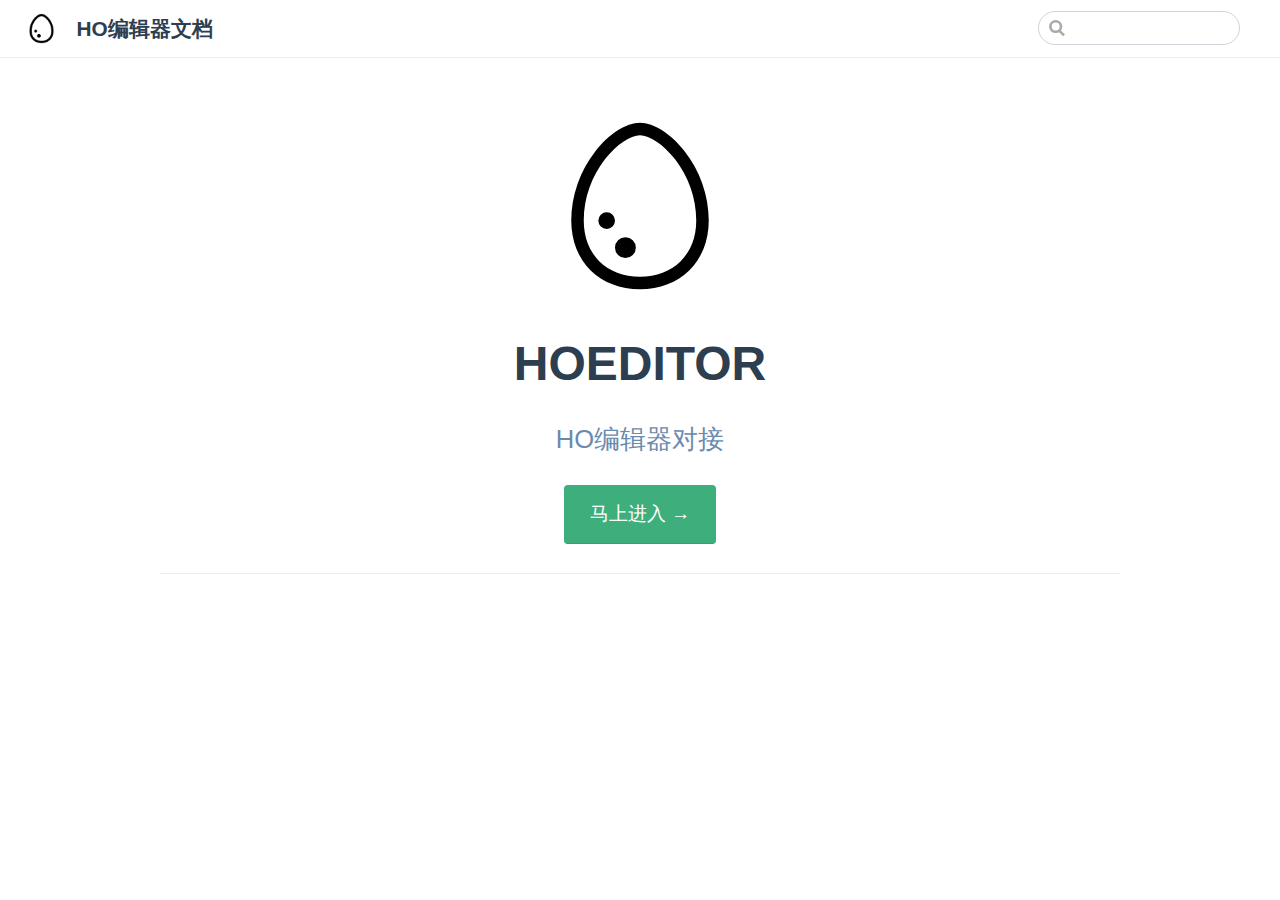
<file: index.html>
<!DOCTYPE html>
<html lang="en-US">
  <head>
    <meta charset="utf-8">
    <meta name="viewport" content="width=device-width,initial-scale=1">
    <title>HO编辑器文档</title>
    <meta name="generator" content="VuePress 1.9.7">
    <link rel="icon" href="/egg.png">
    <meta name="description" content="HO编辑器对接">
    
    <link rel="preload" href="/assets/css/0.styles.d6ad21ed.css" as="style"><link rel="preload" href="/assets/js/app.0fcfc125.js" as="script"><link rel="preload" href="/assets/js/2.1039e009.js" as="script"><link rel="preload" href="/assets/js/7.ea70617f.js" as="script"><link rel="prefetch" href="/assets/js/10.118c8d4e.js"><link rel="prefetch" href="/assets/js/11.eb8d83dc.js"><link rel="prefetch" href="/assets/js/12.8b7a7ac3.js"><link rel="prefetch" href="/assets/js/13.85b4afe2.js"><link rel="prefetch" href="/assets/js/14.a3d30156.js"><link rel="prefetch" href="/assets/js/3.cb90c7cb.js"><link rel="prefetch" href="/assets/js/4.fed29cd2.js"><link rel="prefetch" href="/assets/js/5.c52fa77c.js"><link rel="prefetch" href="/assets/js/6.9c994fff.js"><link rel="prefetch" href="/assets/js/8.bbb2c67e.js"><link rel="prefetch" href="/assets/js/9.37585f2c.js">
    <link rel="stylesheet" href="/assets/css/0.styles.d6ad21ed.css">
  </head>
  <body>
    <div id="app" data-server-rendered="true"><div class="theme-container no-sidebar"><header class="navbar"><div class="sidebar-button"><svg xmlns="http://www.w3.org/2000/svg" aria-hidden="true" role="img" viewBox="0 0 448 512" class="icon"><path fill="currentColor" d="M436 124H12c-6.627 0-12-5.373-12-12V80c0-6.627 5.373-12 12-12h424c6.627 0 12 5.373 12 12v32c0 6.627-5.373 12-12 12zm0 160H12c-6.627 0-12-5.373-12-12v-32c0-6.627 5.373-12 12-12h424c6.627 0 12 5.373 12 12v32c0 6.627-5.373 12-12 12zm0 160H12c-6.627 0-12-5.373-12-12v-32c0-6.627 5.373-12 12-12h424c6.627 0 12 5.373 12 12v32c0 6.627-5.373 12-12 12z"></path></svg></div> <a href="/" aria-current="page" class="home-link router-link-exact-active router-link-active"><img src="/egg.png" alt="HO编辑器文档" class="logo"> <span class="site-name can-hide">HO编辑器文档</span></a> <div class="links"><div class="search-box"><input aria-label="Search" autocomplete="off" spellcheck="false" value=""> <!----></div> <!----></div></header> <div class="sidebar-mask"></div> <aside class="sidebar"><!---->  <!----> </aside> <main aria-labelledby="main-title" class="home"><header class="hero"><img src="/egg.png" alt="hero"> <h1 id="main-title">
      HOEDITOR
    </h1> <p class="description">
      HO编辑器对接
    </p> <p class="action"><a href="/pages/doc/index1.html" class="nav-link action-button">
  马上进入 →
</a></p></header> <!----> <div class="theme-default-content custom content__default"></div> <div class="footer content__footer"></div></main></div><div class="global-ui"></div></div>
    <script src="/assets/js/app.0fcfc125.js" defer></script><script src="/assets/js/2.1039e009.js" defer></script><script src="/assets/js/7.ea70617f.js" defer></script>
  </body>
</html>
</file>
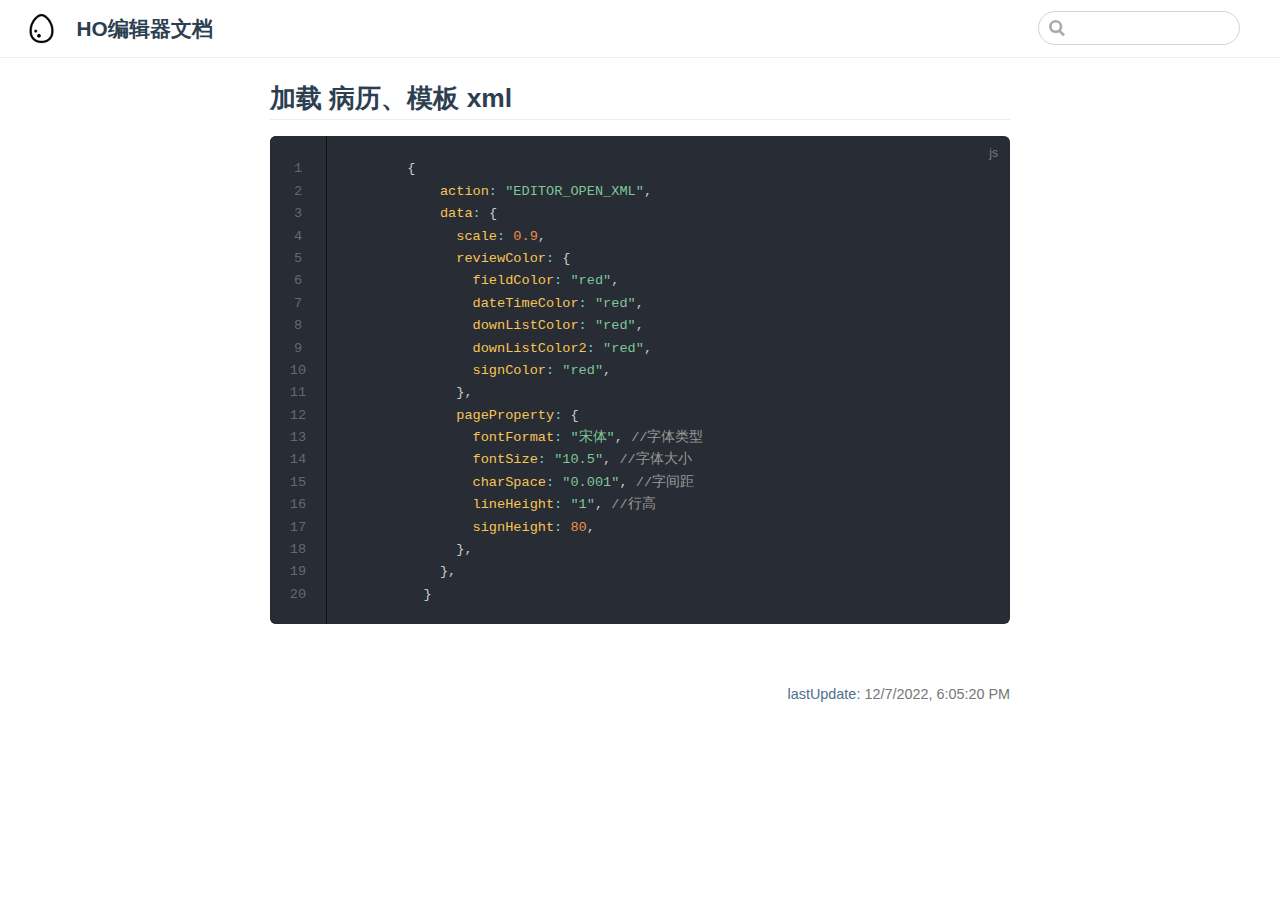
<file: pages/index.html>
<!DOCTYPE html>
<html lang="en-US">
  <head>
    <meta charset="utf-8">
    <meta name="viewport" content="width=device-width,initial-scale=1">
    <title>加载 病历、模板 xml | HO编辑器文档</title>
    <meta name="generator" content="VuePress 1.9.7">
    <link rel="icon" href="/egg.png">
    <meta name="description" content="HO编辑器对接">
    
    <link rel="preload" href="/assets/css/0.styles.d6ad21ed.css" as="style"><link rel="preload" href="/assets/js/app.0fcfc125.js" as="script"><link rel="preload" href="/assets/js/2.1039e009.js" as="script"><link rel="preload" href="/assets/js/14.a3d30156.js" as="script"><link rel="prefetch" href="/assets/js/10.118c8d4e.js"><link rel="prefetch" href="/assets/js/11.eb8d83dc.js"><link rel="prefetch" href="/assets/js/12.8b7a7ac3.js"><link rel="prefetch" href="/assets/js/13.85b4afe2.js"><link rel="prefetch" href="/assets/js/3.cb90c7cb.js"><link rel="prefetch" href="/assets/js/4.fed29cd2.js"><link rel="prefetch" href="/assets/js/5.c52fa77c.js"><link rel="prefetch" href="/assets/js/6.9c994fff.js"><link rel="prefetch" href="/assets/js/7.ea70617f.js"><link rel="prefetch" href="/assets/js/8.bbb2c67e.js"><link rel="prefetch" href="/assets/js/9.37585f2c.js">
    <link rel="stylesheet" href="/assets/css/0.styles.d6ad21ed.css">
  </head>
  <body>
    <div id="app" data-server-rendered="true"><div class="theme-container no-sidebar"><header class="navbar"><div class="sidebar-button"><svg xmlns="http://www.w3.org/2000/svg" aria-hidden="true" role="img" viewBox="0 0 448 512" class="icon"><path fill="currentColor" d="M436 124H12c-6.627 0-12-5.373-12-12V80c0-6.627 5.373-12 12-12h424c6.627 0 12 5.373 12 12v32c0 6.627-5.373 12-12 12zm0 160H12c-6.627 0-12-5.373-12-12v-32c0-6.627 5.373-12 12-12h424c6.627 0 12 5.373 12 12v32c0 6.627-5.373 12-12 12zm0 160H12c-6.627 0-12-5.373-12-12v-32c0-6.627 5.373-12 12-12h424c6.627 0 12 5.373 12 12v32c0 6.627-5.373 12-12 12z"></path></svg></div> <a href="/" class="home-link router-link-active"><img src="/egg.png" alt="HO编辑器文档" class="logo"> <span class="site-name can-hide">HO编辑器文档</span></a> <div class="links"><div class="search-box"><input aria-label="Search" autocomplete="off" spellcheck="false" value=""> <!----></div> <!----></div></header> <div class="sidebar-mask"></div> <aside class="sidebar"><!---->  <!----> </aside> <main class="page"> <div class="theme-default-content content__default"><h2 id="加载-病历、模板-xml"><a href="#加载-病历、模板-xml" class="header-anchor">#</a> 加载 病历、模板 xml</h2> <div class="language-js line-numbers-mode"><pre class="language-js"><code>        <span class="token punctuation">{</span>
            <span class="token literal-property property">action</span><span class="token operator">:</span> <span class="token string">&quot;EDITOR_OPEN_XML&quot;</span><span class="token punctuation">,</span>
            <span class="token literal-property property">data</span><span class="token operator">:</span> <span class="token punctuation">{</span>
              <span class="token literal-property property">scale</span><span class="token operator">:</span> <span class="token number">0.9</span><span class="token punctuation">,</span>
              <span class="token literal-property property">reviewColor</span><span class="token operator">:</span> <span class="token punctuation">{</span>
                <span class="token literal-property property">fieldColor</span><span class="token operator">:</span> <span class="token string">&quot;red&quot;</span><span class="token punctuation">,</span>
                <span class="token literal-property property">dateTimeColor</span><span class="token operator">:</span> <span class="token string">&quot;red&quot;</span><span class="token punctuation">,</span>
                <span class="token literal-property property">downListColor</span><span class="token operator">:</span> <span class="token string">&quot;red&quot;</span><span class="token punctuation">,</span>
                <span class="token literal-property property">downListColor2</span><span class="token operator">:</span> <span class="token string">&quot;red&quot;</span><span class="token punctuation">,</span>
                <span class="token literal-property property">signColor</span><span class="token operator">:</span> <span class="token string">&quot;red&quot;</span><span class="token punctuation">,</span>
              <span class="token punctuation">}</span><span class="token punctuation">,</span>
              <span class="token literal-property property">pageProperty</span><span class="token operator">:</span> <span class="token punctuation">{</span>
                <span class="token literal-property property">fontFormat</span><span class="token operator">:</span> <span class="token string">&quot;宋体&quot;</span><span class="token punctuation">,</span> <span class="token comment">//字体类型</span>
                <span class="token literal-property property">fontSize</span><span class="token operator">:</span> <span class="token string">&quot;10.5&quot;</span><span class="token punctuation">,</span> <span class="token comment">//字体大小</span>
                <span class="token literal-property property">charSpace</span><span class="token operator">:</span> <span class="token string">&quot;0.001&quot;</span><span class="token punctuation">,</span> <span class="token comment">//字间距</span>
                <span class="token literal-property property">lineHeight</span><span class="token operator">:</span> <span class="token string">&quot;1&quot;</span><span class="token punctuation">,</span> <span class="token comment">//行高</span>
                <span class="token literal-property property">signHeight</span><span class="token operator">:</span> <span class="token number">80</span><span class="token punctuation">,</span>
              <span class="token punctuation">}</span><span class="token punctuation">,</span>
            <span class="token punctuation">}</span><span class="token punctuation">,</span>
          <span class="token punctuation">}</span>
</code></pre> <div class="line-numbers-wrapper"><span class="line-number">1</span><br><span class="line-number">2</span><br><span class="line-number">3</span><br><span class="line-number">4</span><br><span class="line-number">5</span><br><span class="line-number">6</span><br><span class="line-number">7</span><br><span class="line-number">8</span><br><span class="line-number">9</span><br><span class="line-number">10</span><br><span class="line-number">11</span><br><span class="line-number">12</span><br><span class="line-number">13</span><br><span class="line-number">14</span><br><span class="line-number">15</span><br><span class="line-number">16</span><br><span class="line-number">17</span><br><span class="line-number">18</span><br><span class="line-number">19</span><br><span class="line-number">20</span><br></div></div></div> <footer class="page-edit"><!----> <div class="last-updated"><span class="prefix">lastUpdate:</span> <span class="time">12/7/2022, 6:05:20 PM</span></div></footer> <!----> </main></div><div class="global-ui"></div></div>
    <script src="/assets/js/app.0fcfc125.js" defer></script><script src="/assets/js/2.1039e009.js" defer></script><script src="/assets/js/14.a3d30156.js" defer></script>
  </body>
</html>
</file>
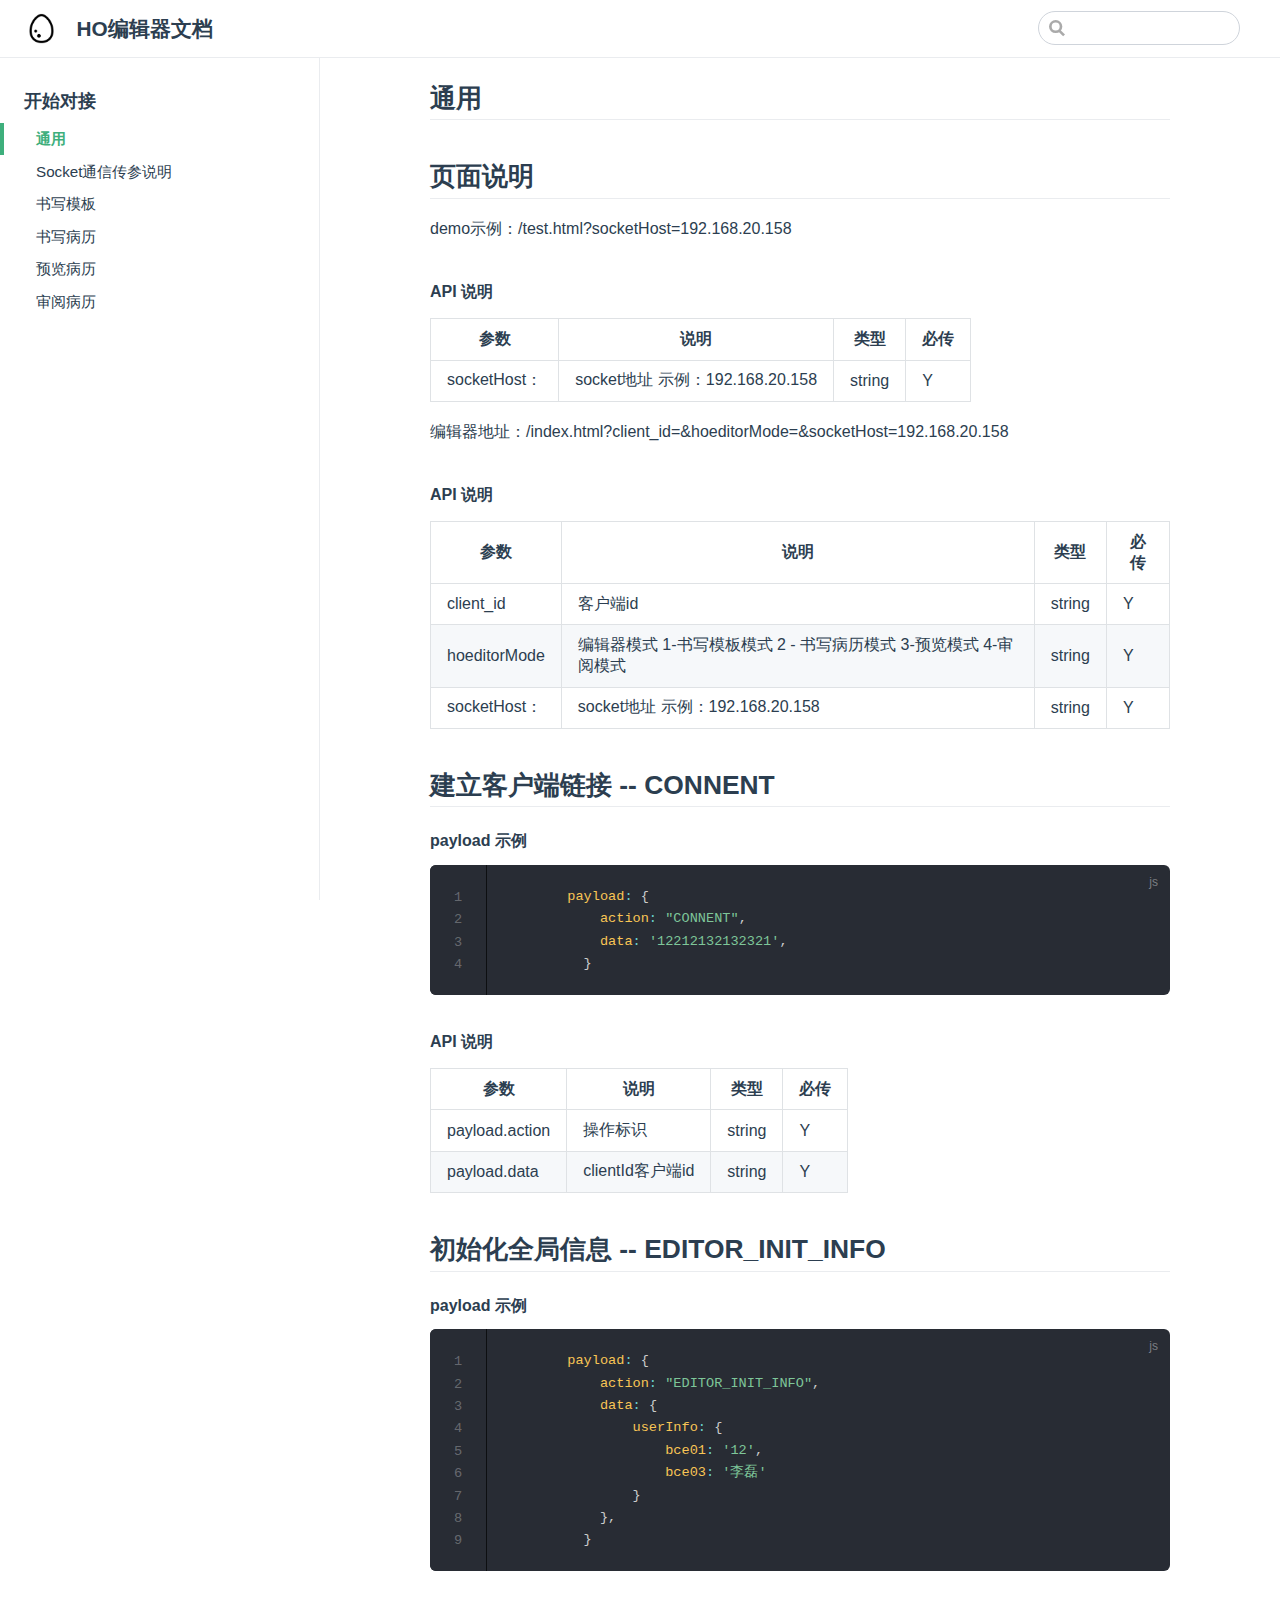
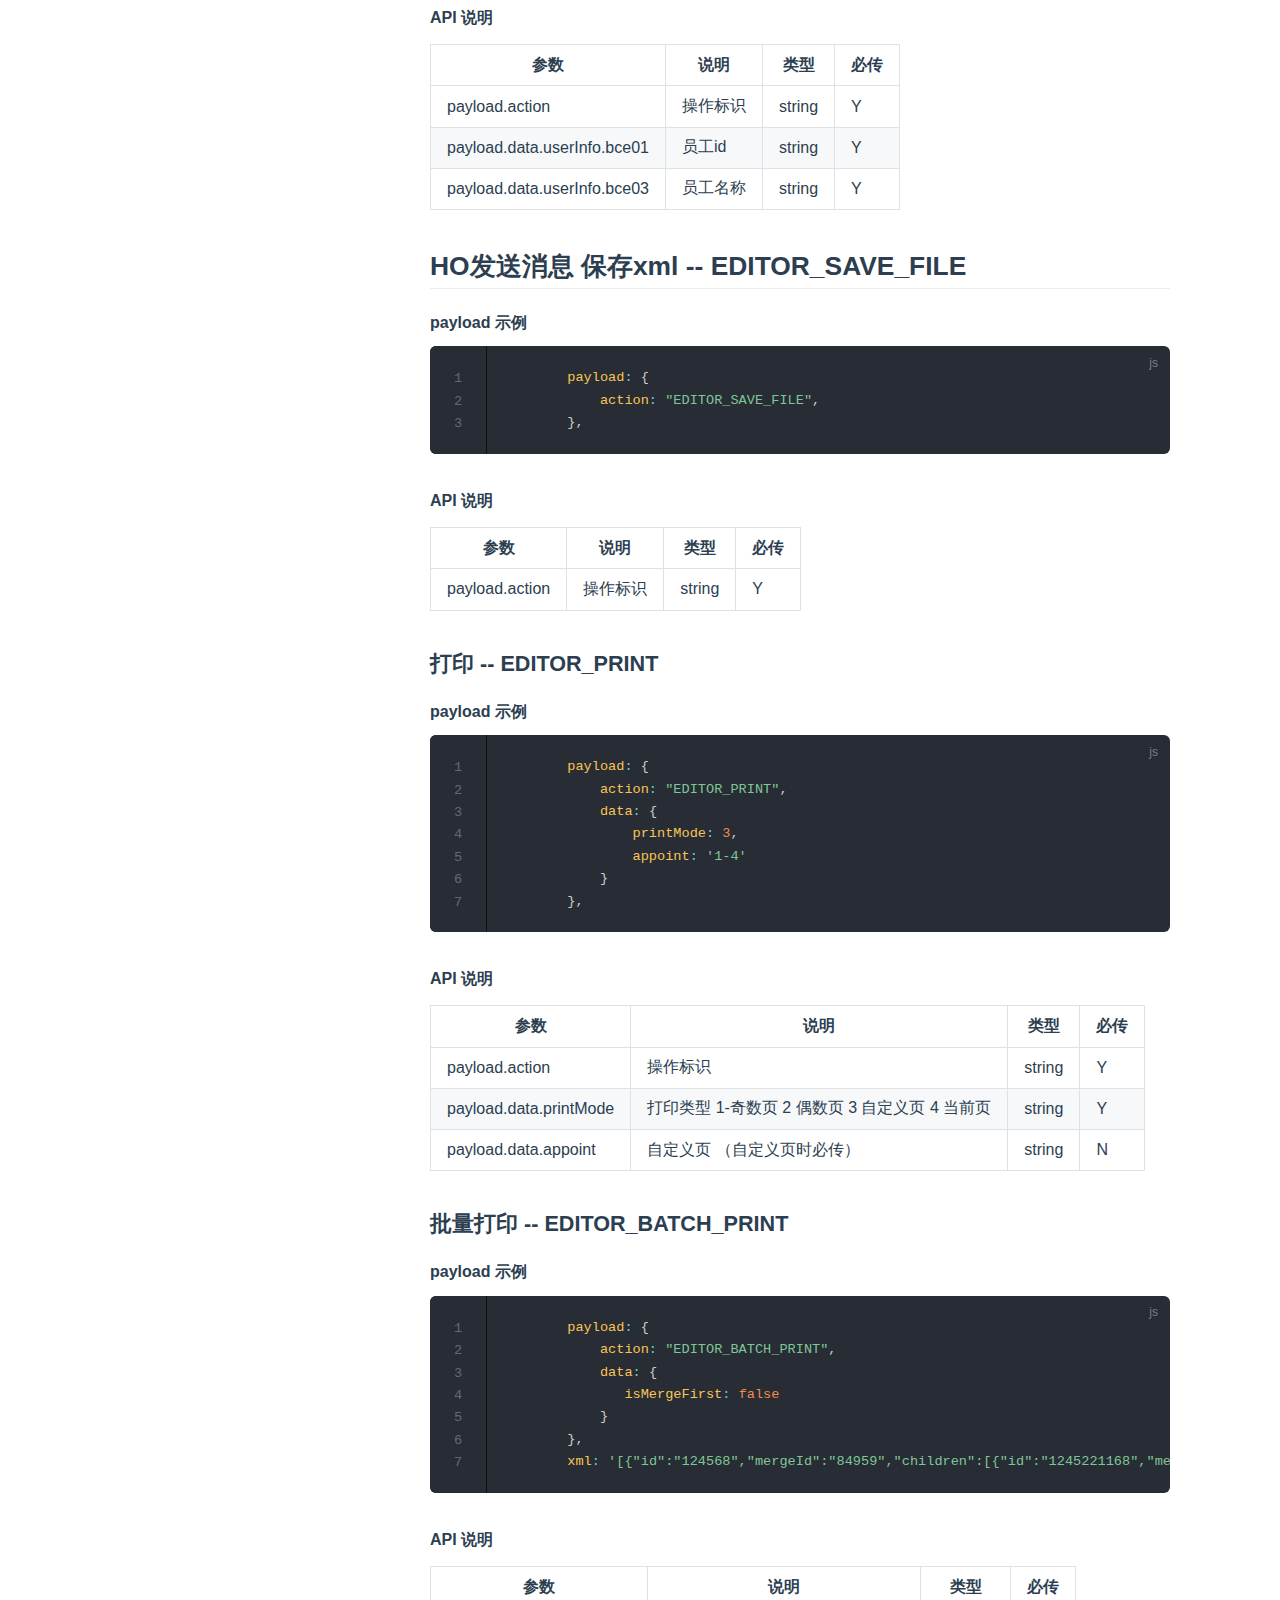
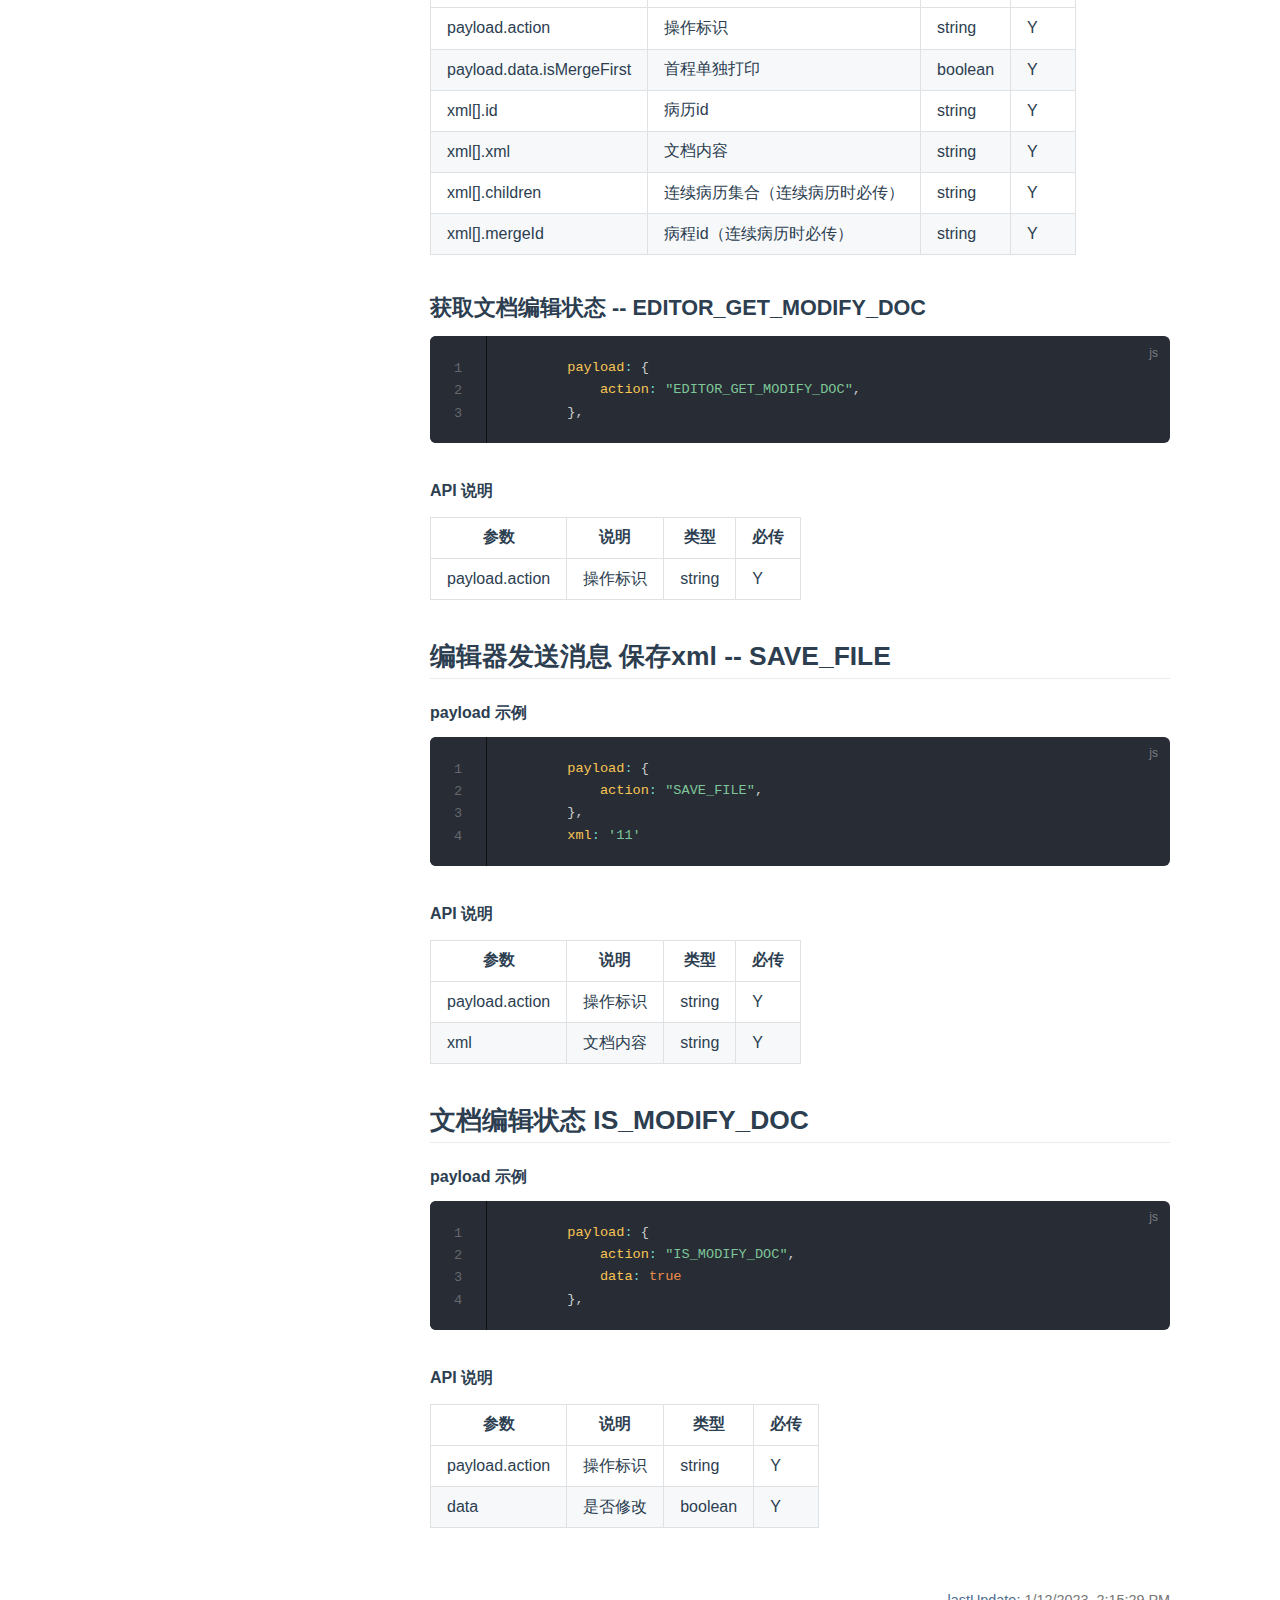
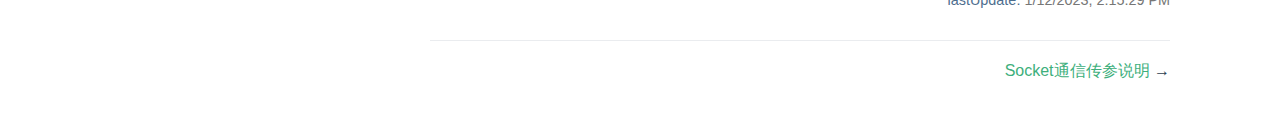
<file: pages/doc/common.html>
<!DOCTYPE html>
<html lang="en-US">
  <head>
    <meta charset="utf-8">
    <meta name="viewport" content="width=device-width,initial-scale=1">
    <title>通用 | HO编辑器文档</title>
    <meta name="generator" content="VuePress 1.9.7">
    <link rel="icon" href="/egg.png">
    <meta name="description" content="HO编辑器对接">
    
    <link rel="preload" href="/assets/css/0.styles.d6ad21ed.css" as="style"><link rel="preload" href="/assets/js/app.0fcfc125.js" as="script"><link rel="preload" href="/assets/js/2.1039e009.js" as="script"><link rel="preload" href="/assets/js/8.bbb2c67e.js" as="script"><link rel="prefetch" href="/assets/js/10.118c8d4e.js"><link rel="prefetch" href="/assets/js/11.eb8d83dc.js"><link rel="prefetch" href="/assets/js/12.8b7a7ac3.js"><link rel="prefetch" href="/assets/js/13.85b4afe2.js"><link rel="prefetch" href="/assets/js/14.a3d30156.js"><link rel="prefetch" href="/assets/js/3.cb90c7cb.js"><link rel="prefetch" href="/assets/js/4.fed29cd2.js"><link rel="prefetch" href="/assets/js/5.c52fa77c.js"><link rel="prefetch" href="/assets/js/6.9c994fff.js"><link rel="prefetch" href="/assets/js/7.ea70617f.js"><link rel="prefetch" href="/assets/js/9.37585f2c.js">
    <link rel="stylesheet" href="/assets/css/0.styles.d6ad21ed.css">
  </head>
  <body>
    <div id="app" data-server-rendered="true"><div class="theme-container"><header class="navbar"><div class="sidebar-button"><svg xmlns="http://www.w3.org/2000/svg" aria-hidden="true" role="img" viewBox="0 0 448 512" class="icon"><path fill="currentColor" d="M436 124H12c-6.627 0-12-5.373-12-12V80c0-6.627 5.373-12 12-12h424c6.627 0 12 5.373 12 12v32c0 6.627-5.373 12-12 12zm0 160H12c-6.627 0-12-5.373-12-12v-32c0-6.627 5.373-12 12-12h424c6.627 0 12 5.373 12 12v32c0 6.627-5.373 12-12 12zm0 160H12c-6.627 0-12-5.373-12-12v-32c0-6.627 5.373-12 12-12h424c6.627 0 12 5.373 12 12v32c0 6.627-5.373 12-12 12z"></path></svg></div> <a href="/" class="home-link router-link-active"><img src="/egg.png" alt="HO编辑器文档" class="logo"> <span class="site-name can-hide">HO编辑器文档</span></a> <div class="links"><div class="search-box"><input aria-label="Search" autocomplete="off" spellcheck="false" value=""> <!----></div> <!----></div></header> <div class="sidebar-mask"></div> <aside class="sidebar"><!---->  <ul class="sidebar-links"><li><section class="sidebar-group depth-0"><p class="sidebar-heading open"><span>开始对接</span> <!----></p> <ul class="sidebar-links sidebar-group-items"><li><a href="/pages/doc/common.html" aria-current="page" class="active sidebar-link">通用</a></li><li><a href="/pages/doc/websocket.html" class="sidebar-link">Socket通信传参说明</a></li><li><a href="/pages/doc/index1.html" class="sidebar-link">书写模板</a></li><li><a href="/pages/doc/index2.html" class="sidebar-link">书写病历</a></li><li><a href="/pages/doc/index3.html" class="sidebar-link">预览病历</a></li><li><a href="/pages/doc/index4.html" class="sidebar-link">审阅病历</a></li></ul></section></li></ul> </aside> <main class="page"> <div class="theme-default-content content__default"><h2 id="通用"><a href="#通用" class="header-anchor">#</a> 通用</h2> <h2 id="页面说明"><a href="#页面说明" class="header-anchor">#</a> 页面说明</h2> <p>demo示例：/test.html?socketHost=192.168.20.158</p> <h4 id="api-说明"><a href="#api-说明" class="header-anchor">#</a> API 说明</h4> <table><thead><tr><th>参数</th> <th>说明</th> <th>类型</th> <th>必传</th></tr></thead> <tbody><tr><td>socketHost：</td> <td>socket地址 示例：192.168.20.158</td> <td>string</td> <td>Y</td></tr></tbody></table> <p>编辑器地址：/index.html?client_id=&amp;hoeditorMode=&amp;socketHost=192.168.20.158</p> <h4 id="api-说明-2"><a href="#api-说明-2" class="header-anchor">#</a> API 说明</h4> <table><thead><tr><th>参数</th> <th>说明</th> <th>类型</th> <th>必传</th></tr></thead> <tbody><tr><td>client_id</td> <td>客户端id</td> <td>string</td> <td>Y</td></tr> <tr><td>hoeditorMode</td> <td>编辑器模式 1-书写模板模式 2 -  书写病历模式 3-预览模式 4-审阅模式</td> <td>string</td> <td>Y</td></tr> <tr><td>socketHost：</td> <td>socket地址 示例：192.168.20.158</td> <td>string</td> <td>Y</td></tr></tbody></table> <h2 id="建立客户端链接-connent"><a href="#建立客户端链接-connent" class="header-anchor">#</a> 建立客户端链接 --  CONNENT</h2> <h4 id="payload-示例"><a href="#payload-示例" class="header-anchor">#</a> payload 示例</h4> <div class="language-js line-numbers-mode"><pre class="language-js"><code>        <span class="token literal-property property">payload</span><span class="token operator">:</span> <span class="token punctuation">{</span>
            <span class="token literal-property property">action</span><span class="token operator">:</span> <span class="token string">&quot;CONNENT&quot;</span><span class="token punctuation">,</span>
            <span class="token literal-property property">data</span><span class="token operator">:</span> <span class="token string">'12212132132321'</span><span class="token punctuation">,</span>
          <span class="token punctuation">}</span>
</code></pre> <div class="line-numbers-wrapper"><span class="line-number">1</span><br><span class="line-number">2</span><br><span class="line-number">3</span><br><span class="line-number">4</span><br></div></div><h4 id="api-说明-3"><a href="#api-说明-3" class="header-anchor">#</a> API 说明</h4> <table><thead><tr><th>参数</th> <th>说明</th> <th>类型</th> <th>必传</th></tr></thead> <tbody><tr><td>payload.action</td> <td>操作标识</td> <td>string</td> <td>Y</td></tr> <tr><td>payload.data</td> <td>clientId客户端id</td> <td>string</td> <td>Y</td></tr></tbody></table> <h2 id="初始化全局信息-editor-init-info"><a href="#初始化全局信息-editor-init-info" class="header-anchor">#</a> 初始化全局信息 --  EDITOR_INIT_INFO</h2> <h4 id="payload-示例-2"><a href="#payload-示例-2" class="header-anchor">#</a> payload 示例</h4> <div class="language-js line-numbers-mode"><pre class="language-js"><code>        <span class="token literal-property property">payload</span><span class="token operator">:</span> <span class="token punctuation">{</span>
            <span class="token literal-property property">action</span><span class="token operator">:</span> <span class="token string">&quot;EDITOR_INIT_INFO&quot;</span><span class="token punctuation">,</span>
            <span class="token literal-property property">data</span><span class="token operator">:</span> <span class="token punctuation">{</span>
                <span class="token literal-property property">userInfo</span><span class="token operator">:</span> <span class="token punctuation">{</span>
                    <span class="token literal-property property">bce01</span><span class="token operator">:</span> <span class="token string">'12'</span><span class="token punctuation">,</span>
                    <span class="token literal-property property">bce03</span><span class="token operator">:</span> <span class="token string">'李磊'</span>
                <span class="token punctuation">}</span>
            <span class="token punctuation">}</span><span class="token punctuation">,</span>
          <span class="token punctuation">}</span>
</code></pre> <div class="line-numbers-wrapper"><span class="line-number">1</span><br><span class="line-number">2</span><br><span class="line-number">3</span><br><span class="line-number">4</span><br><span class="line-number">5</span><br><span class="line-number">6</span><br><span class="line-number">7</span><br><span class="line-number">8</span><br><span class="line-number">9</span><br></div></div><h4 id="api-说明-4"><a href="#api-说明-4" class="header-anchor">#</a> API 说明</h4> <table><thead><tr><th>参数</th> <th>说明</th> <th>类型</th> <th>必传</th></tr></thead> <tbody><tr><td>payload.action</td> <td>操作标识</td> <td>string</td> <td>Y</td></tr> <tr><td>payload.data.userInfo.bce01</td> <td>员工id</td> <td>string</td> <td>Y</td></tr> <tr><td>payload.data.userInfo.bce03</td> <td>员工名称</td> <td>string</td> <td>Y</td></tr></tbody></table> <h2 id="ho发送消息-保存xml-editor-save-file"><a href="#ho发送消息-保存xml-editor-save-file" class="header-anchor">#</a> HO发送消息 保存xml --  EDITOR_SAVE_FILE</h2> <h4 id="payload-示例-3"><a href="#payload-示例-3" class="header-anchor">#</a> payload 示例</h4> <div class="language-js line-numbers-mode"><pre class="language-js"><code>        <span class="token literal-property property">payload</span><span class="token operator">:</span> <span class="token punctuation">{</span>
            <span class="token literal-property property">action</span><span class="token operator">:</span> <span class="token string">&quot;EDITOR_SAVE_FILE&quot;</span><span class="token punctuation">,</span>
        <span class="token punctuation">}</span><span class="token punctuation">,</span>
</code></pre> <div class="line-numbers-wrapper"><span class="line-number">1</span><br><span class="line-number">2</span><br><span class="line-number">3</span><br></div></div><h4 id="api-说明-5"><a href="#api-说明-5" class="header-anchor">#</a> API 说明</h4> <table><thead><tr><th>参数</th> <th>说明</th> <th>类型</th> <th>必传</th></tr></thead> <tbody><tr><td>payload.action</td> <td>操作标识</td> <td>string</td> <td>Y</td></tr></tbody></table> <h3 id="打印-editor-print"><a href="#打印-editor-print" class="header-anchor">#</a> 打印  -- EDITOR_PRINT</h3> <h4 id="payload-示例-4"><a href="#payload-示例-4" class="header-anchor">#</a> payload 示例</h4> <div class="language-js line-numbers-mode"><pre class="language-js"><code>        <span class="token literal-property property">payload</span><span class="token operator">:</span> <span class="token punctuation">{</span>
            <span class="token literal-property property">action</span><span class="token operator">:</span> <span class="token string">&quot;EDITOR_PRINT&quot;</span><span class="token punctuation">,</span>
            <span class="token literal-property property">data</span><span class="token operator">:</span> <span class="token punctuation">{</span>
                <span class="token literal-property property">printMode</span><span class="token operator">:</span> <span class="token number">3</span><span class="token punctuation">,</span>
                <span class="token literal-property property">appoint</span><span class="token operator">:</span> <span class="token string">'1-4'</span>
            <span class="token punctuation">}</span>
        <span class="token punctuation">}</span><span class="token punctuation">,</span>
</code></pre> <div class="line-numbers-wrapper"><span class="line-number">1</span><br><span class="line-number">2</span><br><span class="line-number">3</span><br><span class="line-number">4</span><br><span class="line-number">5</span><br><span class="line-number">6</span><br><span class="line-number">7</span><br></div></div><h4 id="api-说明-6"><a href="#api-说明-6" class="header-anchor">#</a> API 说明</h4> <table><thead><tr><th>参数</th> <th>说明</th> <th>类型</th> <th>必传</th></tr></thead> <tbody><tr><td>payload.action</td> <td>操作标识</td> <td>string</td> <td>Y</td></tr> <tr><td>payload.data.printMode</td> <td>打印类型 1-奇数页 2 偶数页 3 自定义页 4 当前页</td> <td>string</td> <td>Y</td></tr> <tr><td>payload.data.appoint</td> <td>自定义页 （自定义页时必传）</td> <td>string</td> <td>N</td></tr></tbody></table> <h3 id="批量打印-editor-batch-print"><a href="#批量打印-editor-batch-print" class="header-anchor">#</a> 批量打印 -- EDITOR_BATCH_PRINT</h3> <h4 id="payload-示例-5"><a href="#payload-示例-5" class="header-anchor">#</a> payload 示例</h4> <div class="language-js line-numbers-mode"><pre class="language-js"><code>        <span class="token literal-property property">payload</span><span class="token operator">:</span> <span class="token punctuation">{</span>
            <span class="token literal-property property">action</span><span class="token operator">:</span> <span class="token string">&quot;EDITOR_BATCH_PRINT&quot;</span><span class="token punctuation">,</span>
            <span class="token literal-property property">data</span><span class="token operator">:</span> <span class="token punctuation">{</span>
               <span class="token literal-property property">isMergeFirst</span><span class="token operator">:</span> <span class="token boolean">false</span>
            <span class="token punctuation">}</span>
        <span class="token punctuation">}</span><span class="token punctuation">,</span>
        <span class="token literal-property property">xml</span><span class="token operator">:</span> <span class="token string">'[{&quot;id&quot;:&quot;124568&quot;,&quot;mergeId&quot;:&quot;84959&quot;,&quot;children&quot;:[{&quot;id&quot;:&quot;1245221168&quot;,&quot;mergeId&quot;:&quot;84959&quot;,&quot;xml&quot;:&quot;&lt;xml&gt;84911159&lt;/xml&gt;&quot;},{&quot;id&quot;:&quot;124522111168&quot;,&quot;mergeId&quot;:&quot;84959&quot;,&quot;xml&quot;:&quot;&lt;xml&gt;849112332159&lt;/xml&gt;&quot;}]},{&quot;id&quot;:&quot;12431568&quot;,&quot;xml&quot;:&quot;&lt;xml&gt;121212&lt;/xml&gt;&quot;},{&quot;id&quot;:&quot;124522168&quot;,&quot;xml&quot;:&quot;&lt;xml&gt;8491115129&lt;/xml&gt;&quot;}]'</span>
</code></pre> <div class="line-numbers-wrapper"><span class="line-number">1</span><br><span class="line-number">2</span><br><span class="line-number">3</span><br><span class="line-number">4</span><br><span class="line-number">5</span><br><span class="line-number">6</span><br><span class="line-number">7</span><br></div></div><h4 id="api-说明-7"><a href="#api-说明-7" class="header-anchor">#</a> API 说明</h4> <table><thead><tr><th>参数</th> <th>说明</th> <th>类型</th> <th>必传</th></tr></thead> <tbody><tr><td>payload.action</td> <td>操作标识</td> <td>string</td> <td>Y</td></tr> <tr><td>payload.data.isMergeFirst</td> <td>首程单独打印</td> <td>boolean</td> <td>Y</td></tr> <tr><td>xml[].id</td> <td>病历id</td> <td>string</td> <td>Y</td></tr> <tr><td>xml[].xml</td> <td>文档内容</td> <td>string</td> <td>Y</td></tr> <tr><td>xml[].children</td> <td>连续病历集合（连续病历时必传）</td> <td>string</td> <td>Y</td></tr> <tr><td>xml[].mergeId</td> <td>病程id（连续病历时必传）</td> <td>string</td> <td>Y</td></tr></tbody></table> <h3 id="获取文档编辑状态-editor-get-modify-doc"><a href="#获取文档编辑状态-editor-get-modify-doc" class="header-anchor">#</a> 获取文档编辑状态 -- EDITOR_GET_MODIFY_DOC</h3> <div class="language-js line-numbers-mode"><pre class="language-js"><code>        <span class="token literal-property property">payload</span><span class="token operator">:</span> <span class="token punctuation">{</span>
            <span class="token literal-property property">action</span><span class="token operator">:</span> <span class="token string">&quot;EDITOR_GET_MODIFY_DOC&quot;</span><span class="token punctuation">,</span>
        <span class="token punctuation">}</span><span class="token punctuation">,</span>
</code></pre> <div class="line-numbers-wrapper"><span class="line-number">1</span><br><span class="line-number">2</span><br><span class="line-number">3</span><br></div></div><h4 id="api-说明-8"><a href="#api-说明-8" class="header-anchor">#</a> API 说明</h4> <table><thead><tr><th>参数</th> <th>说明</th> <th>类型</th> <th>必传</th></tr></thead> <tbody><tr><td>payload.action</td> <td>操作标识</td> <td>string</td> <td>Y</td></tr></tbody></table> <h2 id="编辑器发送消息-保存xml-save-file"><a href="#编辑器发送消息-保存xml-save-file" class="header-anchor">#</a> 编辑器发送消息 保存xml --  SAVE_FILE</h2> <h4 id="payload-示例-6"><a href="#payload-示例-6" class="header-anchor">#</a> payload 示例</h4> <div class="language-js line-numbers-mode"><pre class="language-js"><code>        <span class="token literal-property property">payload</span><span class="token operator">:</span> <span class="token punctuation">{</span>
            <span class="token literal-property property">action</span><span class="token operator">:</span> <span class="token string">&quot;SAVE_FILE&quot;</span><span class="token punctuation">,</span>
        <span class="token punctuation">}</span><span class="token punctuation">,</span>
        <span class="token literal-property property">xml</span><span class="token operator">:</span> <span class="token string">'11'</span>
</code></pre> <div class="line-numbers-wrapper"><span class="line-number">1</span><br><span class="line-number">2</span><br><span class="line-number">3</span><br><span class="line-number">4</span><br></div></div><h4 id="api-说明-9"><a href="#api-说明-9" class="header-anchor">#</a> API 说明</h4> <table><thead><tr><th>参数</th> <th>说明</th> <th>类型</th> <th>必传</th></tr></thead> <tbody><tr><td>payload.action</td> <td>操作标识</td> <td>string</td> <td>Y</td></tr> <tr><td>xml</td> <td>文档内容</td> <td>string</td> <td>Y</td></tr></tbody></table> <h2 id="文档编辑状态-is-modify-doc"><a href="#文档编辑状态-is-modify-doc" class="header-anchor">#</a> 文档编辑状态  IS_MODIFY_DOC</h2> <h4 id="payload-示例-7"><a href="#payload-示例-7" class="header-anchor">#</a> payload 示例</h4> <div class="language-js line-numbers-mode"><pre class="language-js"><code>        <span class="token literal-property property">payload</span><span class="token operator">:</span> <span class="token punctuation">{</span>
            <span class="token literal-property property">action</span><span class="token operator">:</span> <span class="token string">&quot;IS_MODIFY_DOC&quot;</span><span class="token punctuation">,</span>
            <span class="token literal-property property">data</span><span class="token operator">:</span> <span class="token boolean">true</span>
        <span class="token punctuation">}</span><span class="token punctuation">,</span>
</code></pre> <div class="line-numbers-wrapper"><span class="line-number">1</span><br><span class="line-number">2</span><br><span class="line-number">3</span><br><span class="line-number">4</span><br></div></div><h4 id="api-说明-10"><a href="#api-说明-10" class="header-anchor">#</a> API 说明</h4> <table><thead><tr><th>参数</th> <th>说明</th> <th>类型</th> <th>必传</th></tr></thead> <tbody><tr><td>payload.action</td> <td>操作标识</td> <td>string</td> <td>Y</td></tr> <tr><td>data</td> <td>是否修改</td> <td>boolean</td> <td>Y</td></tr></tbody></table></div> <footer class="page-edit"><!----> <div class="last-updated"><span class="prefix">lastUpdate:</span> <span class="time">1/12/2023, 2:15:29 PM</span></div></footer> <div class="page-nav"><p class="inner"><!----> <span class="next"><a href="/pages/doc/websocket.html">
        Socket通信传参说明
      </a>
      →
    </span></p></div> </main></div><div class="global-ui"></div></div>
    <script src="/assets/js/app.0fcfc125.js" defer></script><script src="/assets/js/2.1039e009.js" defer></script><script src="/assets/js/8.bbb2c67e.js" defer></script>
  </body>
</html>
</file>
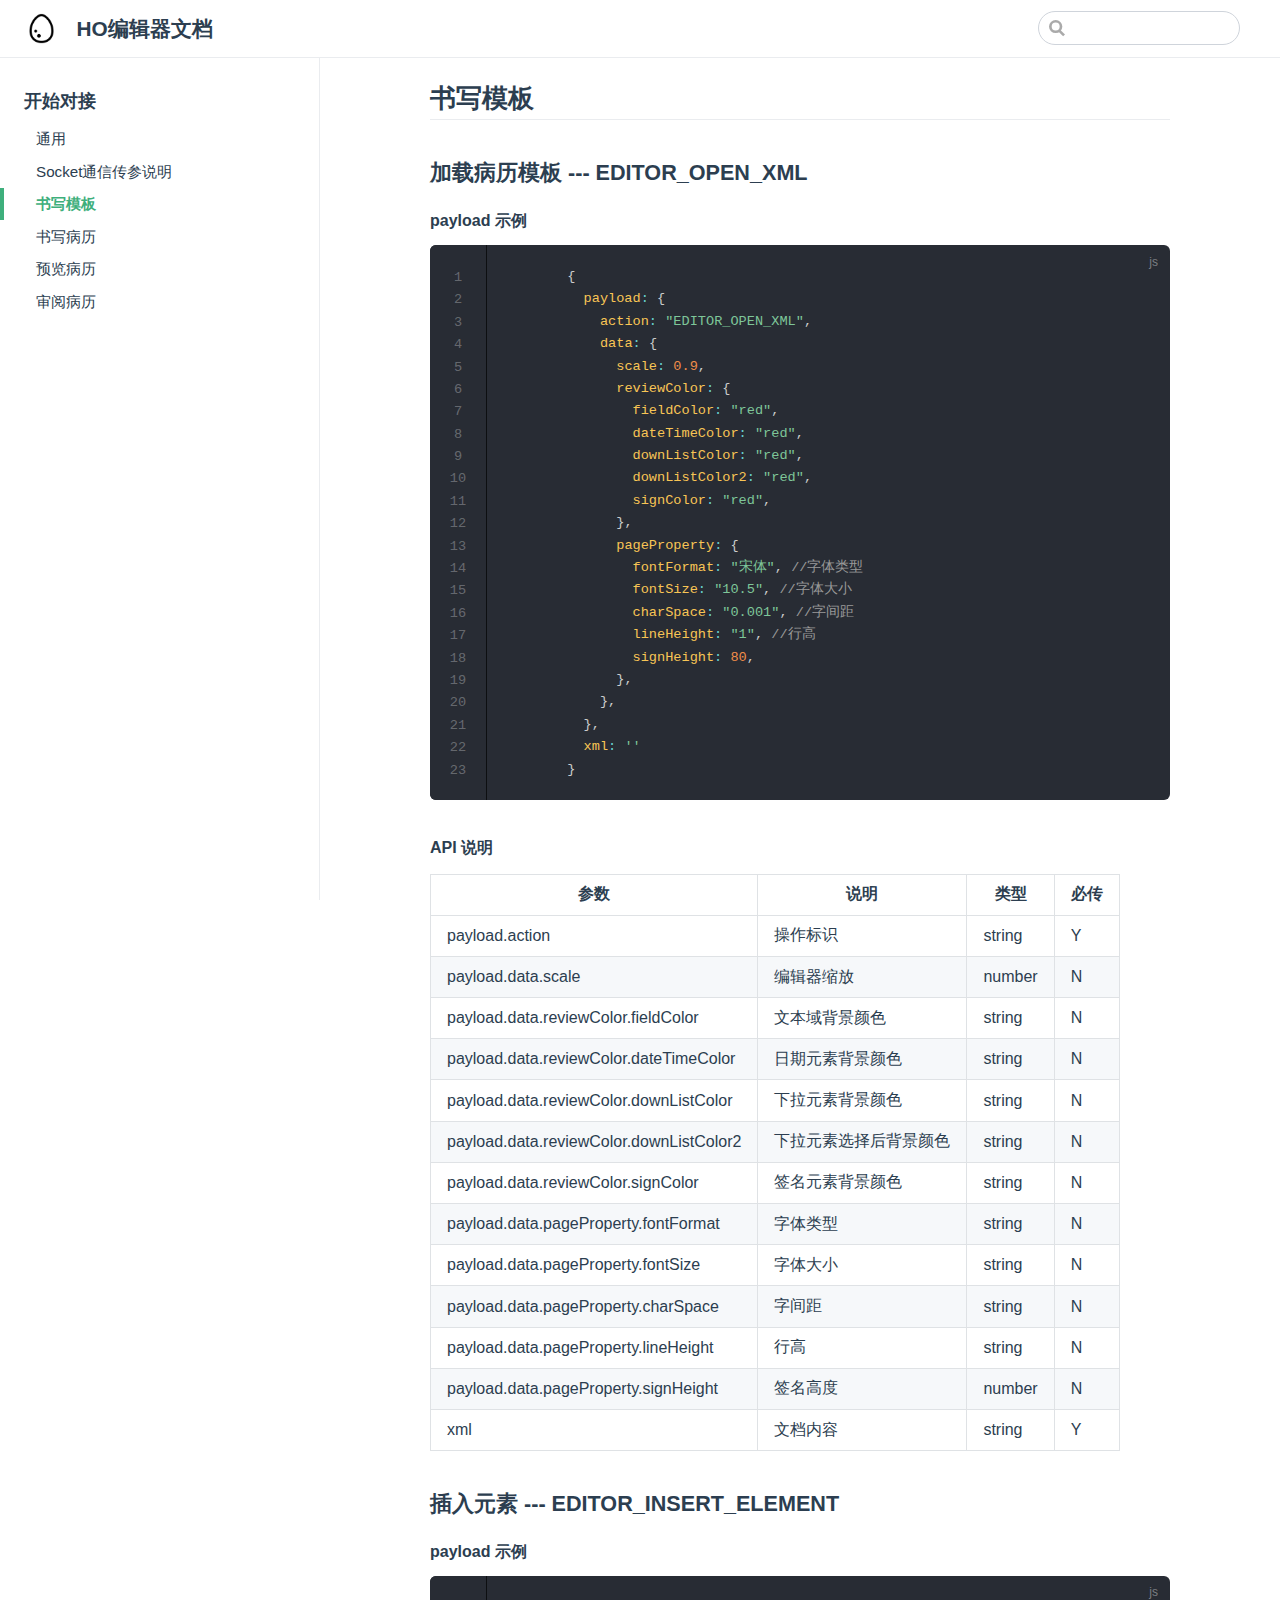
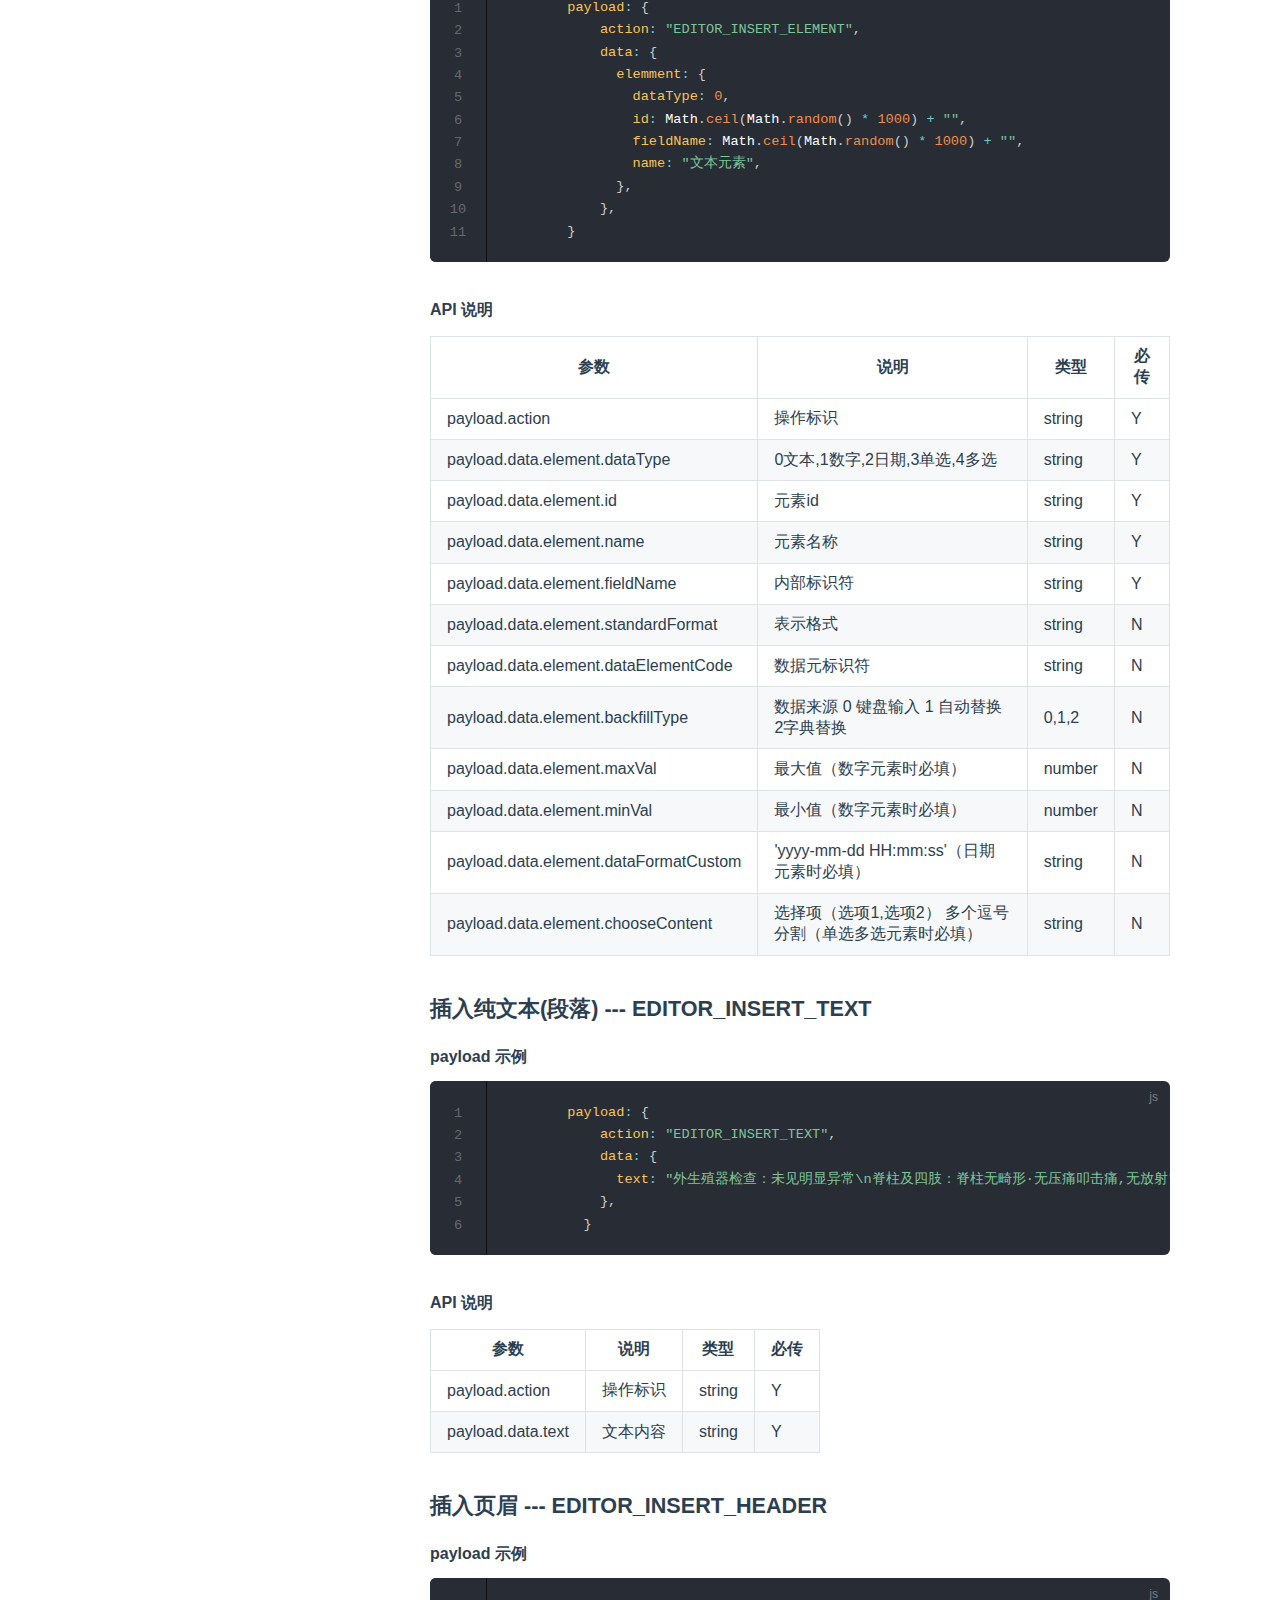
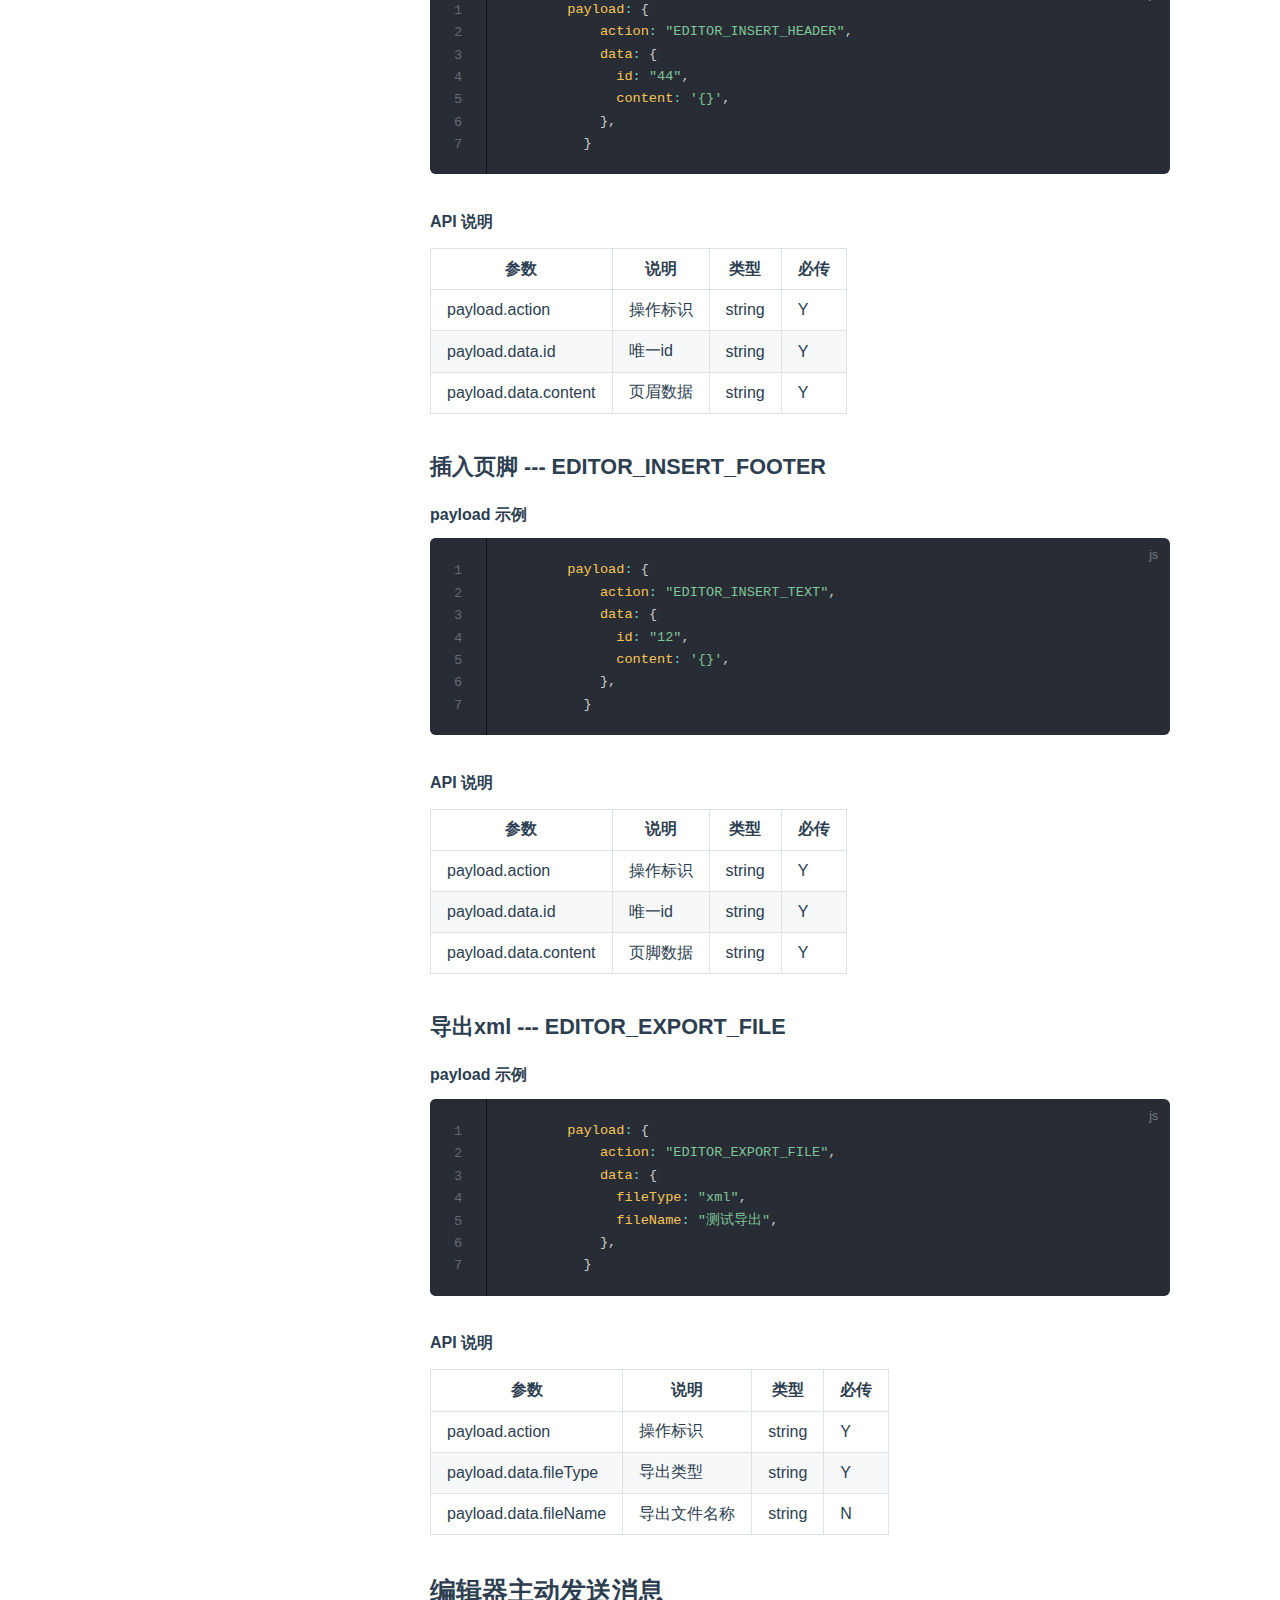
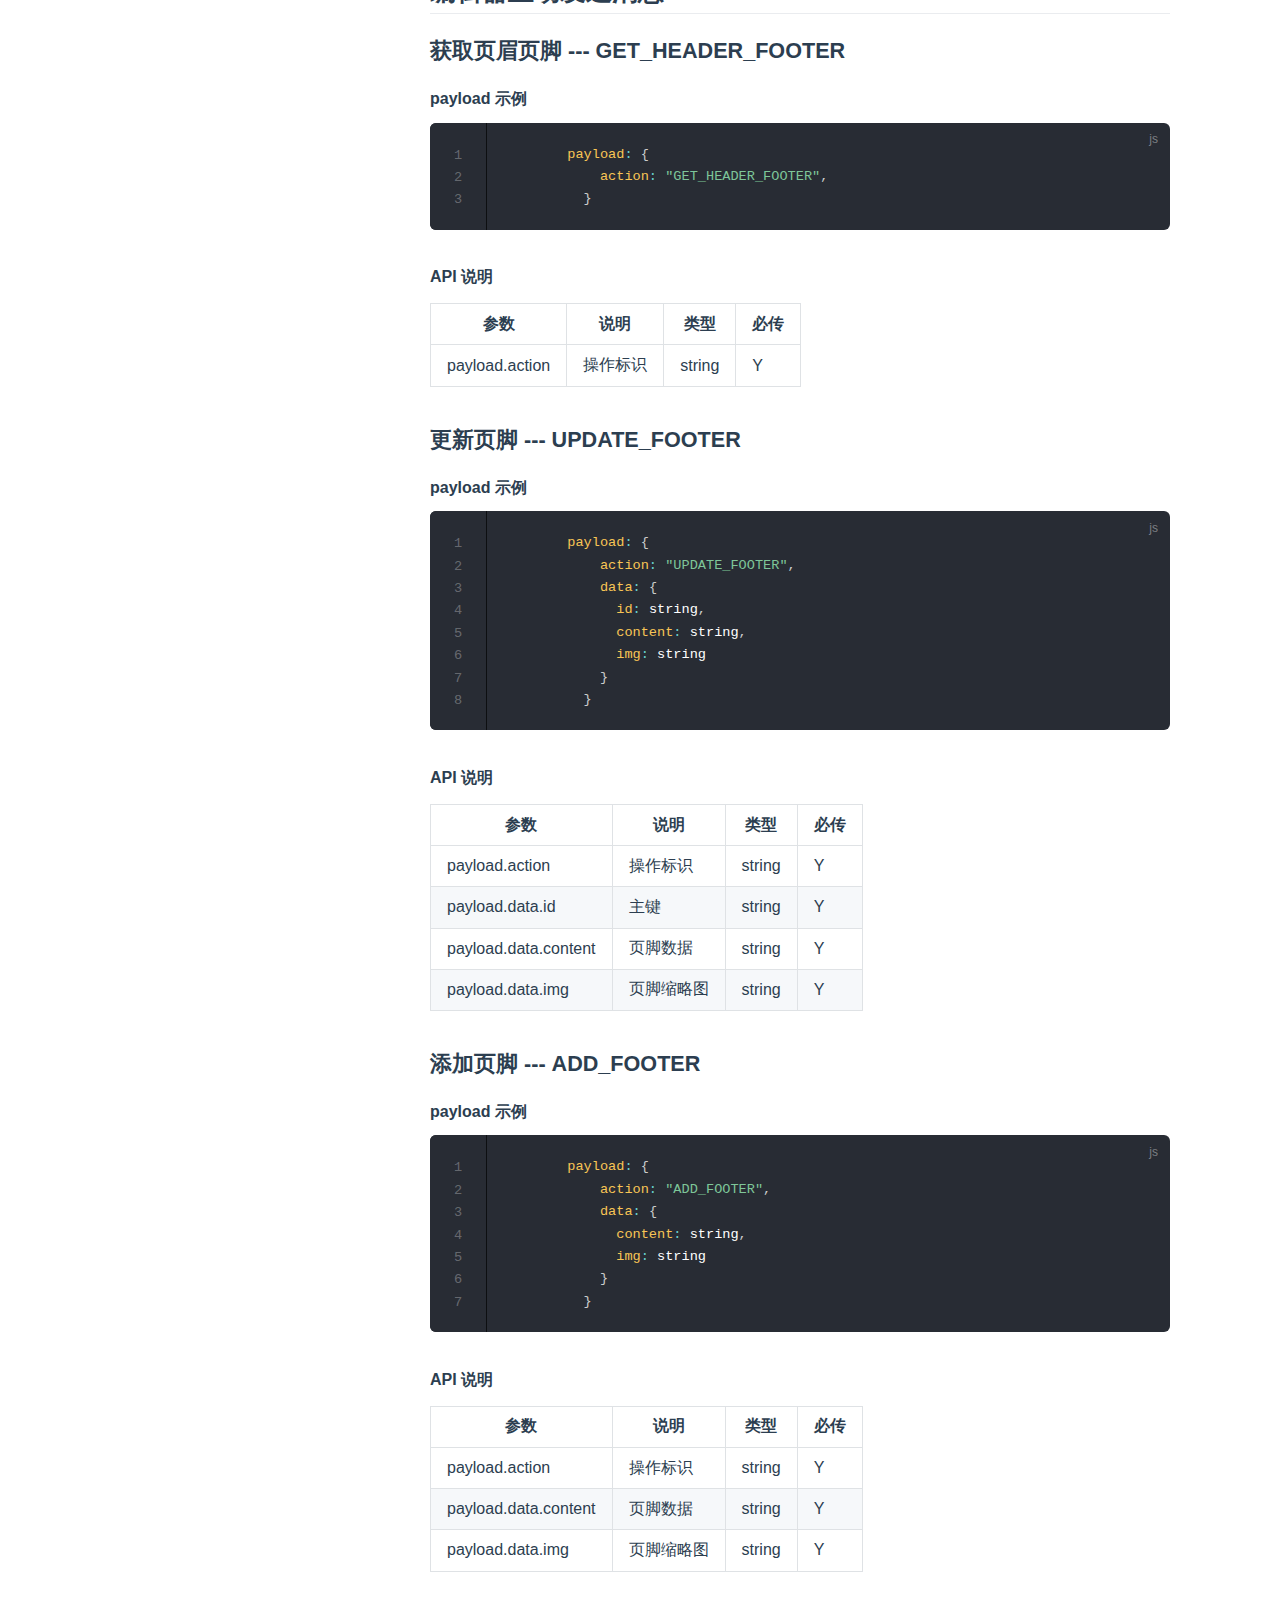
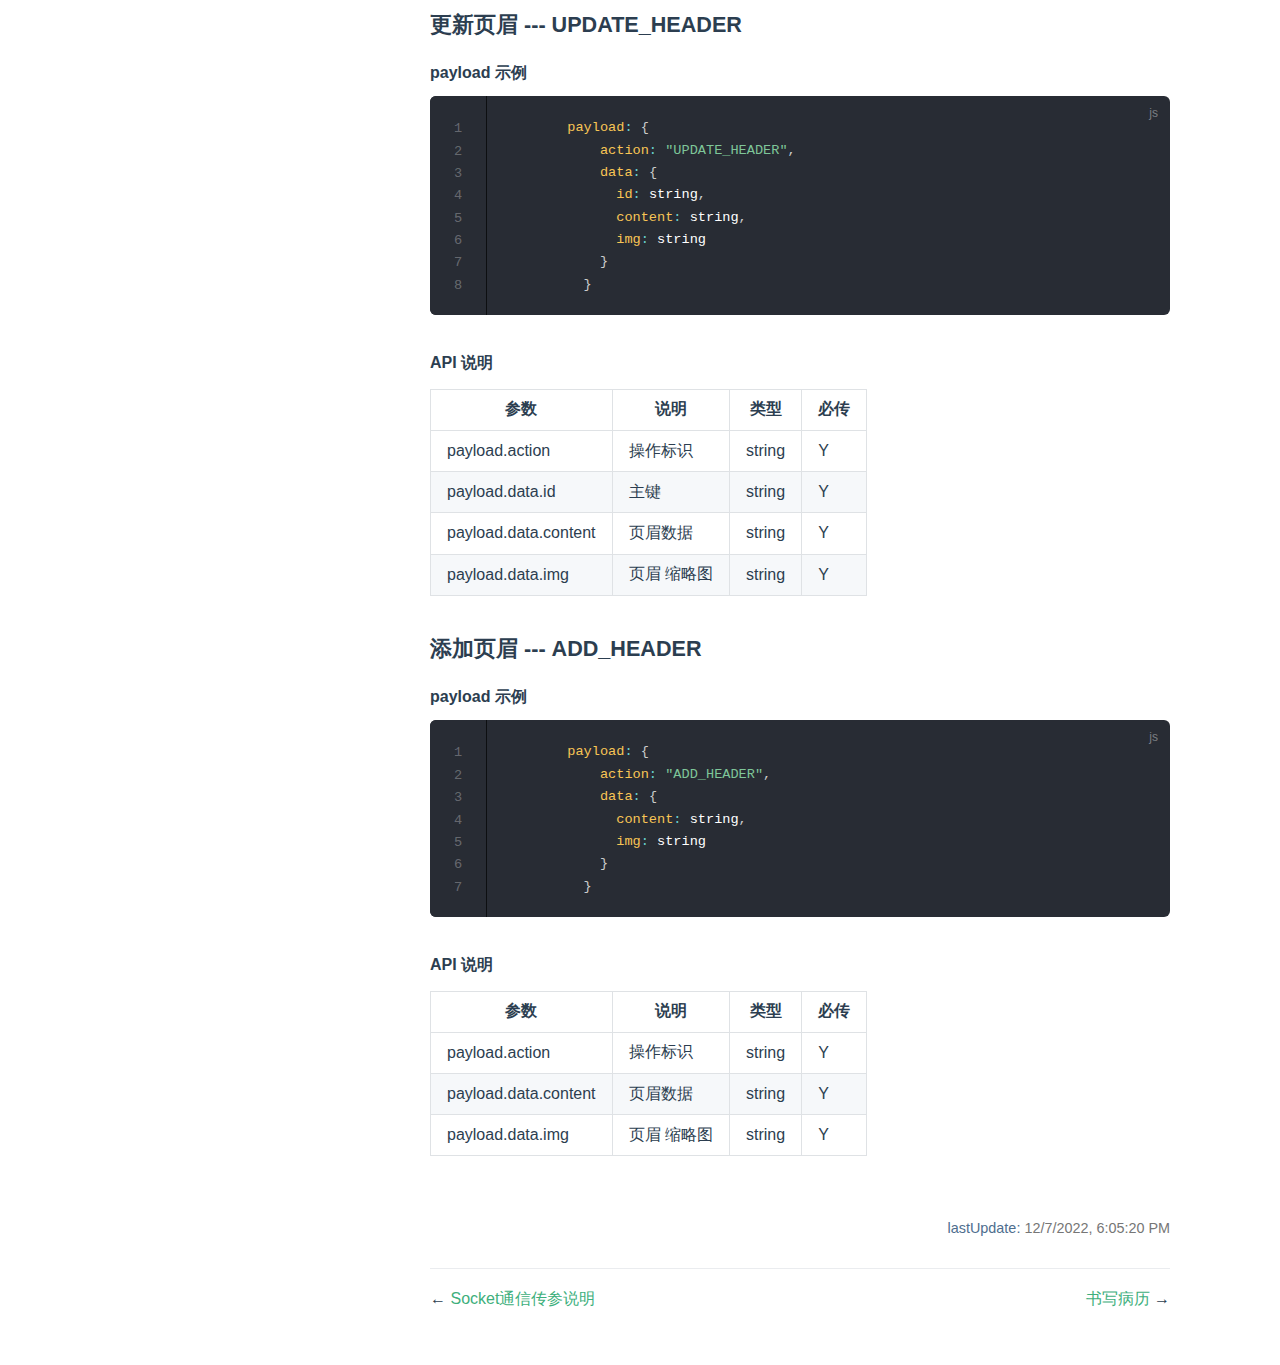
<file: pages/doc/index1.html>
<!DOCTYPE html>
<html lang="en-US">
  <head>
    <meta charset="utf-8">
    <meta name="viewport" content="width=device-width,initial-scale=1">
    <title>书写模板 | HO编辑器文档</title>
    <meta name="generator" content="VuePress 1.9.7">
    <link rel="icon" href="/egg.png">
    <meta name="description" content="HO编辑器对接">
    
    <link rel="preload" href="/assets/css/0.styles.d6ad21ed.css" as="style"><link rel="preload" href="/assets/js/app.0fcfc125.js" as="script"><link rel="preload" href="/assets/js/2.1039e009.js" as="script"><link rel="preload" href="/assets/js/9.37585f2c.js" as="script"><link rel="prefetch" href="/assets/js/10.118c8d4e.js"><link rel="prefetch" href="/assets/js/11.eb8d83dc.js"><link rel="prefetch" href="/assets/js/12.8b7a7ac3.js"><link rel="prefetch" href="/assets/js/13.85b4afe2.js"><link rel="prefetch" href="/assets/js/14.a3d30156.js"><link rel="prefetch" href="/assets/js/3.cb90c7cb.js"><link rel="prefetch" href="/assets/js/4.fed29cd2.js"><link rel="prefetch" href="/assets/js/5.c52fa77c.js"><link rel="prefetch" href="/assets/js/6.9c994fff.js"><link rel="prefetch" href="/assets/js/7.ea70617f.js"><link rel="prefetch" href="/assets/js/8.bbb2c67e.js">
    <link rel="stylesheet" href="/assets/css/0.styles.d6ad21ed.css">
  </head>
  <body>
    <div id="app" data-server-rendered="true"><div class="theme-container"><header class="navbar"><div class="sidebar-button"><svg xmlns="http://www.w3.org/2000/svg" aria-hidden="true" role="img" viewBox="0 0 448 512" class="icon"><path fill="currentColor" d="M436 124H12c-6.627 0-12-5.373-12-12V80c0-6.627 5.373-12 12-12h424c6.627 0 12 5.373 12 12v32c0 6.627-5.373 12-12 12zm0 160H12c-6.627 0-12-5.373-12-12v-32c0-6.627 5.373-12 12-12h424c6.627 0 12 5.373 12 12v32c0 6.627-5.373 12-12 12zm0 160H12c-6.627 0-12-5.373-12-12v-32c0-6.627 5.373-12 12-12h424c6.627 0 12 5.373 12 12v32c0 6.627-5.373 12-12 12z"></path></svg></div> <a href="/" class="home-link router-link-active"><img src="/egg.png" alt="HO编辑器文档" class="logo"> <span class="site-name can-hide">HO编辑器文档</span></a> <div class="links"><div class="search-box"><input aria-label="Search" autocomplete="off" spellcheck="false" value=""> <!----></div> <!----></div></header> <div class="sidebar-mask"></div> <aside class="sidebar"><!---->  <ul class="sidebar-links"><li><section class="sidebar-group depth-0"><p class="sidebar-heading open"><span>开始对接</span> <!----></p> <ul class="sidebar-links sidebar-group-items"><li><a href="/pages/doc/common.html" class="sidebar-link">通用</a></li><li><a href="/pages/doc/websocket.html" class="sidebar-link">Socket通信传参说明</a></li><li><a href="/pages/doc/index1.html" aria-current="page" class="active sidebar-link">书写模板</a></li><li><a href="/pages/doc/index2.html" class="sidebar-link">书写病历</a></li><li><a href="/pages/doc/index3.html" class="sidebar-link">预览病历</a></li><li><a href="/pages/doc/index4.html" class="sidebar-link">审阅病历</a></li></ul></section></li></ul> </aside> <main class="page"> <div class="theme-default-content content__default"><h2 id="书写模板"><a href="#书写模板" class="header-anchor">#</a> 书写模板</h2> <h3 id="加载病历模板-editor-open-xml"><a href="#加载病历模板-editor-open-xml" class="header-anchor">#</a> 加载病历模板 --- EDITOR_OPEN_XML</h3> <h4 id="payload-示例"><a href="#payload-示例" class="header-anchor">#</a> payload 示例</h4> <div class="language-js line-numbers-mode"><pre class="language-js"><code>        <span class="token punctuation">{</span>
          <span class="token literal-property property">payload</span><span class="token operator">:</span> <span class="token punctuation">{</span>
            <span class="token literal-property property">action</span><span class="token operator">:</span> <span class="token string">&quot;EDITOR_OPEN_XML&quot;</span><span class="token punctuation">,</span>
            <span class="token literal-property property">data</span><span class="token operator">:</span> <span class="token punctuation">{</span>
              <span class="token literal-property property">scale</span><span class="token operator">:</span> <span class="token number">0.9</span><span class="token punctuation">,</span>
              <span class="token literal-property property">reviewColor</span><span class="token operator">:</span> <span class="token punctuation">{</span>
                <span class="token literal-property property">fieldColor</span><span class="token operator">:</span> <span class="token string">&quot;red&quot;</span><span class="token punctuation">,</span>
                <span class="token literal-property property">dateTimeColor</span><span class="token operator">:</span> <span class="token string">&quot;red&quot;</span><span class="token punctuation">,</span>
                <span class="token literal-property property">downListColor</span><span class="token operator">:</span> <span class="token string">&quot;red&quot;</span><span class="token punctuation">,</span>
                <span class="token literal-property property">downListColor2</span><span class="token operator">:</span> <span class="token string">&quot;red&quot;</span><span class="token punctuation">,</span>
                <span class="token literal-property property">signColor</span><span class="token operator">:</span> <span class="token string">&quot;red&quot;</span><span class="token punctuation">,</span>
              <span class="token punctuation">}</span><span class="token punctuation">,</span>
              <span class="token literal-property property">pageProperty</span><span class="token operator">:</span> <span class="token punctuation">{</span>
                <span class="token literal-property property">fontFormat</span><span class="token operator">:</span> <span class="token string">&quot;宋体&quot;</span><span class="token punctuation">,</span> <span class="token comment">//字体类型</span>
                <span class="token literal-property property">fontSize</span><span class="token operator">:</span> <span class="token string">&quot;10.5&quot;</span><span class="token punctuation">,</span> <span class="token comment">//字体大小</span>
                <span class="token literal-property property">charSpace</span><span class="token operator">:</span> <span class="token string">&quot;0.001&quot;</span><span class="token punctuation">,</span> <span class="token comment">//字间距</span>
                <span class="token literal-property property">lineHeight</span><span class="token operator">:</span> <span class="token string">&quot;1&quot;</span><span class="token punctuation">,</span> <span class="token comment">//行高</span>
                <span class="token literal-property property">signHeight</span><span class="token operator">:</span> <span class="token number">80</span><span class="token punctuation">,</span>
              <span class="token punctuation">}</span><span class="token punctuation">,</span>
            <span class="token punctuation">}</span><span class="token punctuation">,</span>
          <span class="token punctuation">}</span><span class="token punctuation">,</span>
          <span class="token literal-property property">xml</span><span class="token operator">:</span> <span class="token string">''</span>
        <span class="token punctuation">}</span>
</code></pre> <div class="line-numbers-wrapper"><span class="line-number">1</span><br><span class="line-number">2</span><br><span class="line-number">3</span><br><span class="line-number">4</span><br><span class="line-number">5</span><br><span class="line-number">6</span><br><span class="line-number">7</span><br><span class="line-number">8</span><br><span class="line-number">9</span><br><span class="line-number">10</span><br><span class="line-number">11</span><br><span class="line-number">12</span><br><span class="line-number">13</span><br><span class="line-number">14</span><br><span class="line-number">15</span><br><span class="line-number">16</span><br><span class="line-number">17</span><br><span class="line-number">18</span><br><span class="line-number">19</span><br><span class="line-number">20</span><br><span class="line-number">21</span><br><span class="line-number">22</span><br><span class="line-number">23</span><br></div></div><h4 id="api-说明"><a href="#api-说明" class="header-anchor">#</a> API 说明</h4> <table><thead><tr><th>参数</th> <th>说明</th> <th>类型</th> <th>必传</th></tr></thead> <tbody><tr><td>payload.action</td> <td>操作标识</td> <td>string</td> <td>Y</td></tr> <tr><td>payload.data.scale</td> <td>编辑器缩放</td> <td>number</td> <td>N</td></tr> <tr><td>payload.data.reviewColor.fieldColor</td> <td>文本域背景颜色</td> <td>string</td> <td>N</td></tr> <tr><td>payload.data.reviewColor.dateTimeColor</td> <td>日期元素背景颜色</td> <td>string</td> <td>N</td></tr> <tr><td>payload.data.reviewColor.downListColor</td> <td>下拉元素背景颜色</td> <td>string</td> <td>N</td></tr> <tr><td>payload.data.reviewColor.downListColor2</td> <td>下拉元素选择后背景颜色</td> <td>string</td> <td>N</td></tr> <tr><td>payload.data.reviewColor.signColor</td> <td>签名元素背景颜色</td> <td>string</td> <td>N</td></tr> <tr><td>payload.data.pageProperty.fontFormat</td> <td>字体类型</td> <td>string</td> <td>N</td></tr> <tr><td>payload.data.pageProperty.fontSize</td> <td>字体大小</td> <td>string</td> <td>N</td></tr> <tr><td>payload.data.pageProperty.charSpace</td> <td>字间距</td> <td>string</td> <td>N</td></tr> <tr><td>payload.data.pageProperty.lineHeight</td> <td>行高</td> <td>string</td> <td>N</td></tr> <tr><td>payload.data.pageProperty.signHeight</td> <td>签名高度</td> <td>number</td> <td>N</td></tr> <tr><td>xml</td> <td>文档内容</td> <td>string</td> <td>Y</td></tr></tbody></table> <h3 id="插入元素-editor-insert-element"><a href="#插入元素-editor-insert-element" class="header-anchor">#</a> 插入元素 --- EDITOR_INSERT_ELEMENT</h3> <h4 id="payload-示例-2"><a href="#payload-示例-2" class="header-anchor">#</a> payload 示例</h4> <div class="language-js line-numbers-mode"><pre class="language-js"><code>        <span class="token literal-property property">payload</span><span class="token operator">:</span> <span class="token punctuation">{</span>
            <span class="token literal-property property">action</span><span class="token operator">:</span> <span class="token string">&quot;EDITOR_INSERT_ELEMENT&quot;</span><span class="token punctuation">,</span>
            <span class="token literal-property property">data</span><span class="token operator">:</span> <span class="token punctuation">{</span>
              <span class="token literal-property property">elemment</span><span class="token operator">:</span> <span class="token punctuation">{</span>
                <span class="token literal-property property">dataType</span><span class="token operator">:</span> <span class="token number">0</span><span class="token punctuation">,</span>
                <span class="token literal-property property">id</span><span class="token operator">:</span> Math<span class="token punctuation">.</span><span class="token function">ceil</span><span class="token punctuation">(</span>Math<span class="token punctuation">.</span><span class="token function">random</span><span class="token punctuation">(</span><span class="token punctuation">)</span> <span class="token operator">*</span> <span class="token number">1000</span><span class="token punctuation">)</span> <span class="token operator">+</span> <span class="token string">&quot;&quot;</span><span class="token punctuation">,</span>
                <span class="token literal-property property">fieldName</span><span class="token operator">:</span> Math<span class="token punctuation">.</span><span class="token function">ceil</span><span class="token punctuation">(</span>Math<span class="token punctuation">.</span><span class="token function">random</span><span class="token punctuation">(</span><span class="token punctuation">)</span> <span class="token operator">*</span> <span class="token number">1000</span><span class="token punctuation">)</span> <span class="token operator">+</span> <span class="token string">&quot;&quot;</span><span class="token punctuation">,</span>
                <span class="token literal-property property">name</span><span class="token operator">:</span> <span class="token string">&quot;文本元素&quot;</span><span class="token punctuation">,</span>
              <span class="token punctuation">}</span><span class="token punctuation">,</span>
            <span class="token punctuation">}</span><span class="token punctuation">,</span>
        <span class="token punctuation">}</span>
</code></pre> <div class="line-numbers-wrapper"><span class="line-number">1</span><br><span class="line-number">2</span><br><span class="line-number">3</span><br><span class="line-number">4</span><br><span class="line-number">5</span><br><span class="line-number">6</span><br><span class="line-number">7</span><br><span class="line-number">8</span><br><span class="line-number">9</span><br><span class="line-number">10</span><br><span class="line-number">11</span><br></div></div><h4 id="api-说明-2"><a href="#api-说明-2" class="header-anchor">#</a> API 说明</h4> <table><thead><tr><th>参数</th> <th>说明</th> <th>类型</th> <th>必传</th></tr></thead> <tbody><tr><td>payload.action</td> <td>操作标识</td> <td>string</td> <td>Y</td></tr> <tr><td>payload.data.element.dataType</td> <td>0文本,1数字,2日期,3单选,4多选</td> <td>string</td> <td>Y</td></tr> <tr><td>payload.data.element.id</td> <td>元素id</td> <td>string</td> <td>Y</td></tr> <tr><td>payload.data.element.name</td> <td>元素名称</td> <td>string</td> <td>Y</td></tr> <tr><td>payload.data.element.fieldName</td> <td>内部标识符</td> <td>string</td> <td>Y</td></tr> <tr><td>payload.data.element.standardFormat</td> <td>表示格式</td> <td>string</td> <td>N</td></tr> <tr><td>payload.data.element.dataElementCode</td> <td>数据元标识符</td> <td>string</td> <td>N</td></tr> <tr><td>payload.data.element.backfillType</td> <td>数据来源 0 键盘输入 1 自动替换 2字典替换</td> <td>0,1,2</td> <td>N</td></tr> <tr><td>payload.data.element.maxVal</td> <td>最大值（数字元素时必填）</td> <td>number</td> <td>N</td></tr> <tr><td>payload.data.element.minVal</td> <td>最小值（数字元素时必填）</td> <td>number</td> <td>N</td></tr> <tr><td>payload.data.element.dataFormatCustom</td> <td>'yyyy-mm-dd HH:mm:ss'（日期元素时必填）</td> <td>string</td> <td>N</td></tr> <tr><td>payload.data.element.chooseContent</td> <td>选择项（选项1,选项2） 多个逗号分割（单选多选元素时必填）</td> <td>string</td> <td>N</td></tr></tbody></table> <h3 id="插入纯文本-段落-editor-insert-text"><a href="#插入纯文本-段落-editor-insert-text" class="header-anchor">#</a> 插入纯文本(段落) --- EDITOR_INSERT_TEXT</h3> <h4 id="payload-示例-3"><a href="#payload-示例-3" class="header-anchor">#</a> payload 示例</h4> <div class="language-js line-numbers-mode"><pre class="language-js"><code>        <span class="token literal-property property">payload</span><span class="token operator">:</span> <span class="token punctuation">{</span>
            <span class="token literal-property property">action</span><span class="token operator">:</span> <span class="token string">&quot;EDITOR_INSERT_TEXT&quot;</span><span class="token punctuation">,</span>
            <span class="token literal-property property">data</span><span class="token operator">:</span> <span class="token punctuation">{</span>
              <span class="token literal-property property">text</span><span class="token operator">:</span> <span class="token string">&quot;外生殖器检查：未见明显异常\n脊柱及四肢：脊柱无畸形·无压痛叩击痛,无放射&quot;</span><span class="token punctuation">,</span>
            <span class="token punctuation">}</span><span class="token punctuation">,</span>
          <span class="token punctuation">}</span>
</code></pre> <div class="line-numbers-wrapper"><span class="line-number">1</span><br><span class="line-number">2</span><br><span class="line-number">3</span><br><span class="line-number">4</span><br><span class="line-number">5</span><br><span class="line-number">6</span><br></div></div><h4 id="api-说明-3"><a href="#api-说明-3" class="header-anchor">#</a> API 说明</h4> <table><thead><tr><th>参数</th> <th>说明</th> <th>类型</th> <th>必传</th></tr></thead> <tbody><tr><td>payload.action</td> <td>操作标识</td> <td>string</td> <td>Y</td></tr> <tr><td>payload.data.text</td> <td>文本内容</td> <td>string</td> <td>Y</td></tr></tbody></table> <h3 id="插入页眉-editor-insert-header"><a href="#插入页眉-editor-insert-header" class="header-anchor">#</a> 插入页眉 --- EDITOR_INSERT_HEADER</h3> <h4 id="payload-示例-4"><a href="#payload-示例-4" class="header-anchor">#</a> payload 示例</h4> <div class="language-js line-numbers-mode"><pre class="language-js"><code>        <span class="token literal-property property">payload</span><span class="token operator">:</span> <span class="token punctuation">{</span>
            <span class="token literal-property property">action</span><span class="token operator">:</span> <span class="token string">&quot;EDITOR_INSERT_HEADER&quot;</span><span class="token punctuation">,</span>
            <span class="token literal-property property">data</span><span class="token operator">:</span> <span class="token punctuation">{</span>
              <span class="token literal-property property">id</span><span class="token operator">:</span> <span class="token string">&quot;44&quot;</span><span class="token punctuation">,</span>
              <span class="token literal-property property">content</span><span class="token operator">:</span> <span class="token string">'{}'</span><span class="token punctuation">,</span>
            <span class="token punctuation">}</span><span class="token punctuation">,</span>
          <span class="token punctuation">}</span>
</code></pre> <div class="line-numbers-wrapper"><span class="line-number">1</span><br><span class="line-number">2</span><br><span class="line-number">3</span><br><span class="line-number">4</span><br><span class="line-number">5</span><br><span class="line-number">6</span><br><span class="line-number">7</span><br></div></div><h4 id="api-说明-4"><a href="#api-说明-4" class="header-anchor">#</a> API 说明</h4> <table><thead><tr><th>参数</th> <th>说明</th> <th>类型</th> <th>必传</th></tr></thead> <tbody><tr><td>payload.action</td> <td>操作标识</td> <td>string</td> <td>Y</td></tr> <tr><td>payload.data.id</td> <td>唯一id</td> <td>string</td> <td>Y</td></tr> <tr><td>payload.data.content</td> <td>页眉数据</td> <td>string</td> <td>Y</td></tr></tbody></table> <h3 id="插入页脚-editor-insert-footer"><a href="#插入页脚-editor-insert-footer" class="header-anchor">#</a> 插入页脚 --- EDITOR_INSERT_FOOTER</h3> <h4 id="payload-示例-5"><a href="#payload-示例-5" class="header-anchor">#</a> payload 示例</h4> <div class="language-js line-numbers-mode"><pre class="language-js"><code>        <span class="token literal-property property">payload</span><span class="token operator">:</span> <span class="token punctuation">{</span>
            <span class="token literal-property property">action</span><span class="token operator">:</span> <span class="token string">&quot;EDITOR_INSERT_TEXT&quot;</span><span class="token punctuation">,</span>
            <span class="token literal-property property">data</span><span class="token operator">:</span> <span class="token punctuation">{</span>
              <span class="token literal-property property">id</span><span class="token operator">:</span> <span class="token string">&quot;12&quot;</span><span class="token punctuation">,</span>
              <span class="token literal-property property">content</span><span class="token operator">:</span> <span class="token string">'{}'</span><span class="token punctuation">,</span>
            <span class="token punctuation">}</span><span class="token punctuation">,</span>
          <span class="token punctuation">}</span>
</code></pre> <div class="line-numbers-wrapper"><span class="line-number">1</span><br><span class="line-number">2</span><br><span class="line-number">3</span><br><span class="line-number">4</span><br><span class="line-number">5</span><br><span class="line-number">6</span><br><span class="line-number">7</span><br></div></div><h4 id="api-说明-5"><a href="#api-说明-5" class="header-anchor">#</a> API 说明</h4> <table><thead><tr><th>参数</th> <th>说明</th> <th>类型</th> <th>必传</th></tr></thead> <tbody><tr><td>payload.action</td> <td>操作标识</td> <td>string</td> <td>Y</td></tr> <tr><td>payload.data.id</td> <td>唯一id</td> <td>string</td> <td>Y</td></tr> <tr><td>payload.data.content</td> <td>页脚数据</td> <td>string</td> <td>Y</td></tr></tbody></table> <h3 id="导出xml-editor-export-file"><a href="#导出xml-editor-export-file" class="header-anchor">#</a> 导出xml --- EDITOR_EXPORT_FILE</h3> <h4 id="payload-示例-6"><a href="#payload-示例-6" class="header-anchor">#</a> payload 示例</h4> <div class="language-js line-numbers-mode"><pre class="language-js"><code>        <span class="token literal-property property">payload</span><span class="token operator">:</span> <span class="token punctuation">{</span>
            <span class="token literal-property property">action</span><span class="token operator">:</span> <span class="token string">&quot;EDITOR_EXPORT_FILE&quot;</span><span class="token punctuation">,</span>
            <span class="token literal-property property">data</span><span class="token operator">:</span> <span class="token punctuation">{</span>
              <span class="token literal-property property">fileType</span><span class="token operator">:</span> <span class="token string">&quot;xml&quot;</span><span class="token punctuation">,</span>
              <span class="token literal-property property">fileName</span><span class="token operator">:</span> <span class="token string">&quot;测试导出&quot;</span><span class="token punctuation">,</span>
            <span class="token punctuation">}</span><span class="token punctuation">,</span>
          <span class="token punctuation">}</span>
</code></pre> <div class="line-numbers-wrapper"><span class="line-number">1</span><br><span class="line-number">2</span><br><span class="line-number">3</span><br><span class="line-number">4</span><br><span class="line-number">5</span><br><span class="line-number">6</span><br><span class="line-number">7</span><br></div></div><h4 id="api-说明-6"><a href="#api-说明-6" class="header-anchor">#</a> API 说明</h4> <table><thead><tr><th>参数</th> <th>说明</th> <th>类型</th> <th>必传</th></tr></thead> <tbody><tr><td>payload.action</td> <td>操作标识</td> <td>string</td> <td>Y</td></tr> <tr><td>payload.data.fileType</td> <td>导出类型</td> <td>string</td> <td>Y</td></tr> <tr><td>payload.data.fileName</td> <td>导出文件名称</td> <td>string</td> <td>N</td></tr></tbody></table> <h2 id="编辑器主动发送消息"><a href="#编辑器主动发送消息" class="header-anchor">#</a> 编辑器主动发送消息</h2> <h3 id="获取页眉页脚-get-header-footer"><a href="#获取页眉页脚-get-header-footer" class="header-anchor">#</a> 获取页眉页脚 --- GET_HEADER_FOOTER</h3> <h4 id="payload-示例-7"><a href="#payload-示例-7" class="header-anchor">#</a> payload 示例</h4> <div class="language-js line-numbers-mode"><pre class="language-js"><code>        <span class="token literal-property property">payload</span><span class="token operator">:</span> <span class="token punctuation">{</span>
            <span class="token literal-property property">action</span><span class="token operator">:</span> <span class="token string">&quot;GET_HEADER_FOOTER&quot;</span><span class="token punctuation">,</span>
          <span class="token punctuation">}</span>
</code></pre> <div class="line-numbers-wrapper"><span class="line-number">1</span><br><span class="line-number">2</span><br><span class="line-number">3</span><br></div></div><h4 id="api-说明-7"><a href="#api-说明-7" class="header-anchor">#</a> API 说明</h4> <table><thead><tr><th>参数</th> <th>说明</th> <th>类型</th> <th>必传</th></tr></thead> <tbody><tr><td>payload.action</td> <td>操作标识</td> <td>string</td> <td>Y</td></tr></tbody></table> <h3 id="更新页脚-update-footer"><a href="#更新页脚-update-footer" class="header-anchor">#</a> 更新页脚 --- UPDATE_FOOTER</h3> <h4 id="payload-示例-8"><a href="#payload-示例-8" class="header-anchor">#</a> payload 示例</h4> <div class="language-js line-numbers-mode"><pre class="language-js"><code>        <span class="token literal-property property">payload</span><span class="token operator">:</span> <span class="token punctuation">{</span>
            <span class="token literal-property property">action</span><span class="token operator">:</span> <span class="token string">&quot;UPDATE_FOOTER&quot;</span><span class="token punctuation">,</span>
            <span class="token literal-property property">data</span><span class="token operator">:</span> <span class="token punctuation">{</span>
              <span class="token literal-property property">id</span><span class="token operator">:</span> string<span class="token punctuation">,</span>
              <span class="token literal-property property">content</span><span class="token operator">:</span> string<span class="token punctuation">,</span>
              <span class="token literal-property property">img</span><span class="token operator">:</span> string
            <span class="token punctuation">}</span>
          <span class="token punctuation">}</span>
</code></pre> <div class="line-numbers-wrapper"><span class="line-number">1</span><br><span class="line-number">2</span><br><span class="line-number">3</span><br><span class="line-number">4</span><br><span class="line-number">5</span><br><span class="line-number">6</span><br><span class="line-number">7</span><br><span class="line-number">8</span><br></div></div><h4 id="api-说明-8"><a href="#api-说明-8" class="header-anchor">#</a> API 说明</h4> <table><thead><tr><th>参数</th> <th>说明</th> <th>类型</th> <th>必传</th></tr></thead> <tbody><tr><td>payload.action</td> <td>操作标识</td> <td>string</td> <td>Y</td></tr> <tr><td>payload.data.id</td> <td>主键</td> <td>string</td> <td>Y</td></tr> <tr><td>payload.data.content</td> <td>页脚数据</td> <td>string</td> <td>Y</td></tr> <tr><td>payload.data.img</td> <td>页脚缩略图</td> <td>string</td> <td>Y</td></tr></tbody></table> <h3 id="添加页脚-add-footer"><a href="#添加页脚-add-footer" class="header-anchor">#</a> 添加页脚 --- ADD_FOOTER</h3> <h4 id="payload-示例-9"><a href="#payload-示例-9" class="header-anchor">#</a> payload 示例</h4> <div class="language-js line-numbers-mode"><pre class="language-js"><code>        <span class="token literal-property property">payload</span><span class="token operator">:</span> <span class="token punctuation">{</span>
            <span class="token literal-property property">action</span><span class="token operator">:</span> <span class="token string">&quot;ADD_FOOTER&quot;</span><span class="token punctuation">,</span>
            <span class="token literal-property property">data</span><span class="token operator">:</span> <span class="token punctuation">{</span>
              <span class="token literal-property property">content</span><span class="token operator">:</span> string<span class="token punctuation">,</span>
              <span class="token literal-property property">img</span><span class="token operator">:</span> string
            <span class="token punctuation">}</span>
          <span class="token punctuation">}</span>
</code></pre> <div class="line-numbers-wrapper"><span class="line-number">1</span><br><span class="line-number">2</span><br><span class="line-number">3</span><br><span class="line-number">4</span><br><span class="line-number">5</span><br><span class="line-number">6</span><br><span class="line-number">7</span><br></div></div><h4 id="api-说明-9"><a href="#api-说明-9" class="header-anchor">#</a> API 说明</h4> <table><thead><tr><th>参数</th> <th>说明</th> <th>类型</th> <th>必传</th></tr></thead> <tbody><tr><td>payload.action</td> <td>操作标识</td> <td>string</td> <td>Y</td></tr> <tr><td>payload.data.content</td> <td>页脚数据</td> <td>string</td> <td>Y</td></tr> <tr><td>payload.data.img</td> <td>页脚缩略图</td> <td>string</td> <td>Y</td></tr></tbody></table> <h3 id="更新页眉-update-header"><a href="#更新页眉-update-header" class="header-anchor">#</a> 更新页眉 --- UPDATE_HEADER</h3> <h4 id="payload-示例-10"><a href="#payload-示例-10" class="header-anchor">#</a> payload 示例</h4> <div class="language-js line-numbers-mode"><pre class="language-js"><code>        <span class="token literal-property property">payload</span><span class="token operator">:</span> <span class="token punctuation">{</span>
            <span class="token literal-property property">action</span><span class="token operator">:</span> <span class="token string">&quot;UPDATE_HEADER&quot;</span><span class="token punctuation">,</span>
            <span class="token literal-property property">data</span><span class="token operator">:</span> <span class="token punctuation">{</span>
              <span class="token literal-property property">id</span><span class="token operator">:</span> string<span class="token punctuation">,</span>
              <span class="token literal-property property">content</span><span class="token operator">:</span> string<span class="token punctuation">,</span>
              <span class="token literal-property property">img</span><span class="token operator">:</span> string
            <span class="token punctuation">}</span>
          <span class="token punctuation">}</span>
</code></pre> <div class="line-numbers-wrapper"><span class="line-number">1</span><br><span class="line-number">2</span><br><span class="line-number">3</span><br><span class="line-number">4</span><br><span class="line-number">5</span><br><span class="line-number">6</span><br><span class="line-number">7</span><br><span class="line-number">8</span><br></div></div><h4 id="api-说明-10"><a href="#api-说明-10" class="header-anchor">#</a> API 说明</h4> <table><thead><tr><th>参数</th> <th>说明</th> <th>类型</th> <th>必传</th></tr></thead> <tbody><tr><td>payload.action</td> <td>操作标识</td> <td>string</td> <td>Y</td></tr> <tr><td>payload.data.id</td> <td>主键</td> <td>string</td> <td>Y</td></tr> <tr><td>payload.data.content</td> <td>页眉数据</td> <td>string</td> <td>Y</td></tr> <tr><td>payload.data.img</td> <td>页眉 缩略图</td> <td>string</td> <td>Y</td></tr></tbody></table> <h3 id="添加页眉-add-header"><a href="#添加页眉-add-header" class="header-anchor">#</a> 添加页眉 --- ADD_HEADER</h3> <h4 id="payload-示例-11"><a href="#payload-示例-11" class="header-anchor">#</a> payload 示例</h4> <div class="language-js line-numbers-mode"><pre class="language-js"><code>        <span class="token literal-property property">payload</span><span class="token operator">:</span> <span class="token punctuation">{</span>
            <span class="token literal-property property">action</span><span class="token operator">:</span> <span class="token string">&quot;ADD_HEADER&quot;</span><span class="token punctuation">,</span>
            <span class="token literal-property property">data</span><span class="token operator">:</span> <span class="token punctuation">{</span>
              <span class="token literal-property property">content</span><span class="token operator">:</span> string<span class="token punctuation">,</span>
              <span class="token literal-property property">img</span><span class="token operator">:</span> string
            <span class="token punctuation">}</span>
          <span class="token punctuation">}</span>
</code></pre> <div class="line-numbers-wrapper"><span class="line-number">1</span><br><span class="line-number">2</span><br><span class="line-number">3</span><br><span class="line-number">4</span><br><span class="line-number">5</span><br><span class="line-number">6</span><br><span class="line-number">7</span><br></div></div><h4 id="api-说明-11"><a href="#api-说明-11" class="header-anchor">#</a> API 说明</h4> <table><thead><tr><th>参数</th> <th>说明</th> <th>类型</th> <th>必传</th></tr></thead> <tbody><tr><td>payload.action</td> <td>操作标识</td> <td>string</td> <td>Y</td></tr> <tr><td>payload.data.content</td> <td>页眉数据</td> <td>string</td> <td>Y</td></tr> <tr><td>payload.data.img</td> <td>页眉 缩略图</td> <td>string</td> <td>Y</td></tr></tbody></table></div> <footer class="page-edit"><!----> <div class="last-updated"><span class="prefix">lastUpdate:</span> <span class="time">12/7/2022, 6:05:20 PM</span></div></footer> <div class="page-nav"><p class="inner"><span class="prev">
      ←
      <a href="/pages/doc/websocket.html" class="prev">
        Socket通信传参说明
      </a></span> <span class="next"><a href="/pages/doc/index2.html">
        书写病历
      </a>
      →
    </span></p></div> </main></div><div class="global-ui"></div></div>
    <script src="/assets/js/app.0fcfc125.js" defer></script><script src="/assets/js/2.1039e009.js" defer></script><script src="/assets/js/9.37585f2c.js" defer></script>
  </body>
</html>
</file>
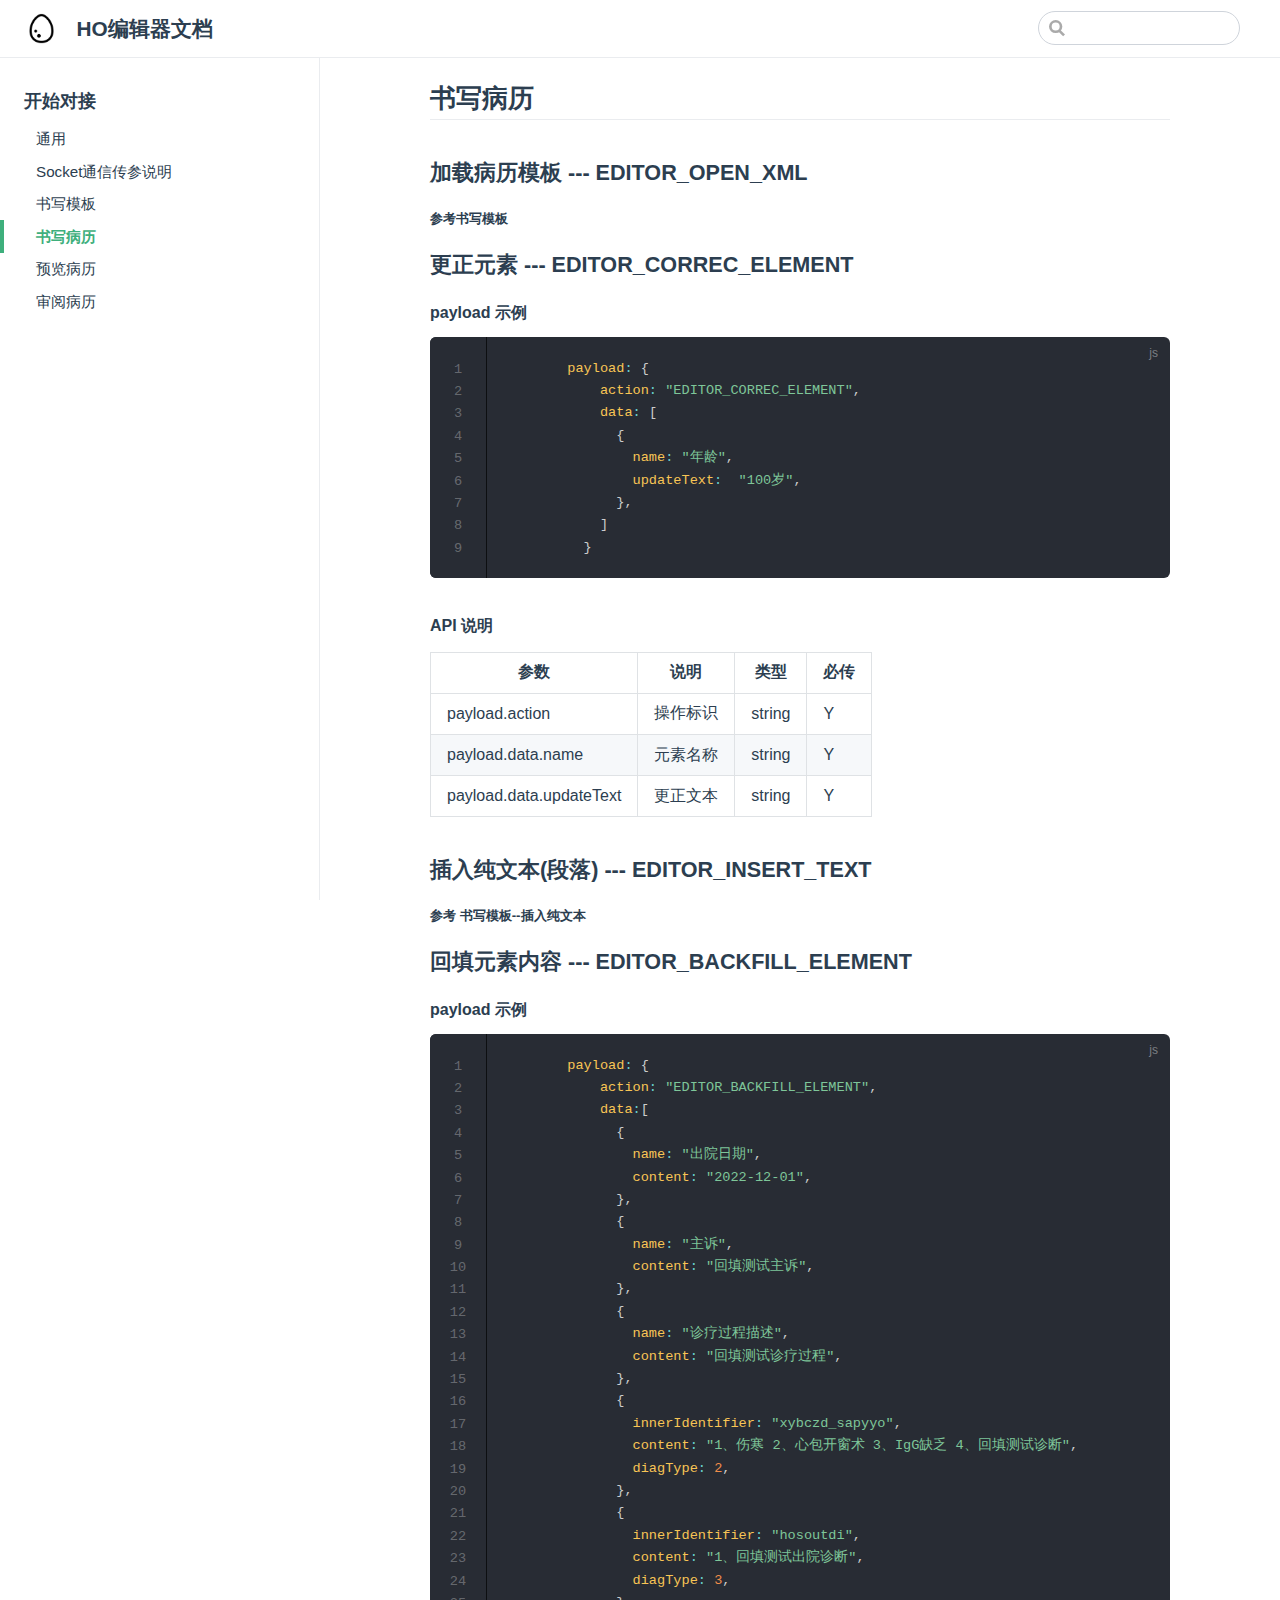
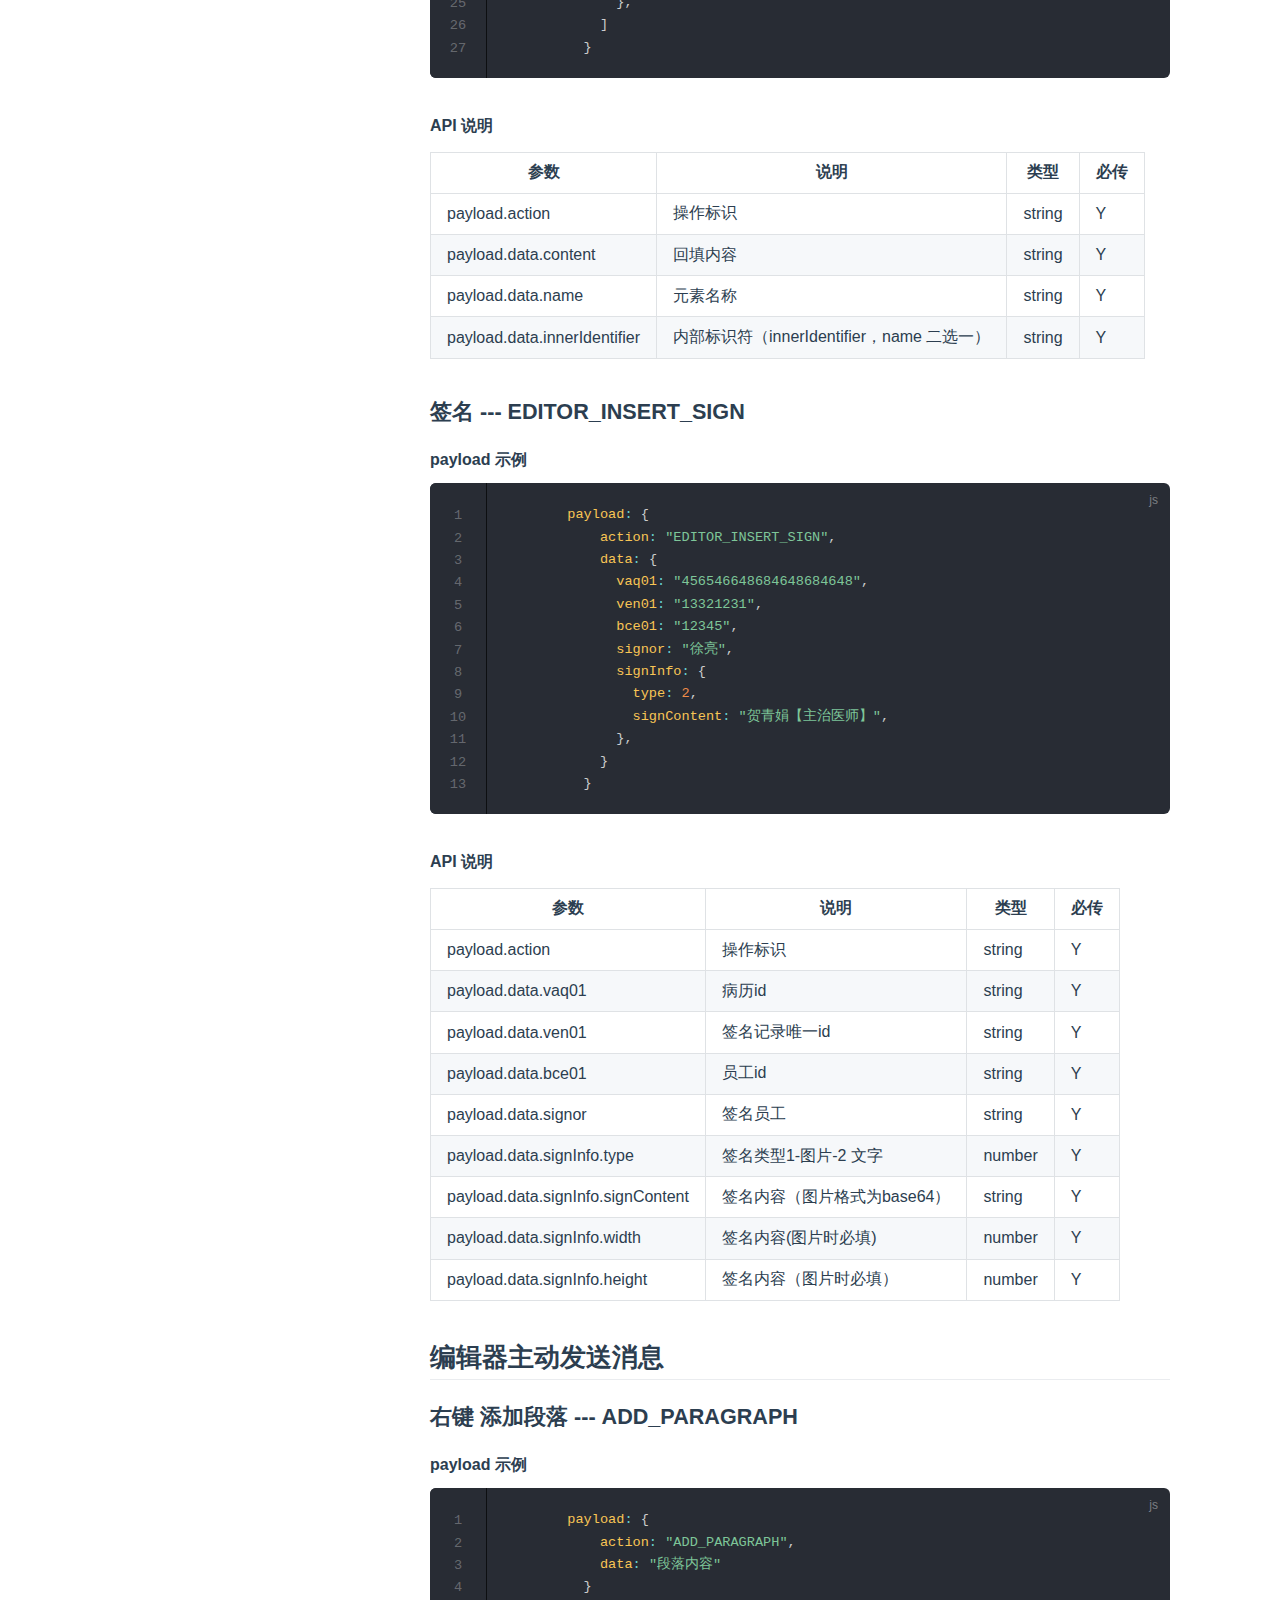
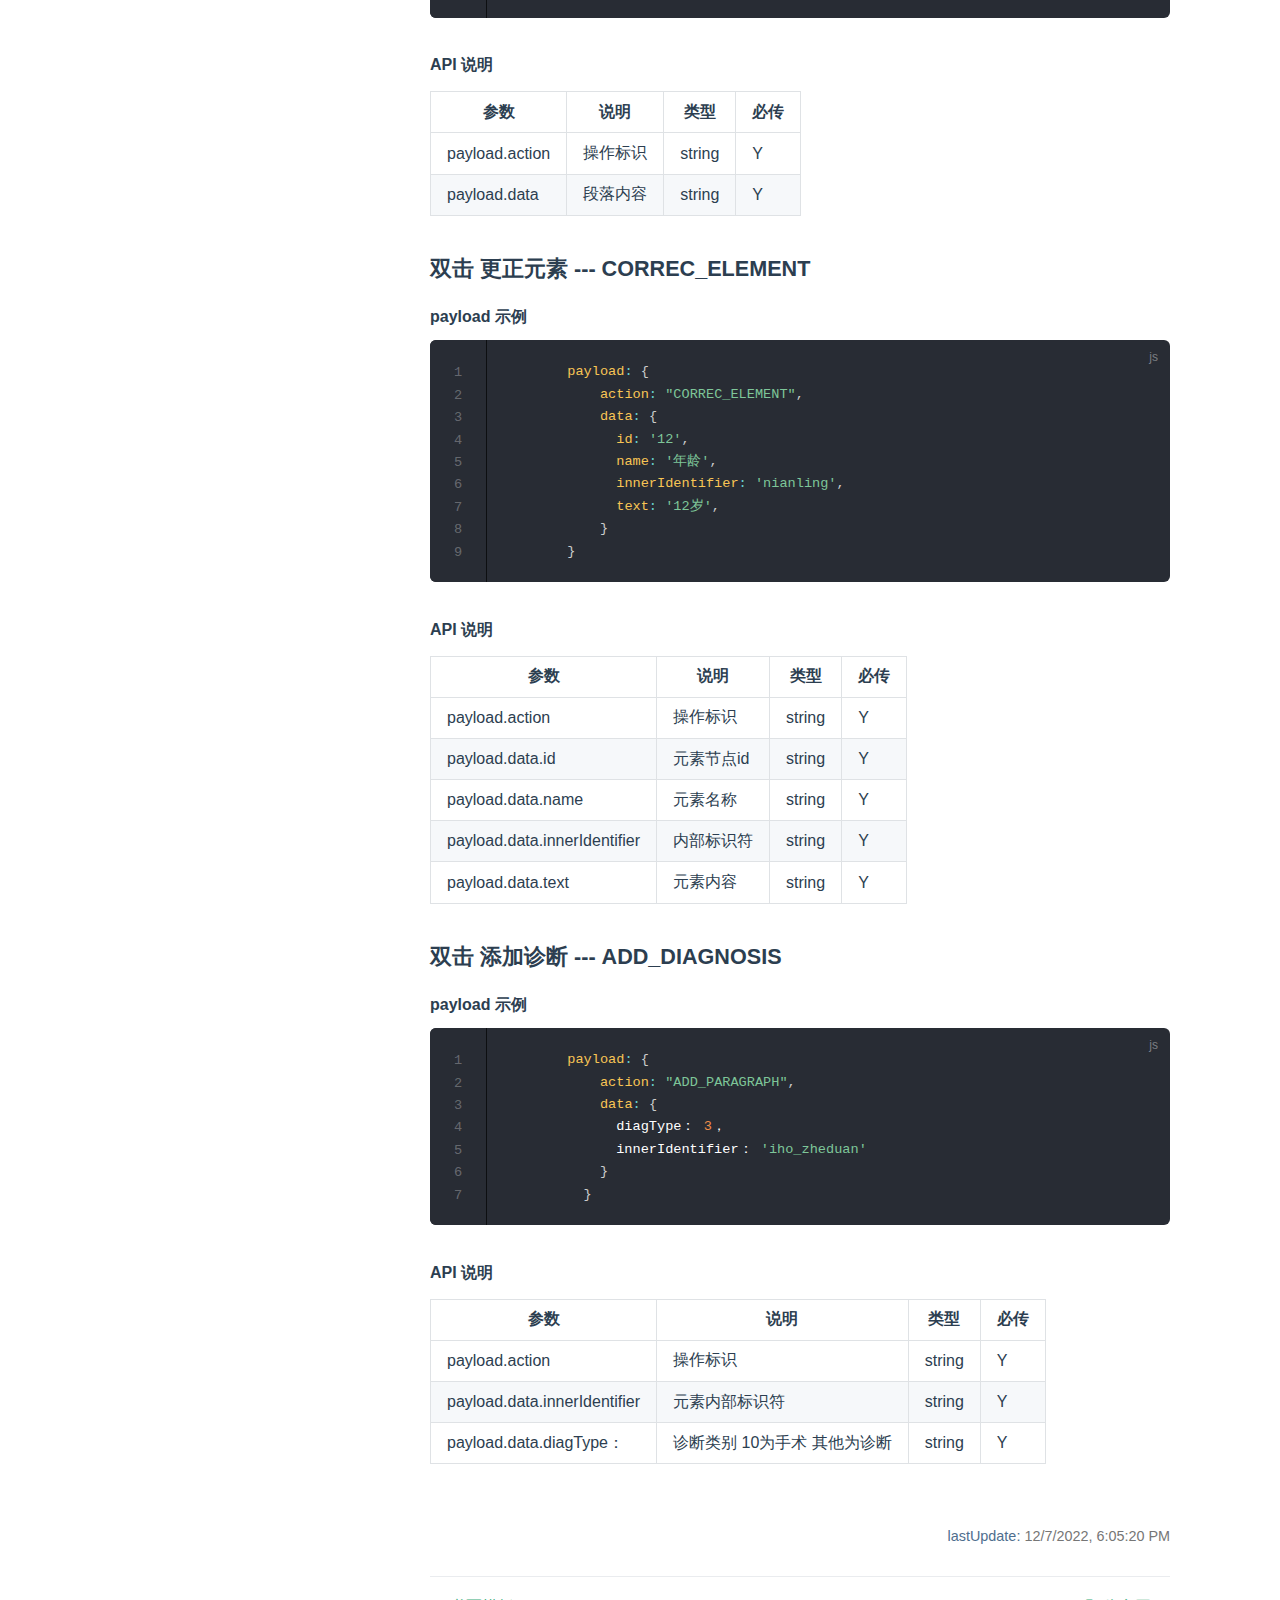
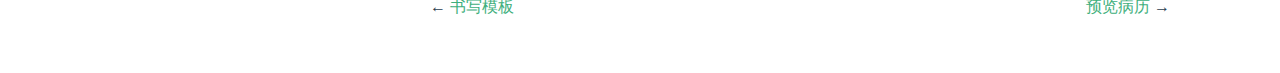
<file: pages/doc/index2.html>
<!DOCTYPE html>
<html lang="en-US">
  <head>
    <meta charset="utf-8">
    <meta name="viewport" content="width=device-width,initial-scale=1">
    <title>书写病历 | HO编辑器文档</title>
    <meta name="generator" content="VuePress 1.9.7">
    <link rel="icon" href="/egg.png">
    <meta name="description" content="HO编辑器对接">
    
    <link rel="preload" href="/assets/css/0.styles.d6ad21ed.css" as="style"><link rel="preload" href="/assets/js/app.0fcfc125.js" as="script"><link rel="preload" href="/assets/js/2.1039e009.js" as="script"><link rel="preload" href="/assets/js/10.118c8d4e.js" as="script"><link rel="prefetch" href="/assets/js/11.eb8d83dc.js"><link rel="prefetch" href="/assets/js/12.8b7a7ac3.js"><link rel="prefetch" href="/assets/js/13.85b4afe2.js"><link rel="prefetch" href="/assets/js/14.a3d30156.js"><link rel="prefetch" href="/assets/js/3.cb90c7cb.js"><link rel="prefetch" href="/assets/js/4.fed29cd2.js"><link rel="prefetch" href="/assets/js/5.c52fa77c.js"><link rel="prefetch" href="/assets/js/6.9c994fff.js"><link rel="prefetch" href="/assets/js/7.ea70617f.js"><link rel="prefetch" href="/assets/js/8.bbb2c67e.js"><link rel="prefetch" href="/assets/js/9.37585f2c.js">
    <link rel="stylesheet" href="/assets/css/0.styles.d6ad21ed.css">
  </head>
  <body>
    <div id="app" data-server-rendered="true"><div class="theme-container"><header class="navbar"><div class="sidebar-button"><svg xmlns="http://www.w3.org/2000/svg" aria-hidden="true" role="img" viewBox="0 0 448 512" class="icon"><path fill="currentColor" d="M436 124H12c-6.627 0-12-5.373-12-12V80c0-6.627 5.373-12 12-12h424c6.627 0 12 5.373 12 12v32c0 6.627-5.373 12-12 12zm0 160H12c-6.627 0-12-5.373-12-12v-32c0-6.627 5.373-12 12-12h424c6.627 0 12 5.373 12 12v32c0 6.627-5.373 12-12 12zm0 160H12c-6.627 0-12-5.373-12-12v-32c0-6.627 5.373-12 12-12h424c6.627 0 12 5.373 12 12v32c0 6.627-5.373 12-12 12z"></path></svg></div> <a href="/" class="home-link router-link-active"><img src="/egg.png" alt="HO编辑器文档" class="logo"> <span class="site-name can-hide">HO编辑器文档</span></a> <div class="links"><div class="search-box"><input aria-label="Search" autocomplete="off" spellcheck="false" value=""> <!----></div> <!----></div></header> <div class="sidebar-mask"></div> <aside class="sidebar"><!---->  <ul class="sidebar-links"><li><section class="sidebar-group depth-0"><p class="sidebar-heading open"><span>开始对接</span> <!----></p> <ul class="sidebar-links sidebar-group-items"><li><a href="/pages/doc/common.html" class="sidebar-link">通用</a></li><li><a href="/pages/doc/websocket.html" class="sidebar-link">Socket通信传参说明</a></li><li><a href="/pages/doc/index1.html" class="sidebar-link">书写模板</a></li><li><a href="/pages/doc/index2.html" aria-current="page" class="active sidebar-link">书写病历</a></li><li><a href="/pages/doc/index3.html" class="sidebar-link">预览病历</a></li><li><a href="/pages/doc/index4.html" class="sidebar-link">审阅病历</a></li></ul></section></li></ul> </aside> <main class="page"> <div class="theme-default-content content__default"><h2 id="书写病历"><a href="#书写病历" class="header-anchor">#</a> 书写病历</h2> <h3 id="加载病历模板-editor-open-xml"><a href="#加载病历模板-editor-open-xml" class="header-anchor">#</a> 加载病历模板 --- EDITOR_OPEN_XML</h3> <h5 id="参考书写模板"><a href="#参考书写模板" class="header-anchor">#</a> 参考书写模板</h5> <h3 id="更正元素-editor-correc-element"><a href="#更正元素-editor-correc-element" class="header-anchor">#</a> 更正元素 --- EDITOR_CORREC_ELEMENT</h3> <h4 id="payload-示例"><a href="#payload-示例" class="header-anchor">#</a> payload 示例</h4> <div class="language-js line-numbers-mode"><pre class="language-js"><code>        <span class="token literal-property property">payload</span><span class="token operator">:</span> <span class="token punctuation">{</span>
            <span class="token literal-property property">action</span><span class="token operator">:</span> <span class="token string">&quot;EDITOR_CORREC_ELEMENT&quot;</span><span class="token punctuation">,</span>
            <span class="token literal-property property">data</span><span class="token operator">:</span> <span class="token punctuation">[</span>
              <span class="token punctuation">{</span>
                <span class="token literal-property property">name</span><span class="token operator">:</span> <span class="token string">&quot;年龄&quot;</span><span class="token punctuation">,</span>
                <span class="token literal-property property">updateText</span><span class="token operator">:</span>  <span class="token string">&quot;100岁&quot;</span><span class="token punctuation">,</span>
              <span class="token punctuation">}</span><span class="token punctuation">,</span>
            <span class="token punctuation">]</span>
          <span class="token punctuation">}</span>
</code></pre> <div class="line-numbers-wrapper"><span class="line-number">1</span><br><span class="line-number">2</span><br><span class="line-number">3</span><br><span class="line-number">4</span><br><span class="line-number">5</span><br><span class="line-number">6</span><br><span class="line-number">7</span><br><span class="line-number">8</span><br><span class="line-number">9</span><br></div></div><h4 id="api-说明"><a href="#api-说明" class="header-anchor">#</a> API 说明</h4> <table><thead><tr><th>参数</th> <th>说明</th> <th>类型</th> <th>必传</th></tr></thead> <tbody><tr><td>payload.action</td> <td>操作标识</td> <td>string</td> <td>Y</td></tr> <tr><td>payload.data.name</td> <td>元素名称</td> <td>string</td> <td>Y</td></tr> <tr><td>payload.data.updateText</td> <td>更正文本</td> <td>string</td> <td>Y</td></tr></tbody></table> <h3 id="插入纯文本-段落-editor-insert-text"><a href="#插入纯文本-段落-editor-insert-text" class="header-anchor">#</a> 插入纯文本(段落) --- EDITOR_INSERT_TEXT</h3> <h5 id="参考-书写模板-插入纯文本"><a href="#参考-书写模板-插入纯文本" class="header-anchor">#</a> 参考 书写模板--插入纯文本</h5> <h3 id="回填元素内容-editor-backfill-element"><a href="#回填元素内容-editor-backfill-element" class="header-anchor">#</a> 回填元素内容 --- EDITOR_BACKFILL_ELEMENT</h3> <h4 id="payload-示例-2"><a href="#payload-示例-2" class="header-anchor">#</a> payload 示例</h4> <div class="language-js line-numbers-mode"><pre class="language-js"><code>        <span class="token literal-property property">payload</span><span class="token operator">:</span> <span class="token punctuation">{</span>
            <span class="token literal-property property">action</span><span class="token operator">:</span> <span class="token string">&quot;EDITOR_BACKFILL_ELEMENT&quot;</span><span class="token punctuation">,</span>
            <span class="token literal-property property">data</span><span class="token operator">:</span><span class="token punctuation">[</span>
              <span class="token punctuation">{</span>
                <span class="token literal-property property">name</span><span class="token operator">:</span> <span class="token string">&quot;出院日期&quot;</span><span class="token punctuation">,</span>
                <span class="token literal-property property">content</span><span class="token operator">:</span> <span class="token string">&quot;2022-12-01&quot;</span><span class="token punctuation">,</span>
              <span class="token punctuation">}</span><span class="token punctuation">,</span>
              <span class="token punctuation">{</span>
                <span class="token literal-property property">name</span><span class="token operator">:</span> <span class="token string">&quot;主诉&quot;</span><span class="token punctuation">,</span>
                <span class="token literal-property property">content</span><span class="token operator">:</span> <span class="token string">&quot;回填测试主诉&quot;</span><span class="token punctuation">,</span>
              <span class="token punctuation">}</span><span class="token punctuation">,</span>
              <span class="token punctuation">{</span>
                <span class="token literal-property property">name</span><span class="token operator">:</span> <span class="token string">&quot;诊疗过程描述&quot;</span><span class="token punctuation">,</span>
                <span class="token literal-property property">content</span><span class="token operator">:</span> <span class="token string">&quot;回填测试诊疗过程&quot;</span><span class="token punctuation">,</span>
              <span class="token punctuation">}</span><span class="token punctuation">,</span>
              <span class="token punctuation">{</span>
                <span class="token literal-property property">innerIdentifier</span><span class="token operator">:</span> <span class="token string">&quot;xybczd_sapyyo&quot;</span><span class="token punctuation">,</span>
                <span class="token literal-property property">content</span><span class="token operator">:</span> <span class="token string">&quot;1、伤寒 2、心包开窗术 3、IgG缺乏 4、回填测试诊断&quot;</span><span class="token punctuation">,</span>
                <span class="token literal-property property">diagType</span><span class="token operator">:</span> <span class="token number">2</span><span class="token punctuation">,</span>
              <span class="token punctuation">}</span><span class="token punctuation">,</span>
              <span class="token punctuation">{</span>
                <span class="token literal-property property">innerIdentifier</span><span class="token operator">:</span> <span class="token string">&quot;hosoutdi&quot;</span><span class="token punctuation">,</span>
                <span class="token literal-property property">content</span><span class="token operator">:</span> <span class="token string">&quot;1、回填测试出院诊断&quot;</span><span class="token punctuation">,</span>
                <span class="token literal-property property">diagType</span><span class="token operator">:</span> <span class="token number">3</span><span class="token punctuation">,</span>
              <span class="token punctuation">}</span><span class="token punctuation">,</span>
            <span class="token punctuation">]</span>
          <span class="token punctuation">}</span>
</code></pre> <div class="line-numbers-wrapper"><span class="line-number">1</span><br><span class="line-number">2</span><br><span class="line-number">3</span><br><span class="line-number">4</span><br><span class="line-number">5</span><br><span class="line-number">6</span><br><span class="line-number">7</span><br><span class="line-number">8</span><br><span class="line-number">9</span><br><span class="line-number">10</span><br><span class="line-number">11</span><br><span class="line-number">12</span><br><span class="line-number">13</span><br><span class="line-number">14</span><br><span class="line-number">15</span><br><span class="line-number">16</span><br><span class="line-number">17</span><br><span class="line-number">18</span><br><span class="line-number">19</span><br><span class="line-number">20</span><br><span class="line-number">21</span><br><span class="line-number">22</span><br><span class="line-number">23</span><br><span class="line-number">24</span><br><span class="line-number">25</span><br><span class="line-number">26</span><br><span class="line-number">27</span><br></div></div><h4 id="api-说明-2"><a href="#api-说明-2" class="header-anchor">#</a> API 说明</h4> <table><thead><tr><th>参数</th> <th>说明</th> <th>类型</th> <th>必传</th></tr></thead> <tbody><tr><td>payload.action</td> <td>操作标识</td> <td>string</td> <td>Y</td></tr> <tr><td>payload.data.content</td> <td>回填内容</td> <td>string</td> <td>Y</td></tr> <tr><td>payload.data.name</td> <td>元素名称</td> <td>string</td> <td>Y</td></tr> <tr><td>payload.data.innerIdentifier</td> <td>内部标识符（innerIdentifier，name 二选一）</td> <td>string</td> <td>Y</td></tr></tbody></table> <h3 id="签名-editor-insert-sign"><a href="#签名-editor-insert-sign" class="header-anchor">#</a> 签名 --- EDITOR_INSERT_SIGN</h3> <h4 id="payload-示例-3"><a href="#payload-示例-3" class="header-anchor">#</a> payload 示例</h4> <div class="language-js line-numbers-mode"><pre class="language-js"><code>        <span class="token literal-property property">payload</span><span class="token operator">:</span> <span class="token punctuation">{</span>
            <span class="token literal-property property">action</span><span class="token operator">:</span> <span class="token string">&quot;EDITOR_INSERT_SIGN&quot;</span><span class="token punctuation">,</span>
            <span class="token literal-property property">data</span><span class="token operator">:</span> <span class="token punctuation">{</span>
              <span class="token literal-property property">vaq01</span><span class="token operator">:</span> <span class="token string">&quot;456546648684648684648&quot;</span><span class="token punctuation">,</span>
              <span class="token literal-property property">ven01</span><span class="token operator">:</span> <span class="token string">&quot;13321231&quot;</span><span class="token punctuation">,</span>
              <span class="token literal-property property">bce01</span><span class="token operator">:</span> <span class="token string">&quot;12345&quot;</span><span class="token punctuation">,</span>
              <span class="token literal-property property">signor</span><span class="token operator">:</span> <span class="token string">&quot;徐亮&quot;</span><span class="token punctuation">,</span>
              <span class="token literal-property property">signInfo</span><span class="token operator">:</span> <span class="token punctuation">{</span>
                <span class="token literal-property property">type</span><span class="token operator">:</span> <span class="token number">2</span><span class="token punctuation">,</span>
                <span class="token literal-property property">signContent</span><span class="token operator">:</span> <span class="token string">&quot;贺青娟【主治医师】&quot;</span><span class="token punctuation">,</span>
              <span class="token punctuation">}</span><span class="token punctuation">,</span>
            <span class="token punctuation">}</span>
          <span class="token punctuation">}</span>
</code></pre> <div class="line-numbers-wrapper"><span class="line-number">1</span><br><span class="line-number">2</span><br><span class="line-number">3</span><br><span class="line-number">4</span><br><span class="line-number">5</span><br><span class="line-number">6</span><br><span class="line-number">7</span><br><span class="line-number">8</span><br><span class="line-number">9</span><br><span class="line-number">10</span><br><span class="line-number">11</span><br><span class="line-number">12</span><br><span class="line-number">13</span><br></div></div><h4 id="api-说明-3"><a href="#api-说明-3" class="header-anchor">#</a> API 说明</h4> <table><thead><tr><th>参数</th> <th>说明</th> <th>类型</th> <th>必传</th></tr></thead> <tbody><tr><td>payload.action</td> <td>操作标识</td> <td>string</td> <td>Y</td></tr> <tr><td>payload.data.vaq01</td> <td>病历id</td> <td>string</td> <td>Y</td></tr> <tr><td>payload.data.ven01</td> <td>签名记录唯一id</td> <td>string</td> <td>Y</td></tr> <tr><td>payload.data.bce01</td> <td>员工id</td> <td>string</td> <td>Y</td></tr> <tr><td>payload.data.signor</td> <td>签名员工</td> <td>string</td> <td>Y</td></tr> <tr><td>payload.data.signInfo.type</td> <td>签名类型1-图片-2 文字</td> <td>number</td> <td>Y</td></tr> <tr><td>payload.data.signInfo.signContent</td> <td>签名内容（图片格式为base64）</td> <td>string</td> <td>Y</td></tr> <tr><td>payload.data.signInfo.width</td> <td>签名内容(图片时必填)</td> <td>number</td> <td>Y</td></tr> <tr><td>payload.data.signInfo.height</td> <td>签名内容（图片时必填）</td> <td>number</td> <td>Y</td></tr></tbody></table> <h2 id="编辑器主动发送消息"><a href="#编辑器主动发送消息" class="header-anchor">#</a> 编辑器主动发送消息</h2> <h3 id="右键-添加段落-add-paragraph"><a href="#右键-添加段落-add-paragraph" class="header-anchor">#</a> 右键 添加段落 --- ADD_PARAGRAPH</h3> <h4 id="payload-示例-4"><a href="#payload-示例-4" class="header-anchor">#</a> payload 示例</h4> <div class="language-js line-numbers-mode"><pre class="language-js"><code>        <span class="token literal-property property">payload</span><span class="token operator">:</span> <span class="token punctuation">{</span>
            <span class="token literal-property property">action</span><span class="token operator">:</span> <span class="token string">&quot;ADD_PARAGRAPH&quot;</span><span class="token punctuation">,</span>
            <span class="token literal-property property">data</span><span class="token operator">:</span> <span class="token string">&quot;段落内容&quot;</span>
          <span class="token punctuation">}</span>
</code></pre> <div class="line-numbers-wrapper"><span class="line-number">1</span><br><span class="line-number">2</span><br><span class="line-number">3</span><br><span class="line-number">4</span><br></div></div><h4 id="api-说明-4"><a href="#api-说明-4" class="header-anchor">#</a> API 说明</h4> <table><thead><tr><th>参数</th> <th>说明</th> <th>类型</th> <th>必传</th></tr></thead> <tbody><tr><td>payload.action</td> <td>操作标识</td> <td>string</td> <td>Y</td></tr> <tr><td>payload.data</td> <td>段落内容</td> <td>string</td> <td>Y</td></tr></tbody></table> <h3 id="双击-更正元素-correc-element"><a href="#双击-更正元素-correc-element" class="header-anchor">#</a> 双击 更正元素 --- CORREC_ELEMENT</h3> <h4 id="payload-示例-5"><a href="#payload-示例-5" class="header-anchor">#</a> payload 示例</h4> <div class="language-js line-numbers-mode"><pre class="language-js"><code>        <span class="token literal-property property">payload</span><span class="token operator">:</span> <span class="token punctuation">{</span>
            <span class="token literal-property property">action</span><span class="token operator">:</span> <span class="token string">&quot;CORREC_ELEMENT&quot;</span><span class="token punctuation">,</span>
            <span class="token literal-property property">data</span><span class="token operator">:</span> <span class="token punctuation">{</span>
              <span class="token literal-property property">id</span><span class="token operator">:</span> <span class="token string">'12'</span><span class="token punctuation">,</span>
              <span class="token literal-property property">name</span><span class="token operator">:</span> <span class="token string">'年龄'</span><span class="token punctuation">,</span>
              <span class="token literal-property property">innerIdentifier</span><span class="token operator">:</span> <span class="token string">'nianling'</span><span class="token punctuation">,</span>
              <span class="token literal-property property">text</span><span class="token operator">:</span> <span class="token string">'12岁'</span><span class="token punctuation">,</span>
            <span class="token punctuation">}</span>
        <span class="token punctuation">}</span>
</code></pre> <div class="line-numbers-wrapper"><span class="line-number">1</span><br><span class="line-number">2</span><br><span class="line-number">3</span><br><span class="line-number">4</span><br><span class="line-number">5</span><br><span class="line-number">6</span><br><span class="line-number">7</span><br><span class="line-number">8</span><br><span class="line-number">9</span><br></div></div><h4 id="api-说明-5"><a href="#api-说明-5" class="header-anchor">#</a> API 说明</h4> <table><thead><tr><th>参数</th> <th>说明</th> <th>类型</th> <th>必传</th></tr></thead> <tbody><tr><td>payload.action</td> <td>操作标识</td> <td>string</td> <td>Y</td></tr> <tr><td>payload.data.id</td> <td>元素节点id</td> <td>string</td> <td>Y</td></tr> <tr><td>payload.data.name</td> <td>元素名称</td> <td>string</td> <td>Y</td></tr> <tr><td>payload.data.innerIdentifier</td> <td>内部标识符</td> <td>string</td> <td>Y</td></tr> <tr><td>payload.data.text</td> <td>元素内容</td> <td>string</td> <td>Y</td></tr></tbody></table> <h3 id="双击-添加诊断-add-diagnosis"><a href="#双击-添加诊断-add-diagnosis" class="header-anchor">#</a> 双击 添加诊断 --- ADD_DIAGNOSIS</h3> <h4 id="payload-示例-6"><a href="#payload-示例-6" class="header-anchor">#</a> payload 示例</h4> <div class="language-js line-numbers-mode"><pre class="language-js"><code>        <span class="token literal-property property">payload</span><span class="token operator">:</span> <span class="token punctuation">{</span>
            <span class="token literal-property property">action</span><span class="token operator">:</span> <span class="token string">&quot;ADD_PARAGRAPH&quot;</span><span class="token punctuation">,</span>
            <span class="token literal-property property">data</span><span class="token operator">:</span> <span class="token punctuation">{</span>
              diagType： <span class="token number">3</span>，
              innerIdentifier： <span class="token string">'iho_zheduan'</span>
            <span class="token punctuation">}</span>
          <span class="token punctuation">}</span>
</code></pre> <div class="line-numbers-wrapper"><span class="line-number">1</span><br><span class="line-number">2</span><br><span class="line-number">3</span><br><span class="line-number">4</span><br><span class="line-number">5</span><br><span class="line-number">6</span><br><span class="line-number">7</span><br></div></div><h4 id="api-说明-6"><a href="#api-说明-6" class="header-anchor">#</a> API 说明</h4> <table><thead><tr><th>参数</th> <th>说明</th> <th>类型</th> <th>必传</th></tr></thead> <tbody><tr><td>payload.action</td> <td>操作标识</td> <td>string</td> <td>Y</td></tr> <tr><td>payload.data.innerIdentifier</td> <td>元素内部标识符</td> <td>string</td> <td>Y</td></tr> <tr><td>payload.data.diagType：</td> <td>诊断类别 10为手术 其他为诊断</td> <td>string</td> <td>Y</td></tr></tbody></table></div> <footer class="page-edit"><!----> <div class="last-updated"><span class="prefix">lastUpdate:</span> <span class="time">12/7/2022, 6:05:20 PM</span></div></footer> <div class="page-nav"><p class="inner"><span class="prev">
      ←
      <a href="/pages/doc/index1.html" class="prev">
        书写模板
      </a></span> <span class="next"><a href="/pages/doc/index3.html">
        预览病历
      </a>
      →
    </span></p></div> </main></div><div class="global-ui"></div></div>
    <script src="/assets/js/app.0fcfc125.js" defer></script><script src="/assets/js/2.1039e009.js" defer></script><script src="/assets/js/10.118c8d4e.js" defer></script>
  </body>
</html>
</file>
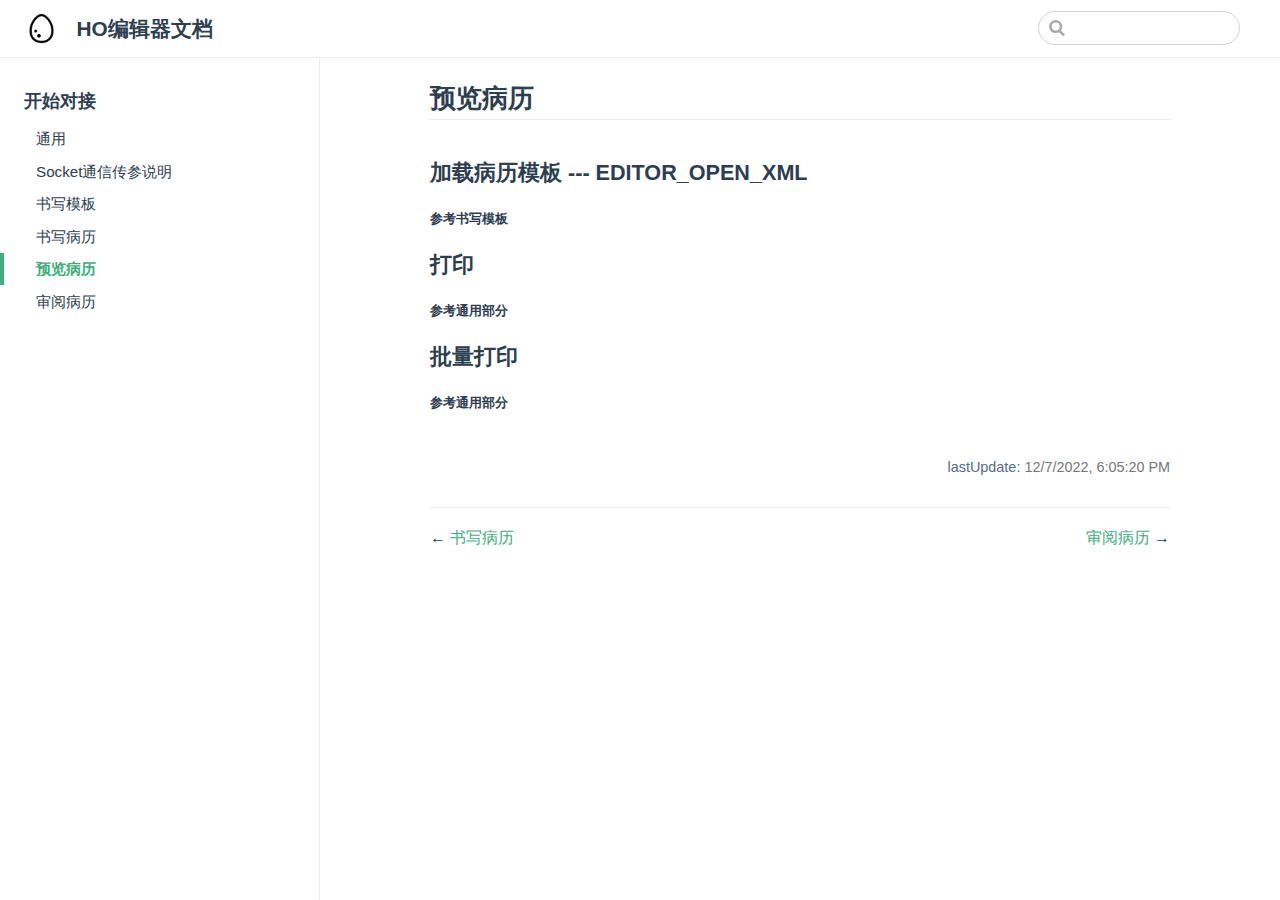
<file: pages/doc/index3.html>
<!DOCTYPE html>
<html lang="en-US">
  <head>
    <meta charset="utf-8">
    <meta name="viewport" content="width=device-width,initial-scale=1">
    <title>预览病历 | HO编辑器文档</title>
    <meta name="generator" content="VuePress 1.9.7">
    <link rel="icon" href="/egg.png">
    <meta name="description" content="HO编辑器对接">
    
    <link rel="preload" href="/assets/css/0.styles.d6ad21ed.css" as="style"><link rel="preload" href="/assets/js/app.0fcfc125.js" as="script"><link rel="preload" href="/assets/js/2.1039e009.js" as="script"><link rel="preload" href="/assets/js/11.eb8d83dc.js" as="script"><link rel="prefetch" href="/assets/js/10.118c8d4e.js"><link rel="prefetch" href="/assets/js/12.8b7a7ac3.js"><link rel="prefetch" href="/assets/js/13.85b4afe2.js"><link rel="prefetch" href="/assets/js/14.a3d30156.js"><link rel="prefetch" href="/assets/js/3.cb90c7cb.js"><link rel="prefetch" href="/assets/js/4.fed29cd2.js"><link rel="prefetch" href="/assets/js/5.c52fa77c.js"><link rel="prefetch" href="/assets/js/6.9c994fff.js"><link rel="prefetch" href="/assets/js/7.ea70617f.js"><link rel="prefetch" href="/assets/js/8.bbb2c67e.js"><link rel="prefetch" href="/assets/js/9.37585f2c.js">
    <link rel="stylesheet" href="/assets/css/0.styles.d6ad21ed.css">
  </head>
  <body>
    <div id="app" data-server-rendered="true"><div class="theme-container"><header class="navbar"><div class="sidebar-button"><svg xmlns="http://www.w3.org/2000/svg" aria-hidden="true" role="img" viewBox="0 0 448 512" class="icon"><path fill="currentColor" d="M436 124H12c-6.627 0-12-5.373-12-12V80c0-6.627 5.373-12 12-12h424c6.627 0 12 5.373 12 12v32c0 6.627-5.373 12-12 12zm0 160H12c-6.627 0-12-5.373-12-12v-32c0-6.627 5.373-12 12-12h424c6.627 0 12 5.373 12 12v32c0 6.627-5.373 12-12 12zm0 160H12c-6.627 0-12-5.373-12-12v-32c0-6.627 5.373-12 12-12h424c6.627 0 12 5.373 12 12v32c0 6.627-5.373 12-12 12z"></path></svg></div> <a href="/" class="home-link router-link-active"><img src="/egg.png" alt="HO编辑器文档" class="logo"> <span class="site-name can-hide">HO编辑器文档</span></a> <div class="links"><div class="search-box"><input aria-label="Search" autocomplete="off" spellcheck="false" value=""> <!----></div> <!----></div></header> <div class="sidebar-mask"></div> <aside class="sidebar"><!---->  <ul class="sidebar-links"><li><section class="sidebar-group depth-0"><p class="sidebar-heading open"><span>开始对接</span> <!----></p> <ul class="sidebar-links sidebar-group-items"><li><a href="/pages/doc/common.html" class="sidebar-link">通用</a></li><li><a href="/pages/doc/websocket.html" class="sidebar-link">Socket通信传参说明</a></li><li><a href="/pages/doc/index1.html" class="sidebar-link">书写模板</a></li><li><a href="/pages/doc/index2.html" class="sidebar-link">书写病历</a></li><li><a href="/pages/doc/index3.html" aria-current="page" class="active sidebar-link">预览病历</a></li><li><a href="/pages/doc/index4.html" class="sidebar-link">审阅病历</a></li></ul></section></li></ul> </aside> <main class="page"> <div class="theme-default-content content__default"><h2 id="预览病历"><a href="#预览病历" class="header-anchor">#</a> 预览病历</h2> <h3 id="加载病历模板-editor-open-xml"><a href="#加载病历模板-editor-open-xml" class="header-anchor">#</a> 加载病历模板 --- EDITOR_OPEN_XML</h3> <h5 id="参考书写模板"><a href="#参考书写模板" class="header-anchor">#</a> 参考书写模板</h5> <h3 id="打印"><a href="#打印" class="header-anchor">#</a> 打印</h3> <h5 id="参考通用部分"><a href="#参考通用部分" class="header-anchor">#</a> 参考通用部分</h5> <h3 id="批量打印"><a href="#批量打印" class="header-anchor">#</a> 批量打印</h3> <h5 id="参考通用部分-2"><a href="#参考通用部分-2" class="header-anchor">#</a> 参考通用部分</h5></div> <footer class="page-edit"><!----> <div class="last-updated"><span class="prefix">lastUpdate:</span> <span class="time">12/7/2022, 6:05:20 PM</span></div></footer> <div class="page-nav"><p class="inner"><span class="prev">
      ←
      <a href="/pages/doc/index2.html" class="prev">
        书写病历
      </a></span> <span class="next"><a href="/pages/doc/index4.html">
        审阅病历
      </a>
      →
    </span></p></div> </main></div><div class="global-ui"></div></div>
    <script src="/assets/js/app.0fcfc125.js" defer></script><script src="/assets/js/2.1039e009.js" defer></script><script src="/assets/js/11.eb8d83dc.js" defer></script>
  </body>
</html>
</file>
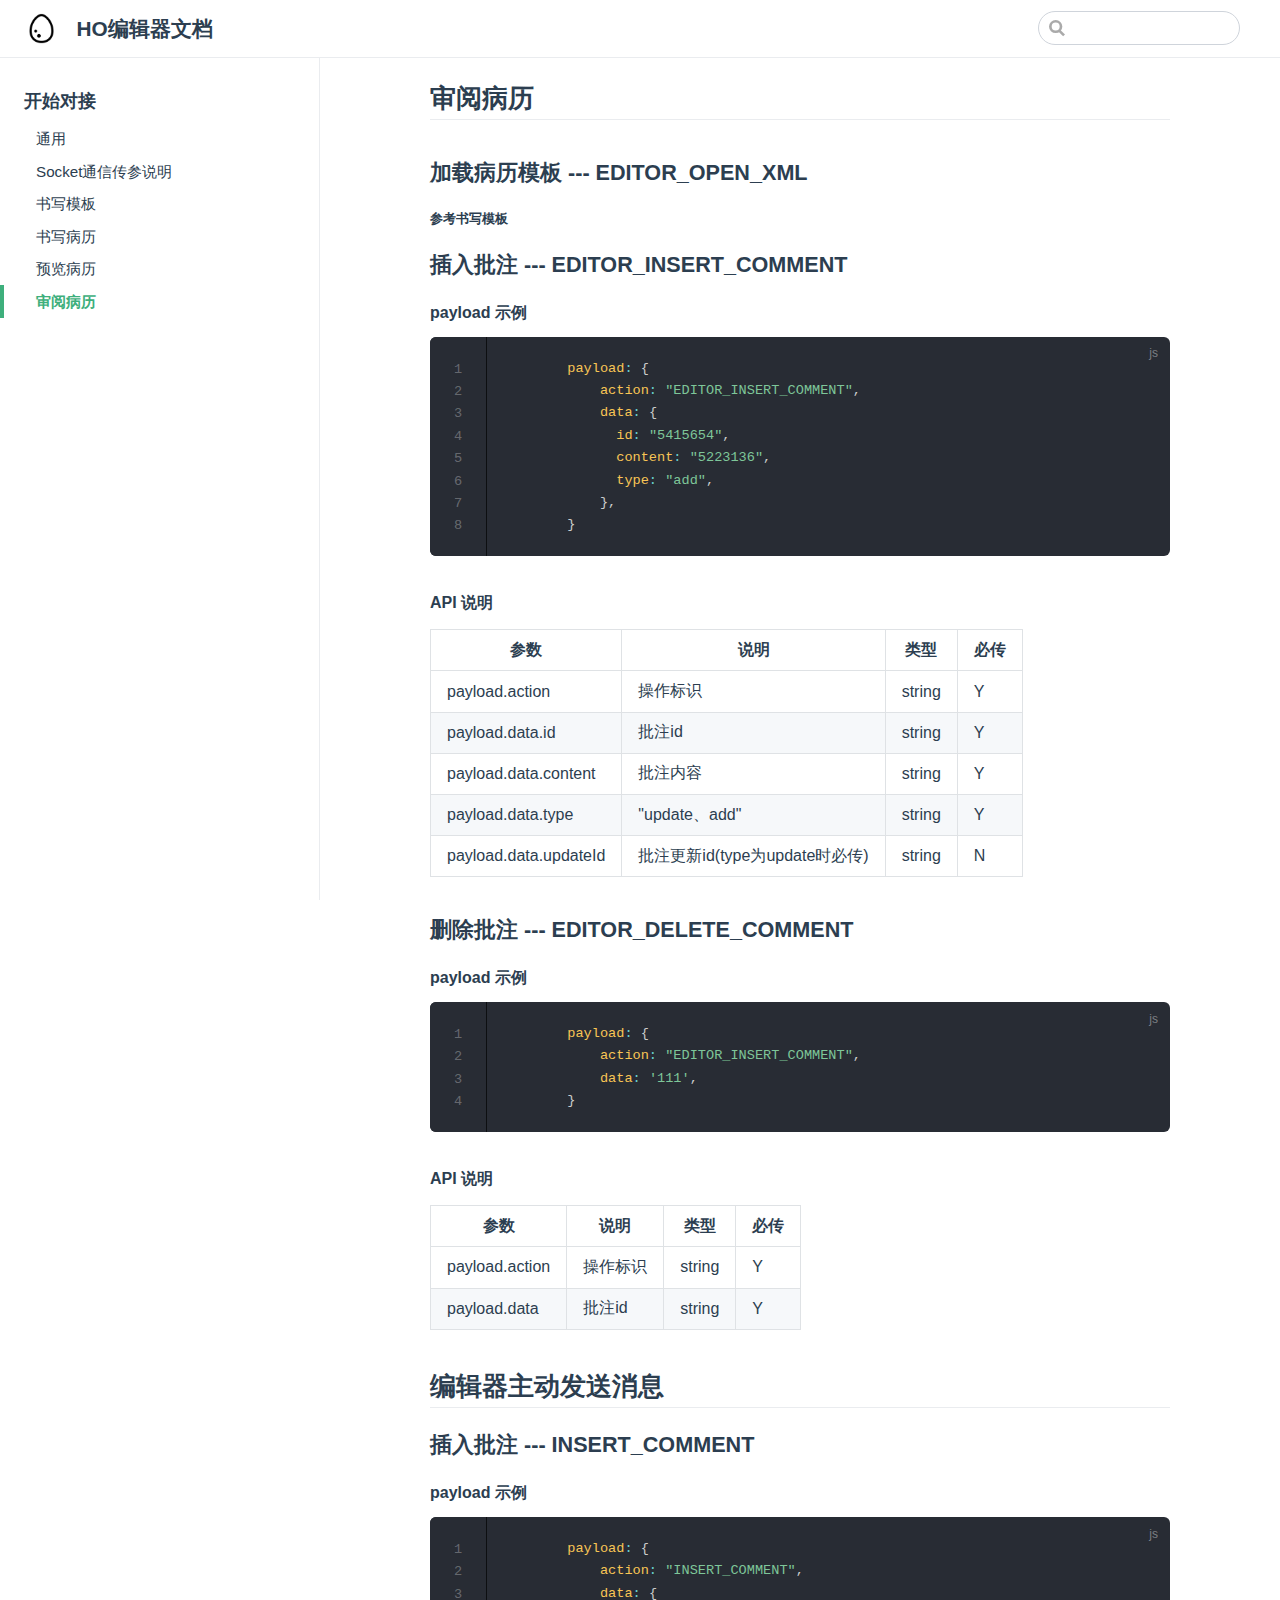
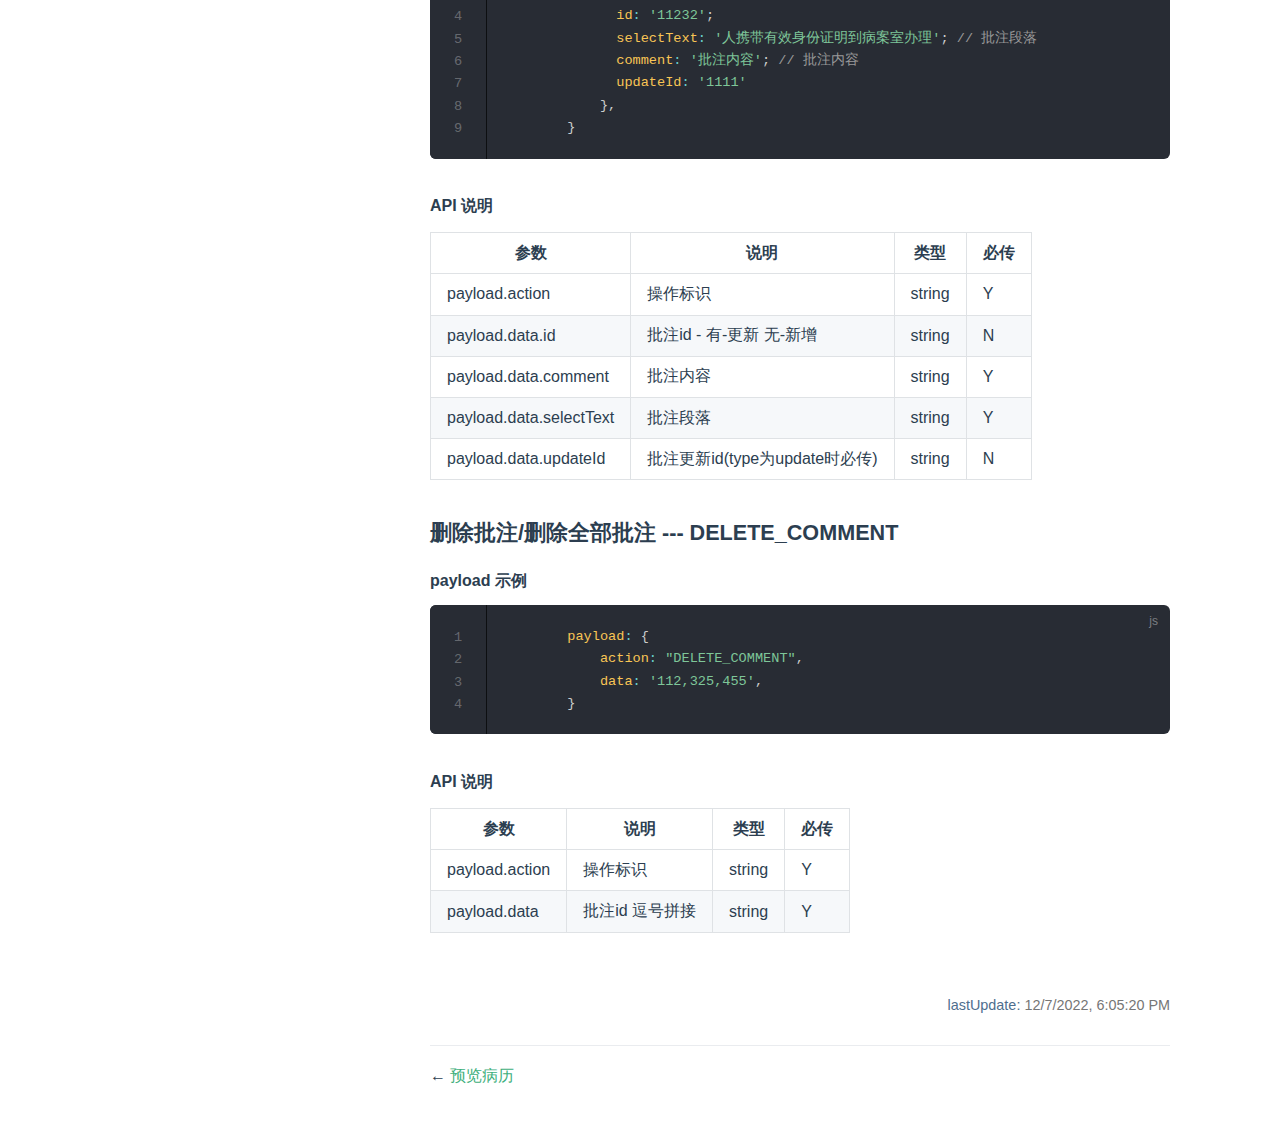
<file: pages/doc/index4.html>
<!DOCTYPE html>
<html lang="en-US">
  <head>
    <meta charset="utf-8">
    <meta name="viewport" content="width=device-width,initial-scale=1">
    <title>审阅病历 | HO编辑器文档</title>
    <meta name="generator" content="VuePress 1.9.7">
    <link rel="icon" href="/egg.png">
    <meta name="description" content="HO编辑器对接">
    
    <link rel="preload" href="/assets/css/0.styles.d6ad21ed.css" as="style"><link rel="preload" href="/assets/js/app.0fcfc125.js" as="script"><link rel="preload" href="/assets/js/2.1039e009.js" as="script"><link rel="preload" href="/assets/js/12.8b7a7ac3.js" as="script"><link rel="prefetch" href="/assets/js/10.118c8d4e.js"><link rel="prefetch" href="/assets/js/11.eb8d83dc.js"><link rel="prefetch" href="/assets/js/13.85b4afe2.js"><link rel="prefetch" href="/assets/js/14.a3d30156.js"><link rel="prefetch" href="/assets/js/3.cb90c7cb.js"><link rel="prefetch" href="/assets/js/4.fed29cd2.js"><link rel="prefetch" href="/assets/js/5.c52fa77c.js"><link rel="prefetch" href="/assets/js/6.9c994fff.js"><link rel="prefetch" href="/assets/js/7.ea70617f.js"><link rel="prefetch" href="/assets/js/8.bbb2c67e.js"><link rel="prefetch" href="/assets/js/9.37585f2c.js">
    <link rel="stylesheet" href="/assets/css/0.styles.d6ad21ed.css">
  </head>
  <body>
    <div id="app" data-server-rendered="true"><div class="theme-container"><header class="navbar"><div class="sidebar-button"><svg xmlns="http://www.w3.org/2000/svg" aria-hidden="true" role="img" viewBox="0 0 448 512" class="icon"><path fill="currentColor" d="M436 124H12c-6.627 0-12-5.373-12-12V80c0-6.627 5.373-12 12-12h424c6.627 0 12 5.373 12 12v32c0 6.627-5.373 12-12 12zm0 160H12c-6.627 0-12-5.373-12-12v-32c0-6.627 5.373-12 12-12h424c6.627 0 12 5.373 12 12v32c0 6.627-5.373 12-12 12zm0 160H12c-6.627 0-12-5.373-12-12v-32c0-6.627 5.373-12 12-12h424c6.627 0 12 5.373 12 12v32c0 6.627-5.373 12-12 12z"></path></svg></div> <a href="/" class="home-link router-link-active"><img src="/egg.png" alt="HO编辑器文档" class="logo"> <span class="site-name can-hide">HO编辑器文档</span></a> <div class="links"><div class="search-box"><input aria-label="Search" autocomplete="off" spellcheck="false" value=""> <!----></div> <!----></div></header> <div class="sidebar-mask"></div> <aside class="sidebar"><!---->  <ul class="sidebar-links"><li><section class="sidebar-group depth-0"><p class="sidebar-heading open"><span>开始对接</span> <!----></p> <ul class="sidebar-links sidebar-group-items"><li><a href="/pages/doc/common.html" class="sidebar-link">通用</a></li><li><a href="/pages/doc/websocket.html" class="sidebar-link">Socket通信传参说明</a></li><li><a href="/pages/doc/index1.html" class="sidebar-link">书写模板</a></li><li><a href="/pages/doc/index2.html" class="sidebar-link">书写病历</a></li><li><a href="/pages/doc/index3.html" class="sidebar-link">预览病历</a></li><li><a href="/pages/doc/index4.html" aria-current="page" class="active sidebar-link">审阅病历</a></li></ul></section></li></ul> </aside> <main class="page"> <div class="theme-default-content content__default"><h2 id="审阅病历"><a href="#审阅病历" class="header-anchor">#</a> 审阅病历</h2> <h3 id="加载病历模板-editor-open-xml"><a href="#加载病历模板-editor-open-xml" class="header-anchor">#</a> 加载病历模板 --- EDITOR_OPEN_XML</h3> <h5 id="参考书写模板"><a href="#参考书写模板" class="header-anchor">#</a> 参考书写模板</h5> <h3 id="插入批注-editor-insert-comment"><a href="#插入批注-editor-insert-comment" class="header-anchor">#</a> 插入批注 --- EDITOR_INSERT_COMMENT</h3> <h4 id="payload-示例"><a href="#payload-示例" class="header-anchor">#</a> payload 示例</h4> <div class="language-js line-numbers-mode"><pre class="language-js"><code>        <span class="token literal-property property">payload</span><span class="token operator">:</span> <span class="token punctuation">{</span>
            <span class="token literal-property property">action</span><span class="token operator">:</span> <span class="token string">&quot;EDITOR_INSERT_COMMENT&quot;</span><span class="token punctuation">,</span>
            <span class="token literal-property property">data</span><span class="token operator">:</span> <span class="token punctuation">{</span>
              <span class="token literal-property property">id</span><span class="token operator">:</span> <span class="token string">&quot;5415654&quot;</span><span class="token punctuation">,</span>
              <span class="token literal-property property">content</span><span class="token operator">:</span> <span class="token string">&quot;5223136&quot;</span><span class="token punctuation">,</span>
              <span class="token literal-property property">type</span><span class="token operator">:</span> <span class="token string">&quot;add&quot;</span><span class="token punctuation">,</span>
            <span class="token punctuation">}</span><span class="token punctuation">,</span>
        <span class="token punctuation">}</span>
</code></pre> <div class="line-numbers-wrapper"><span class="line-number">1</span><br><span class="line-number">2</span><br><span class="line-number">3</span><br><span class="line-number">4</span><br><span class="line-number">5</span><br><span class="line-number">6</span><br><span class="line-number">7</span><br><span class="line-number">8</span><br></div></div><h4 id="api-说明"><a href="#api-说明" class="header-anchor">#</a> API 说明</h4> <table><thead><tr><th>参数</th> <th>说明</th> <th>类型</th> <th>必传</th></tr></thead> <tbody><tr><td>payload.action</td> <td>操作标识</td> <td>string</td> <td>Y</td></tr> <tr><td>payload.data.id</td> <td>批注id</td> <td>string</td> <td>Y</td></tr> <tr><td>payload.data.content</td> <td>批注内容</td> <td>string</td> <td>Y</td></tr> <tr><td>payload.data.type</td> <td>&quot;update、add&quot;</td> <td>string</td> <td>Y</td></tr> <tr><td>payload.data.updateId</td> <td>批注更新id(type为update时必传)</td> <td>string</td> <td>N</td></tr></tbody></table> <h3 id="删除批注-editor-delete-comment"><a href="#删除批注-editor-delete-comment" class="header-anchor">#</a> 删除批注 --- EDITOR_DELETE_COMMENT</h3> <h4 id="payload-示例-2"><a href="#payload-示例-2" class="header-anchor">#</a> payload 示例</h4> <div class="language-js line-numbers-mode"><pre class="language-js"><code>        <span class="token literal-property property">payload</span><span class="token operator">:</span> <span class="token punctuation">{</span>
            <span class="token literal-property property">action</span><span class="token operator">:</span> <span class="token string">&quot;EDITOR_INSERT_COMMENT&quot;</span><span class="token punctuation">,</span>
            <span class="token literal-property property">data</span><span class="token operator">:</span> <span class="token string">'111'</span><span class="token punctuation">,</span>
        <span class="token punctuation">}</span>
</code></pre> <div class="line-numbers-wrapper"><span class="line-number">1</span><br><span class="line-number">2</span><br><span class="line-number">3</span><br><span class="line-number">4</span><br></div></div><h4 id="api-说明-2"><a href="#api-说明-2" class="header-anchor">#</a> API 说明</h4> <table><thead><tr><th>参数</th> <th>说明</th> <th>类型</th> <th>必传</th></tr></thead> <tbody><tr><td>payload.action</td> <td>操作标识</td> <td>string</td> <td>Y</td></tr> <tr><td>payload.data</td> <td>批注id</td> <td>string</td> <td>Y</td></tr></tbody></table> <h2 id="编辑器主动发送消息"><a href="#编辑器主动发送消息" class="header-anchor">#</a> 编辑器主动发送消息</h2> <h3 id="插入批注-insert-comment"><a href="#插入批注-insert-comment" class="header-anchor">#</a> 插入批注 --- INSERT_COMMENT</h3> <h4 id="payload-示例-3"><a href="#payload-示例-3" class="header-anchor">#</a> payload 示例</h4> <div class="language-js line-numbers-mode"><pre class="language-js"><code>        <span class="token literal-property property">payload</span><span class="token operator">:</span> <span class="token punctuation">{</span>
            <span class="token literal-property property">action</span><span class="token operator">:</span> <span class="token string">&quot;INSERT_COMMENT&quot;</span><span class="token punctuation">,</span>
            <span class="token literal-property property">data</span><span class="token operator">:</span> <span class="token punctuation">{</span>
              <span class="token literal-property property">id</span><span class="token operator">:</span> <span class="token string">'11232'</span><span class="token punctuation">;</span>
              <span class="token literal-property property">selectText</span><span class="token operator">:</span> <span class="token string">'人携带有效身份证明到病案室办理'</span><span class="token punctuation">;</span> <span class="token comment">// 批注段落</span>
              <span class="token literal-property property">comment</span><span class="token operator">:</span> <span class="token string">'批注内容'</span><span class="token punctuation">;</span> <span class="token comment">// 批注内容</span>
              <span class="token literal-property property">updateId</span><span class="token operator">:</span> <span class="token string">'1111'</span>
            <span class="token punctuation">}</span><span class="token punctuation">,</span>
        <span class="token punctuation">}</span>
</code></pre> <div class="line-numbers-wrapper"><span class="line-number">1</span><br><span class="line-number">2</span><br><span class="line-number">3</span><br><span class="line-number">4</span><br><span class="line-number">5</span><br><span class="line-number">6</span><br><span class="line-number">7</span><br><span class="line-number">8</span><br><span class="line-number">9</span><br></div></div><h4 id="api-说明-3"><a href="#api-说明-3" class="header-anchor">#</a> API 说明</h4> <table><thead><tr><th>参数</th> <th>说明</th> <th>类型</th> <th>必传</th></tr></thead> <tbody><tr><td>payload.action</td> <td>操作标识</td> <td>string</td> <td>Y</td></tr> <tr><td>payload.data.id</td> <td>批注id - 有-更新 无-新增</td> <td>string</td> <td>N</td></tr> <tr><td>payload.data.comment</td> <td>批注内容</td> <td>string</td> <td>Y</td></tr> <tr><td>payload.data.selectText</td> <td>批注段落</td> <td>string</td> <td>Y</td></tr> <tr><td>payload.data.updateId</td> <td>批注更新id(type为update时必传)</td> <td>string</td> <td>N</td></tr></tbody></table> <h3 id="删除批注-删除全部批注-delete-comment"><a href="#删除批注-删除全部批注-delete-comment" class="header-anchor">#</a> 删除批注/删除全部批注 --- DELETE_COMMENT</h3> <h4 id="payload-示例-4"><a href="#payload-示例-4" class="header-anchor">#</a> payload 示例</h4> <div class="language-js line-numbers-mode"><pre class="language-js"><code>        <span class="token literal-property property">payload</span><span class="token operator">:</span> <span class="token punctuation">{</span>
            <span class="token literal-property property">action</span><span class="token operator">:</span> <span class="token string">&quot;DELETE_COMMENT&quot;</span><span class="token punctuation">,</span>
            <span class="token literal-property property">data</span><span class="token operator">:</span> <span class="token string">'112,325,455'</span><span class="token punctuation">,</span>
        <span class="token punctuation">}</span>
</code></pre> <div class="line-numbers-wrapper"><span class="line-number">1</span><br><span class="line-number">2</span><br><span class="line-number">3</span><br><span class="line-number">4</span><br></div></div><h4 id="api-说明-4"><a href="#api-说明-4" class="header-anchor">#</a> API 说明</h4> <table><thead><tr><th>参数</th> <th>说明</th> <th>类型</th> <th>必传</th></tr></thead> <tbody><tr><td>payload.action</td> <td>操作标识</td> <td>string</td> <td>Y</td></tr> <tr><td>payload.data</td> <td>批注id 逗号拼接</td> <td>string</td> <td>Y</td></tr></tbody></table></div> <footer class="page-edit"><!----> <div class="last-updated"><span class="prefix">lastUpdate:</span> <span class="time">12/7/2022, 6:05:20 PM</span></div></footer> <div class="page-nav"><p class="inner"><span class="prev">
      ←
      <a href="/pages/doc/index3.html" class="prev">
        预览病历
      </a></span> <!----></p></div> </main></div><div class="global-ui"></div></div>
    <script src="/assets/js/app.0fcfc125.js" defer></script><script src="/assets/js/2.1039e009.js" defer></script><script src="/assets/js/12.8b7a7ac3.js" defer></script>
  </body>
</html>
</file>
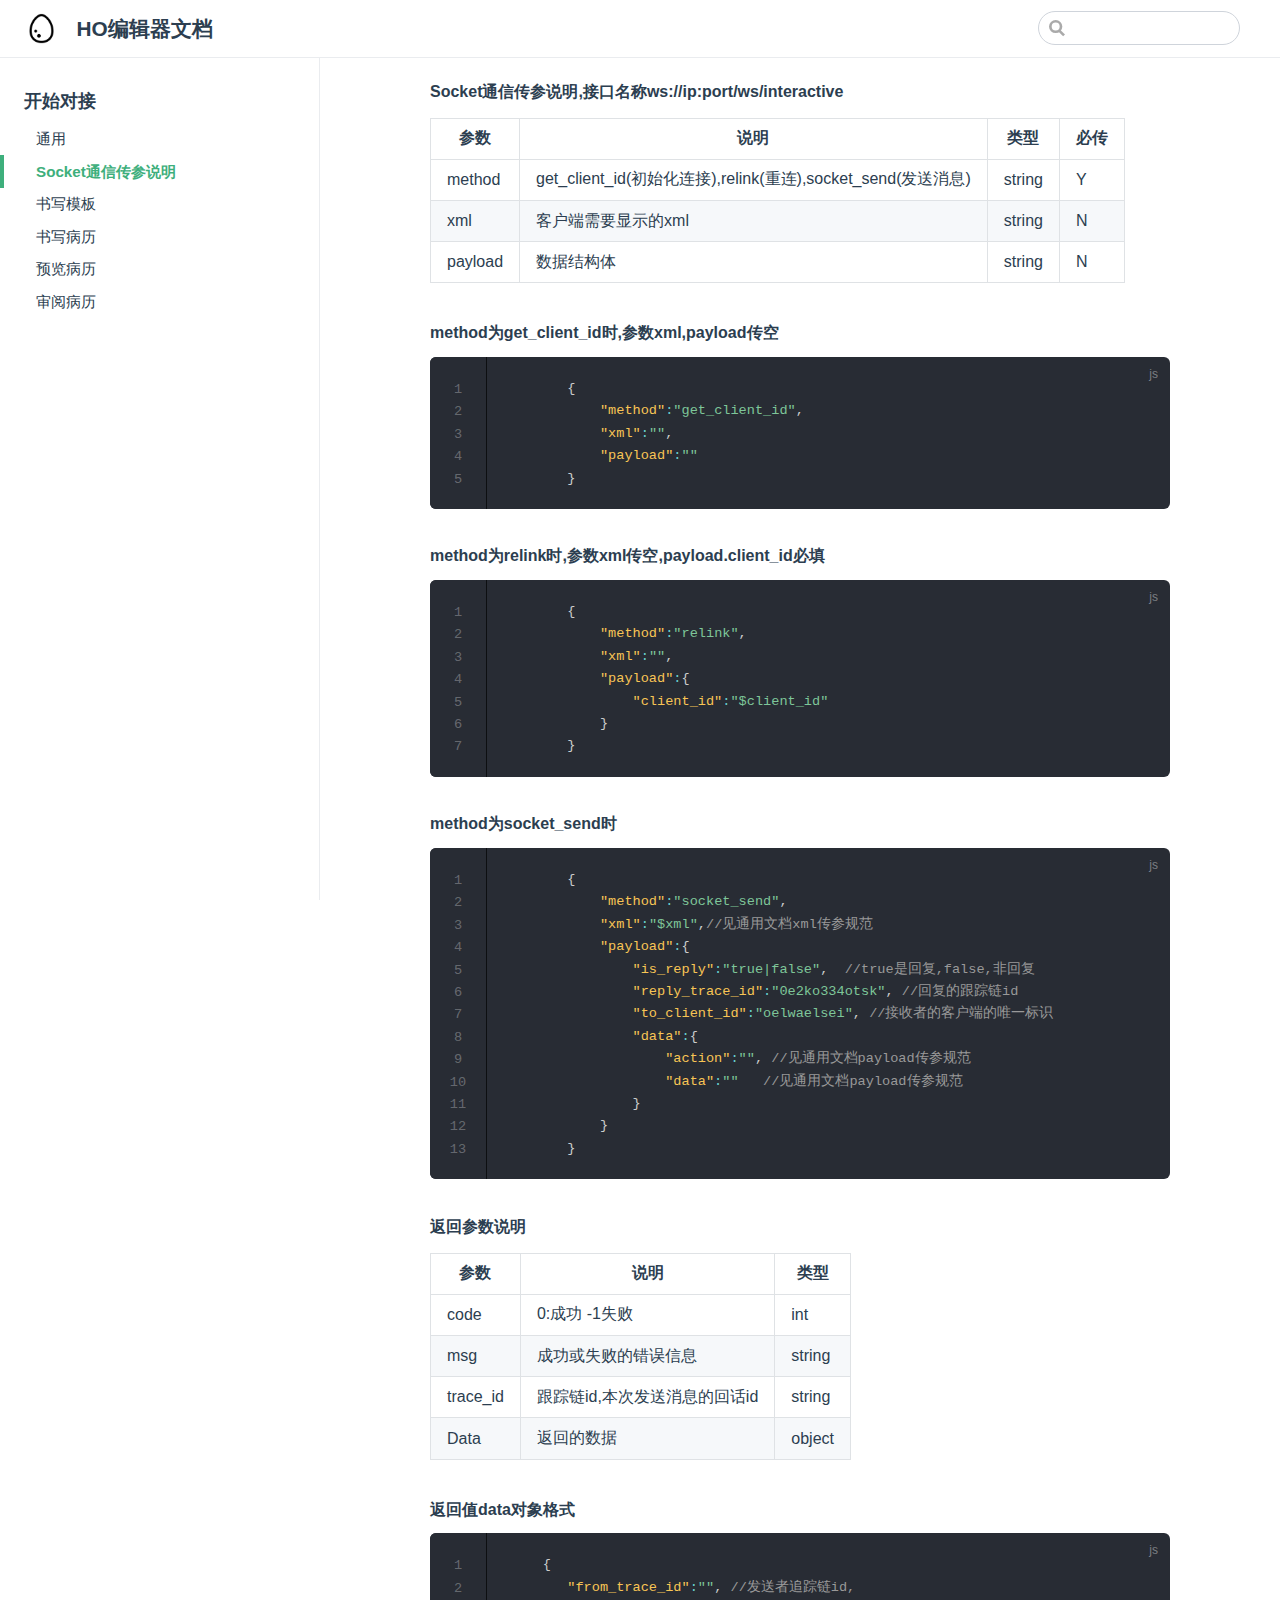
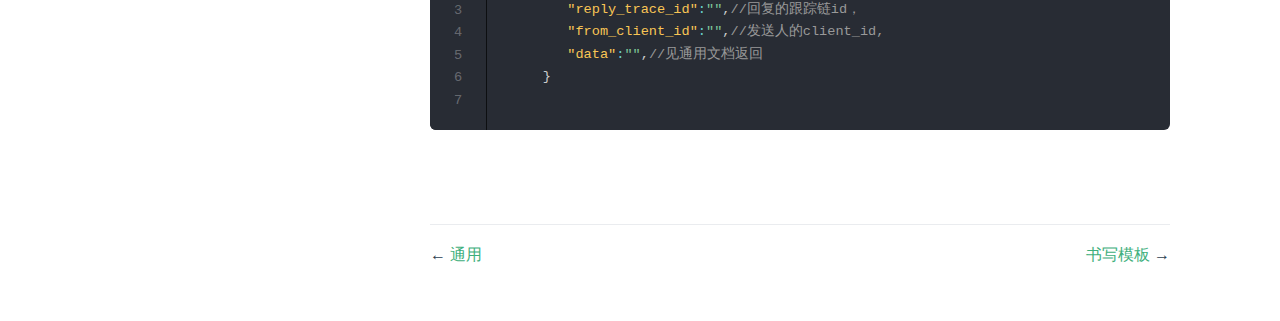
<file: pages/doc/websocket.html>
<!DOCTYPE html>
<html lang="en-US">
  <head>
    <meta charset="utf-8">
    <meta name="viewport" content="width=device-width,initial-scale=1">
    <title>Socket通信传参说明,接口名称ws://ip:port/ws/interactive | HO编辑器文档</title>
    <meta name="generator" content="VuePress 1.9.7">
    <link rel="icon" href="/egg.png">
    <meta name="description" content="HO编辑器对接">
    
    <link rel="preload" href="/assets/css/0.styles.d6ad21ed.css" as="style"><link rel="preload" href="/assets/js/app.0fcfc125.js" as="script"><link rel="preload" href="/assets/js/2.1039e009.js" as="script"><link rel="preload" href="/assets/js/13.85b4afe2.js" as="script"><link rel="prefetch" href="/assets/js/10.118c8d4e.js"><link rel="prefetch" href="/assets/js/11.eb8d83dc.js"><link rel="prefetch" href="/assets/js/12.8b7a7ac3.js"><link rel="prefetch" href="/assets/js/14.a3d30156.js"><link rel="prefetch" href="/assets/js/3.cb90c7cb.js"><link rel="prefetch" href="/assets/js/4.fed29cd2.js"><link rel="prefetch" href="/assets/js/5.c52fa77c.js"><link rel="prefetch" href="/assets/js/6.9c994fff.js"><link rel="prefetch" href="/assets/js/7.ea70617f.js"><link rel="prefetch" href="/assets/js/8.bbb2c67e.js"><link rel="prefetch" href="/assets/js/9.37585f2c.js">
    <link rel="stylesheet" href="/assets/css/0.styles.d6ad21ed.css">
  </head>
  <body>
    <div id="app" data-server-rendered="true"><div class="theme-container"><header class="navbar"><div class="sidebar-button"><svg xmlns="http://www.w3.org/2000/svg" aria-hidden="true" role="img" viewBox="0 0 448 512" class="icon"><path fill="currentColor" d="M436 124H12c-6.627 0-12-5.373-12-12V80c0-6.627 5.373-12 12-12h424c6.627 0 12 5.373 12 12v32c0 6.627-5.373 12-12 12zm0 160H12c-6.627 0-12-5.373-12-12v-32c0-6.627 5.373-12 12-12h424c6.627 0 12 5.373 12 12v32c0 6.627-5.373 12-12 12zm0 160H12c-6.627 0-12-5.373-12-12v-32c0-6.627 5.373-12 12-12h424c6.627 0 12 5.373 12 12v32c0 6.627-5.373 12-12 12z"></path></svg></div> <a href="/" class="home-link router-link-active"><img src="/egg.png" alt="HO编辑器文档" class="logo"> <span class="site-name can-hide">HO编辑器文档</span></a> <div class="links"><div class="search-box"><input aria-label="Search" autocomplete="off" spellcheck="false" value=""> <!----></div> <!----></div></header> <div class="sidebar-mask"></div> <aside class="sidebar"><!---->  <ul class="sidebar-links"><li><section class="sidebar-group depth-0"><p class="sidebar-heading open"><span>开始对接</span> <!----></p> <ul class="sidebar-links sidebar-group-items"><li><a href="/pages/doc/common.html" class="sidebar-link">通用</a></li><li><a href="/pages/doc/websocket.html" aria-current="page" class="active sidebar-link">Socket通信传参说明</a></li><li><a href="/pages/doc/index1.html" class="sidebar-link">书写模板</a></li><li><a href="/pages/doc/index2.html" class="sidebar-link">书写病历</a></li><li><a href="/pages/doc/index3.html" class="sidebar-link">预览病历</a></li><li><a href="/pages/doc/index4.html" class="sidebar-link">审阅病历</a></li></ul></section></li></ul> </aside> <main class="page"> <div class="theme-default-content content__default"><h4 id="socket通信传参说明-接口名称ws-ip-port-ws-interactive"><a href="#socket通信传参说明-接口名称ws-ip-port-ws-interactive" class="header-anchor">#</a> Socket通信传参说明,接口名称ws://ip:port/ws/interactive</h4> <table><thead><tr><th>参数</th> <th>说明</th> <th>类型</th> <th>必传</th></tr></thead> <tbody><tr><td>method</td> <td>get_client_id(初始化连接),relink(重连),socket_send(发送消息)</td> <td>string</td> <td>Y</td></tr> <tr><td>xml</td> <td>客户端需要显示的xml</td> <td>string</td> <td>N</td></tr> <tr><td>payload</td> <td>数据结构体</td> <td>string</td> <td>N</td></tr></tbody></table> <h4 id="method为get-client-id时-参数xml-payload传空"><a href="#method为get-client-id时-参数xml-payload传空" class="header-anchor">#</a> method为get_client_id时,参数xml,payload传空</h4> <div class="language-js line-numbers-mode"><pre class="language-js"><code>        <span class="token punctuation">{</span>
            <span class="token string-property property">&quot;method&quot;</span><span class="token operator">:</span><span class="token string">&quot;get_client_id&quot;</span><span class="token punctuation">,</span>
            <span class="token string-property property">&quot;xml&quot;</span><span class="token operator">:</span><span class="token string">&quot;&quot;</span><span class="token punctuation">,</span>
            <span class="token string-property property">&quot;payload&quot;</span><span class="token operator">:</span><span class="token string">&quot;&quot;</span>
        <span class="token punctuation">}</span>  
</code></pre> <div class="line-numbers-wrapper"><span class="line-number">1</span><br><span class="line-number">2</span><br><span class="line-number">3</span><br><span class="line-number">4</span><br><span class="line-number">5</span><br></div></div><h4 id="method为relink时-参数xml传空-payload-client-id必填"><a href="#method为relink时-参数xml传空-payload-client-id必填" class="header-anchor">#</a> method为relink时,参数xml传空,payload.client_id必填</h4> <div class="language-js line-numbers-mode"><pre class="language-js"><code>        <span class="token punctuation">{</span>
            <span class="token string-property property">&quot;method&quot;</span><span class="token operator">:</span><span class="token string">&quot;relink&quot;</span><span class="token punctuation">,</span>
            <span class="token string-property property">&quot;xml&quot;</span><span class="token operator">:</span><span class="token string">&quot;&quot;</span><span class="token punctuation">,</span>
            <span class="token string-property property">&quot;payload&quot;</span><span class="token operator">:</span><span class="token punctuation">{</span>
                <span class="token string-property property">&quot;client_id&quot;</span><span class="token operator">:</span><span class="token string">&quot;$client_id&quot;</span>
            <span class="token punctuation">}</span>
        <span class="token punctuation">}</span>  
</code></pre> <div class="line-numbers-wrapper"><span class="line-number">1</span><br><span class="line-number">2</span><br><span class="line-number">3</span><br><span class="line-number">4</span><br><span class="line-number">5</span><br><span class="line-number">6</span><br><span class="line-number">7</span><br></div></div><h4 id="method为socket-send时"><a href="#method为socket-send时" class="header-anchor">#</a> method为socket_send时</h4> <div class="language-js line-numbers-mode"><pre class="language-js"><code>        <span class="token punctuation">{</span>
            <span class="token string-property property">&quot;method&quot;</span><span class="token operator">:</span><span class="token string">&quot;socket_send&quot;</span><span class="token punctuation">,</span>
            <span class="token string-property property">&quot;xml&quot;</span><span class="token operator">:</span><span class="token string">&quot;$xml&quot;</span><span class="token punctuation">,</span><span class="token comment">//见通用文档xml传参规范</span>
            <span class="token string-property property">&quot;payload&quot;</span><span class="token operator">:</span><span class="token punctuation">{</span>
                <span class="token string-property property">&quot;is_reply&quot;</span><span class="token operator">:</span><span class="token string">&quot;true|false&quot;</span><span class="token punctuation">,</span>  <span class="token comment">//true是回复,false,非回复</span>
                <span class="token string-property property">&quot;reply_trace_id&quot;</span><span class="token operator">:</span><span class="token string">&quot;0e2ko334otsk&quot;</span><span class="token punctuation">,</span> <span class="token comment">//回复的跟踪链id</span>
                <span class="token string-property property">&quot;to_client_id&quot;</span><span class="token operator">:</span><span class="token string">&quot;oelwaelsei&quot;</span><span class="token punctuation">,</span> <span class="token comment">//接收者的客户端的唯一标识</span>
                <span class="token string-property property">&quot;data&quot;</span><span class="token operator">:</span><span class="token punctuation">{</span>
                    <span class="token string-property property">&quot;action&quot;</span><span class="token operator">:</span><span class="token string">&quot;&quot;</span><span class="token punctuation">,</span> <span class="token comment">//见通用文档payload传参规范</span>
                    <span class="token string-property property">&quot;data&quot;</span><span class="token operator">:</span><span class="token string">&quot;&quot;</span>   <span class="token comment">//见通用文档payload传参规范</span>
                <span class="token punctuation">}</span>
            <span class="token punctuation">}</span>
        <span class="token punctuation">}</span>  
</code></pre> <div class="line-numbers-wrapper"><span class="line-number">1</span><br><span class="line-number">2</span><br><span class="line-number">3</span><br><span class="line-number">4</span><br><span class="line-number">5</span><br><span class="line-number">6</span><br><span class="line-number">7</span><br><span class="line-number">8</span><br><span class="line-number">9</span><br><span class="line-number">10</span><br><span class="line-number">11</span><br><span class="line-number">12</span><br><span class="line-number">13</span><br></div></div><h4 id="返回参数说明"><a href="#返回参数说明" class="header-anchor">#</a> 返回参数说明</h4> <table><thead><tr><th>参数</th> <th>说明</th> <th>类型</th></tr></thead> <tbody><tr><td>code</td> <td>0:成功 -1失败</td> <td>int</td></tr> <tr><td>msg</td> <td>成功或失败的错误信息</td> <td>string</td></tr> <tr><td>trace_id</td> <td>跟踪链id,本次发送消息的回话id</td> <td>string</td></tr> <tr><td>Data</td> <td>返回的数据</td> <td>object</td></tr></tbody></table> <h4 id="返回值data对象格式"><a href="#返回值data对象格式" class="header-anchor">#</a> 返回值data对象格式</h4> <div class="language-js line-numbers-mode"><pre class="language-js"><code>     <span class="token punctuation">{</span>
        <span class="token string-property property">&quot;from_trace_id&quot;</span><span class="token operator">:</span><span class="token string">&quot;&quot;</span><span class="token punctuation">,</span> <span class="token comment">//发送者追踪链id,</span>
        <span class="token string-property property">&quot;reply_trace_id&quot;</span><span class="token operator">:</span><span class="token string">&quot;&quot;</span><span class="token punctuation">,</span><span class="token comment">//回复的跟踪链id，</span>
        <span class="token string-property property">&quot;from_client_id&quot;</span><span class="token operator">:</span><span class="token string">&quot;&quot;</span><span class="token punctuation">,</span><span class="token comment">//发送人的client_id,</span>
        <span class="token string-property property">&quot;data&quot;</span><span class="token operator">:</span><span class="token string">&quot;&quot;</span><span class="token punctuation">,</span><span class="token comment">//见通用文档返回</span>
     <span class="token punctuation">}</span>

</code></pre> <div class="line-numbers-wrapper"><span class="line-number">1</span><br><span class="line-number">2</span><br><span class="line-number">3</span><br><span class="line-number">4</span><br><span class="line-number">5</span><br><span class="line-number">6</span><br><span class="line-number">7</span><br></div></div></div> <footer class="page-edit"><!----> <!----></footer> <div class="page-nav"><p class="inner"><span class="prev">
      ←
      <a href="/pages/doc/common.html" class="prev">
        通用
      </a></span> <span class="next"><a href="/pages/doc/index1.html">
        书写模板
      </a>
      →
    </span></p></div> </main></div><div class="global-ui"></div></div>
    <script src="/assets/js/app.0fcfc125.js" defer></script><script src="/assets/js/2.1039e009.js" defer></script><script src="/assets/js/13.85b4afe2.js" defer></script>
  </body>
</html>
</file>
<file: assets/css/0.styles.d6ad21ed.css>
code[class*=language-],pre[class*=language-]{color:#ccc;background:none;font-family:Consolas,Monaco,Andale Mono,Ubuntu Mono,monospace;font-size:1em;text-align:left;white-space:pre;word-spacing:normal;word-break:normal;word-wrap:normal;line-height:1.5;-moz-tab-size:4;-o-tab-size:4;tab-size:4;-webkit-hyphens:none;hyphens:none}pre[class*=language-]{padding:1em;margin:.5em 0;overflow:auto}:not(pre)>code[class*=language-],pre[class*=language-]{background:#2d2d2d}:not(pre)>code[class*=language-]{padding:.1em;border-radius:.3em;white-space:normal}.token.block-comment,.token.cdata,.token.comment,.token.doctype,.token.prolog{color:#999}.token.punctuation{color:#ccc}.token.attr-name,.token.deleted,.token.namespace,.token.tag{color:#e2777a}.token.function-name{color:#6196cc}.token.boolean,.token.function,.token.number{color:#f08d49}.token.class-name,.token.constant,.token.property,.token.symbol{color:#f8c555}.token.atrule,.token.builtin,.token.important,.token.keyword,.token.selector{color:#cc99cd}.token.attr-value,.token.char,.token.regex,.token.string,.token.variable{color:#7ec699}.token.entity,.token.operator,.token.url{color:#67cdcc}.token.bold,.token.important{font-weight:700}.token.italic{font-style:italic}.token.entity{cursor:help}.token.inserted{color:green}.theme-default-content code{color:#476582;padding:.25rem .5rem;margin:0;font-size:.85em;background-color:rgba(27,31,35,.05);border-radius:3px}.theme-default-content code .token.deleted{color:#ec5975}.theme-default-content code .token.inserted{color:#3eaf7c}.theme-default-content pre,.theme-default-content pre[class*=language-]{line-height:1.4;padding:1.25rem 1.5rem;margin:.85rem 0;background-color:#282c34;border-radius:6px;overflow:auto}.theme-default-content pre[class*=language-] code,.theme-default-content pre code{color:#fff;padding:0;background-color:transparent;border-radius:0}div[class*=language-]{position:relative;background-color:#282c34;border-radius:6px}div[class*=language-] .highlight-lines{-webkit-user-select:none;user-select:none;padding-top:1.3rem;position:absolute;top:0;left:0;width:100%;line-height:1.4}div[class*=language-] .highlight-lines .highlighted{background-color:rgba(0,0,0,.66)}div[class*=language-] pre,div[class*=language-] pre[class*=language-]{background:transparent;position:relative;z-index:1}div[class*=language-]:before{position:absolute;z-index:3;top:.8em;right:1em;font-size:.75rem;color:hsla(0,0%,100%,.4)}div[class*=language-]:not(.line-numbers-mode) .line-numbers-wrapper{display:none}div[class*=language-].line-numbers-mode .highlight-lines .highlighted{position:relative}div[class*=language-].line-numbers-mode .highlight-lines .highlighted:before{content:" ";position:absolute;z-index:3;left:0;top:0;display:block;width:3.5rem;height:100%;background-color:rgba(0,0,0,.66)}div[class*=language-].line-numbers-mode pre{padding-left:4.5rem;vertical-align:middle}div[class*=language-].line-numbers-mode .line-numbers-wrapper{position:absolute;top:0;width:3.5rem;text-align:center;color:hsla(0,0%,100%,.3);padding:1.25rem 0;line-height:1.4}div[class*=language-].line-numbers-mode .line-numbers-wrapper br{-webkit-user-select:none;user-select:none}div[class*=language-].line-numbers-mode .line-numbers-wrapper .line-number{position:relative;z-index:4;-webkit-user-select:none;user-select:none;font-size:.85em}div[class*=language-].line-numbers-mode:after{content:"";position:absolute;z-index:2;top:0;left:0;width:3.5rem;height:100%;border-radius:6px 0 0 6px;border-right:1px solid rgba(0,0,0,.66);background-color:#282c34}div[class~=language-js]:before{content:"js"}div[class~=language-ts]:before{content:"ts"}div[class~=language-html]:before{content:"html"}div[class~=language-md]:before{content:"md"}div[class~=language-vue]:before{content:"vue"}div[class~=language-css]:before{content:"css"}div[class~=language-sass]:before{content:"sass"}div[class~=language-scss]:before{content:"scss"}div[class~=language-less]:before{content:"less"}div[class~=language-stylus]:before{content:"stylus"}div[class~=language-go]:before{content:"go"}div[class~=language-java]:before{content:"java"}div[class~=language-c]:before{content:"c"}div[class~=language-sh]:before{content:"sh"}div[class~=language-yaml]:before{content:"yaml"}div[class~=language-py]:before{content:"py"}div[class~=language-docker]:before{content:"docker"}div[class~=language-dockerfile]:before{content:"dockerfile"}div[class~=language-makefile]:before{content:"makefile"}div[class~=language-javascript]:before{content:"js"}div[class~=language-typescript]:before{content:"ts"}div[class~=language-markup]:before{content:"html"}div[class~=language-markdown]:before{content:"md"}div[class~=language-json]:before{content:"json"}div[class~=language-ruby]:before{content:"rb"}div[class~=language-python]:before{content:"py"}div[class~=language-bash]:before{content:"sh"}div[class~=language-php]:before{content:"php"}.custom-block .custom-block-title{font-weight:600;margin-bottom:-.4rem}.custom-block.danger,.custom-block.tip,.custom-block.warning{padding:.1rem 1.5rem;border-left-width:.5rem;border-left-style:solid;margin:1rem 0}.custom-block.tip{background-color:#f3f5f7;border-color:#42b983}.custom-block.warning{background-color:rgba(255,229,100,.3);border-color:#e7c000;color:#6b5900}.custom-block.warning .custom-block-title{color:#b29400}.custom-block.warning a{color:#2c3e50}.custom-block.danger{background-color:#ffe6e6;border-color:#c00;color:#4d0000}.custom-block.danger .custom-block-title{color:#900}.custom-block.danger a{color:#2c3e50}.custom-block.details{display:block;position:relative;border-radius:2px;margin:1.6em 0;padding:1.6em;background-color:#eee}.custom-block.details h4{margin-top:0}.custom-block.details figure:last-child,.custom-block.details p:last-child{margin-bottom:0;padding-bottom:0}.custom-block.details summary{outline:none;cursor:pointer}.arrow{display:inline-block;width:0;height:0}.arrow.up{border-bottom:6px solid #ccc}.arrow.down,.arrow.up{border-left:4px solid transparent;border-right:4px solid transparent}.arrow.down{border-top:6px solid #ccc}.arrow.right{border-left:6px solid #ccc}.arrow.left,.arrow.right{border-top:4px solid transparent;border-bottom:4px solid transparent}.arrow.left{border-right:6px solid #ccc}.theme-default-content:not(.custom){max-width:740px;margin:0 auto;padding:2rem 2.5rem}@media (max-width:959px){.theme-default-content:not(.custom){padding:2rem}}@media (max-width:419px){.theme-default-content:not(.custom){padding:1.5rem}}.table-of-contents .badge{vertical-align:middle}body,html{padding:0;margin:0;background-color:#fff}body{font-family:-apple-system,BlinkMacSystemFont,Segoe UI,Roboto,Oxygen,Ubuntu,Cantarell,Fira Sans,Droid Sans,Helvetica Neue,sans-serif;-webkit-font-smoothing:antialiased;-moz-osx-font-smoothing:grayscale;font-size:16px;color:#2c3e50}.page{padding-left:20rem}.navbar{z-index:20;right:0;height:3.6rem;background-color:#fff;box-sizing:border-box;border-bottom:1px solid #eaecef}.navbar,.sidebar-mask{position:fixed;top:0;left:0}.sidebar-mask{z-index:9;width:100vw;height:100vh;display:none}.sidebar{font-size:16px;background-color:#fff;width:20rem;position:fixed;z-index:10;margin:0;top:3.6rem;left:0;bottom:0;box-sizing:border-box;border-right:1px solid #eaecef;overflow-y:auto}.theme-default-content:not(.custom)>:first-child{margin-top:3.6rem}.theme-default-content:not(.custom) a:hover{text-decoration:underline}.theme-default-content:not(.custom) p.demo{padding:1rem 1.5rem;border:1px solid #ddd;border-radius:4px}.theme-default-content:not(.custom) img{max-width:100%}.theme-default-content.custom{padding:0;margin:0}.theme-default-content.custom img{max-width:100%}a{font-weight:500;text-decoration:none}a,p a code{color:#3eaf7c}p a code{font-weight:400}kbd{background:#eee;border:.15rem solid #ddd;border-bottom:.25rem solid #ddd;border-radius:.15rem;padding:0 .15em}blockquote{font-size:1rem;color:#999;border-left:.2rem solid #dfe2e5;margin:1rem 0;padding:.25rem 0 .25rem 1rem}blockquote>p{margin:0}ol,ul{padding-left:1.2em}strong{font-weight:600}h1,h2,h3,h4,h5,h6{font-weight:600;line-height:1.25}.theme-default-content:not(.custom)>h1,.theme-default-content:not(.custom)>h2,.theme-default-content:not(.custom)>h3,.theme-default-content:not(.custom)>h4,.theme-default-content:not(.custom)>h5,.theme-default-content:not(.custom)>h6{margin-top:-3.1rem;padding-top:4.6rem;margin-bottom:0}.theme-default-content:not(.custom)>h1:first-child,.theme-default-content:not(.custom)>h2:first-child,.theme-default-content:not(.custom)>h3:first-child,.theme-default-content:not(.custom)>h4:first-child,.theme-default-content:not(.custom)>h5:first-child,.theme-default-content:not(.custom)>h6:first-child{margin-top:-1.5rem;margin-bottom:1rem}.theme-default-content:not(.custom)>h1:first-child+.custom-block,.theme-default-content:not(.custom)>h1:first-child+p,.theme-default-content:not(.custom)>h1:first-child+pre,.theme-default-content:not(.custom)>h2:first-child+.custom-block,.theme-default-content:not(.custom)>h2:first-child+p,.theme-default-content:not(.custom)>h2:first-child+pre,.theme-default-content:not(.custom)>h3:first-child+.custom-block,.theme-default-content:not(.custom)>h3:first-child+p,.theme-default-content:not(.custom)>h3:first-child+pre,.theme-default-content:not(.custom)>h4:first-child+.custom-block,.theme-default-content:not(.custom)>h4:first-child+p,.theme-default-content:not(.custom)>h4:first-child+pre,.theme-default-content:not(.custom)>h5:first-child+.custom-block,.theme-default-content:not(.custom)>h5:first-child+p,.theme-default-content:not(.custom)>h5:first-child+pre,.theme-default-content:not(.custom)>h6:first-child+.custom-block,.theme-default-content:not(.custom)>h6:first-child+p,.theme-default-content:not(.custom)>h6:first-child+pre{margin-top:2rem}h1:focus .header-anchor,h1:hover .header-anchor,h2:focus .header-anchor,h2:hover .header-anchor,h3:focus .header-anchor,h3:hover .header-anchor,h4:focus .header-anchor,h4:hover .header-anchor,h5:focus .header-anchor,h5:hover .header-anchor,h6:focus .header-anchor,h6:hover .header-anchor{opacity:1}h1{font-size:2.2rem}h2{font-size:1.65rem;padding-bottom:.3rem;border-bottom:1px solid #eaecef}h3{font-size:1.35rem}a.header-anchor{font-size:.85em;float:left;margin-left:-.87em;padding-right:.23em;margin-top:.125em;opacity:0}a.header-anchor:focus,a.header-anchor:hover{text-decoration:none}.line-number,code,kbd{font-family:source-code-pro,Menlo,Monaco,Consolas,Courier New,monospace}ol,p,ul{line-height:1.7}hr{border:0;border-top:1px solid #eaecef}table{border-collapse:collapse;margin:1rem 0;display:block;overflow-x:auto}tr{border-top:1px solid #dfe2e5}tr:nth-child(2n){background-color:#f6f8fa}td,th{border:1px solid #dfe2e5;padding:.6em 1em}.theme-container.sidebar-open .sidebar-mask{display:block}.theme-container.no-navbar .theme-default-content:not(.custom)>h1,.theme-container.no-navbar h2,.theme-container.no-navbar h3,.theme-container.no-navbar h4,.theme-container.no-navbar h5,.theme-container.no-navbar h6{margin-top:1.5rem;padding-top:0}.theme-container.no-navbar .sidebar{top:0}@media (min-width:720px){.theme-container.no-sidebar .sidebar{display:none}.theme-container.no-sidebar .page{padding-left:0}}@media (max-width:959px){.sidebar{font-size:15px;width:16.4rem}.page{padding-left:16.4rem}}@media (max-width:719px){.sidebar{top:0;padding-top:3.6rem;transform:translateX(-100%);transition:transform .2s ease}.page{padding-left:0}.theme-container.sidebar-open .sidebar{transform:translateX(0)}.theme-container.no-navbar .sidebar{padding-top:0}}@media (max-width:419px){h1{font-size:1.9rem}.theme-default-content div[class*=language-]{margin:.85rem -1.5rem;border-radius:0}}#nprogress{pointer-events:none}#nprogress .bar{background:#3eaf7c;position:fixed;z-index:1031;top:0;left:0;width:100%;height:2px}#nprogress .peg{display:block;position:absolute;right:0;width:100px;height:100%;box-shadow:0 0 10px #3eaf7c,0 0 5px #3eaf7c;opacity:1;transform:rotate(3deg) translateY(-4px)}#nprogress .spinner{display:block;position:fixed;z-index:1031;top:15px;right:15px}#nprogress .spinner-icon{width:18px;height:18px;box-sizing:border-box;border-color:#3eaf7c transparent transparent #3eaf7c;border-style:solid;border-width:2px;border-radius:50%;animation:nprogress-spinner .4s linear infinite}.nprogress-custom-parent{overflow:hidden;position:relative}.nprogress-custom-parent #nprogress .bar,.nprogress-custom-parent #nprogress .spinner{position:absolute}@keyframes nprogress-spinner{0%{transform:rotate(0deg)}to{transform:rotate(1turn)}}.icon.outbound{color:#aaa;display:inline-block;vertical-align:middle;position:relative;top:-1px}.sr-only{position:absolute;width:1px;height:1px;padding:0;margin:-1px;overflow:hidden;clip:rect(0,0,0,0);white-space:nowrap;border-width:0}.home{padding:3.6rem 2rem 0;max-width:960px;margin:0 auto;display:block}.home .hero{text-align:center}.home .hero img{max-width:100%;max-height:280px;display:block;margin:3rem auto 1.5rem}.home .hero h1{font-size:3rem}.home .hero .action,.home .hero .description,.home .hero h1{margin:1.8rem auto}.home .hero .description{max-width:35rem;font-size:1.6rem;line-height:1.3;color:#6a8bad}.home .hero .action-button{display:inline-block;font-size:1.2rem;color:#fff;background-color:#3eaf7c;padding:.8rem 1.6rem;border-radius:4px;transition:background-color .1s ease;box-sizing:border-box;border-bottom:1px solid #389d70}.home .hero .action-button:hover{background-color:#4abf8a}.home .features{border-top:1px solid #eaecef;padding:1.2rem 0;margin-top:2.5rem;display:flex;flex-wrap:wrap;align-items:flex-start;align-content:stretch;justify-content:space-between}.home .feature{flex-grow:1;flex-basis:30%;max-width:30%}.home .feature h2{font-size:1.4rem;font-weight:500;border-bottom:none;padding-bottom:0;color:#3a5169}.home .feature p{color:#4e6e8e}.home .footer{padding:2.5rem;border-top:1px solid #eaecef;text-align:center;color:#4e6e8e}@media (max-width:719px){.home .features{flex-direction:column}.home .feature{max-width:100%;padding:0 2.5rem}}@media (max-width:419px){.home{padding-left:1.5rem;padding-right:1.5rem}.home .hero img{max-height:210px;margin:2rem auto 1.2rem}.home .hero h1{font-size:2rem}.home .hero .action,.home .hero .description,.home .hero h1{margin:1.2rem auto}.home .hero .description{font-size:1.2rem}.home .hero .action-button{font-size:1rem;padding:.6rem 1.2rem}.home .feature h2{font-size:1.25rem}}.search-box{display:inline-block;position:relative;margin-right:1rem}.search-box input{cursor:text;width:10rem;height:2rem;color:#4e6e8e;display:inline-block;border:1px solid #cfd4db;border-radius:2rem;font-size:.9rem;line-height:2rem;padding:0 .5rem 0 2rem;outline:none;transition:all .2s ease;background:#fff url(/assets/img/search.83621669.svg) .6rem .5rem no-repeat;background-size:1rem}.search-box input:focus{cursor:auto;border-color:#3eaf7c}.search-box .suggestions{background:#fff;width:20rem;position:absolute;top:2rem;border:1px solid #cfd4db;border-radius:6px;padding:.4rem;list-style-type:none}.search-box .suggestions.align-right{right:0}.search-box .suggestion{line-height:1.4;padding:.4rem .6rem;border-radius:4px;cursor:pointer}.search-box .suggestion a{white-space:normal;color:#5d82a6}.search-box .suggestion a .page-title{font-weight:600}.search-box .suggestion a .header{font-size:.9em;margin-left:.25em}.search-box .suggestion.focused{background-color:#f3f4f5}.search-box .suggestion.focused a{color:#3eaf7c}@media (max-width:959px){.search-box input{cursor:pointer;width:0;border-color:transparent;position:relative}.search-box input:focus{cursor:text;left:0;width:10rem}}@media (-ms-high-contrast:none){.search-box input{height:2rem}}@media (max-width:959px) and (min-width:719px){.search-box .suggestions{left:0}}@media (max-width:719px){.search-box{margin-right:0}.search-box input{left:1rem}.search-box .suggestions{right:0}}@media (max-width:419px){.search-box .suggestions{width:calc(100vw - 4rem)}.search-box input:focus{width:8rem}}.sidebar-button{cursor:pointer;display:none;width:1.25rem;height:1.25rem;position:absolute;padding:.6rem;top:.6rem;left:1rem}.sidebar-button .icon{display:block;width:1.25rem;height:1.25rem}@media (max-width:719px){.sidebar-button{display:block}}.dropdown-enter,.dropdown-leave-to{height:0!important}.dropdown-wrapper{cursor:pointer}.dropdown-wrapper .dropdown-title,.dropdown-wrapper .mobile-dropdown-title{display:block;font-size:.9rem;font-family:inherit;cursor:inherit;padding:inherit;line-height:1.4rem;background:transparent;border:none;font-weight:500;color:#2c3e50}.dropdown-wrapper .dropdown-title:hover,.dropdown-wrapper .mobile-dropdown-title:hover{border-color:transparent}.dropdown-wrapper .dropdown-title .arrow,.dropdown-wrapper .mobile-dropdown-title .arrow{vertical-align:middle;margin-top:-1px;margin-left:.4rem}.dropdown-wrapper .mobile-dropdown-title{display:none;font-weight:600}.dropdown-wrapper .mobile-dropdown-title font-size inherit:hover{color:#3eaf7c}.dropdown-wrapper .nav-dropdown .dropdown-item{color:inherit;line-height:1.7rem}.dropdown-wrapper .nav-dropdown .dropdown-item h4{margin:.45rem 0 0;border-top:1px solid #eee;padding:1rem 1.5rem .45rem 1.25rem}.dropdown-wrapper .nav-dropdown .dropdown-item .dropdown-subitem-wrapper{padding:0;list-style:none}.dropdown-wrapper .nav-dropdown .dropdown-item .dropdown-subitem-wrapper .dropdown-subitem{font-size:.9em}.dropdown-wrapper .nav-dropdown .dropdown-item a{display:block;line-height:1.7rem;position:relative;border-bottom:none;font-weight:400;margin-bottom:0;padding:0 1.5rem 0 1.25rem}.dropdown-wrapper .nav-dropdown .dropdown-item a.router-link-active,.dropdown-wrapper .nav-dropdown .dropdown-item a:hover{color:#3eaf7c}.dropdown-wrapper .nav-dropdown .dropdown-item a.router-link-active:after{content:"";width:0;height:0;border-left:5px solid #3eaf7c;border-top:3px solid transparent;border-bottom:3px solid transparent;position:absolute;top:calc(50% - 2px);left:9px}.dropdown-wrapper .nav-dropdown .dropdown-item:first-child h4{margin-top:0;padding-top:0;border-top:0}@media (max-width:719px){.dropdown-wrapper.open .dropdown-title{margin-bottom:.5rem}.dropdown-wrapper .dropdown-title{display:none}.dropdown-wrapper .mobile-dropdown-title{display:block}.dropdown-wrapper .nav-dropdown{transition:height .1s ease-out;overflow:hidden}.dropdown-wrapper .nav-dropdown .dropdown-item h4{border-top:0;margin-top:0;padding-top:0}.dropdown-wrapper .nav-dropdown .dropdown-item>a,.dropdown-wrapper .nav-dropdown .dropdown-item h4{font-size:15px;line-height:2rem}.dropdown-wrapper .nav-dropdown .dropdown-item .dropdown-subitem{font-size:14px;padding-left:1rem}}@media (min-width:719px){.dropdown-wrapper{height:1.8rem}.dropdown-wrapper.open .nav-dropdown,.dropdown-wrapper:hover .nav-dropdown{display:block!important}.dropdown-wrapper.open:blur{display:none}.dropdown-wrapper .nav-dropdown{display:none;height:auto!important;box-sizing:border-box;max-height:calc(100vh - 2.7rem);overflow-y:auto;position:absolute;top:100%;right:0;background-color:#fff;padding:.6rem 0;border:1px solid;border-color:#ddd #ddd #ccc;text-align:left;border-radius:.25rem;white-space:nowrap;margin:0}}.nav-links{display:inline-block}.nav-links a{line-height:1.4rem;color:inherit}.nav-links a.router-link-active,.nav-links a:hover{color:#3eaf7c}.nav-links .nav-item{position:relative;display:inline-block;margin-left:1.5rem;line-height:2rem}.nav-links .nav-item:first-child{margin-left:0}.nav-links .repo-link{margin-left:1.5rem}@media (max-width:719px){.nav-links .nav-item,.nav-links .repo-link{margin-left:0}}@media (min-width:719px){.nav-links a.router-link-active,.nav-links a:hover{color:#2c3e50}.nav-item>a:not(.external).router-link-active,.nav-item>a:not(.external):hover{margin-bottom:-2px;border-bottom:2px solid #46bd87}}.navbar{padding:.7rem 1.5rem;line-height:2.2rem}.navbar a,.navbar img,.navbar span{display:inline-block}.navbar .logo{height:2.2rem;min-width:2.2rem;margin-right:.8rem;vertical-align:top}.navbar .site-name{font-size:1.3rem;font-weight:600;color:#2c3e50;position:relative}.navbar .links{padding-left:1.5rem;box-sizing:border-box;background-color:#fff;white-space:nowrap;font-size:.9rem;position:absolute;right:1.5rem;top:.7rem;display:flex}.navbar .links .search-box{flex:0 0 auto;vertical-align:top}@media (max-width:719px){.navbar{padding-left:4rem}.navbar .can-hide{display:none}.navbar .links{padding-left:1.5rem}.navbar .site-name{width:calc(100vw - 9.4rem);overflow:hidden;white-space:nowrap;text-overflow:ellipsis}}.page-edit{max-width:740px;margin:0 auto;padding:2rem 2.5rem}@media (max-width:959px){.page-edit{padding:2rem}}@media (max-width:419px){.page-edit{padding:1.5rem}}.page-edit{padding-top:1rem;padding-bottom:1rem;overflow:auto}.page-edit .edit-link{display:inline-block}.page-edit .edit-link a{color:#4e6e8e;margin-right:.25rem}.page-edit .last-updated{float:right;font-size:.9em}.page-edit .last-updated .prefix{font-weight:500;color:#4e6e8e}.page-edit .last-updated .time{font-weight:400;color:#767676}@media (max-width:719px){.page-edit .edit-link{margin-bottom:.5rem}.page-edit .last-updated{font-size:.8em;float:none;text-align:left}}.page-nav{max-width:740px;margin:0 auto;padding:2rem 2.5rem}@media (max-width:959px){.page-nav{padding:2rem}}@media (max-width:419px){.page-nav{padding:1.5rem}}.page-nav{padding-top:1rem;padding-bottom:0}.page-nav .inner{min-height:2rem;margin-top:0;border-top:1px solid #eaecef;padding-top:1rem;overflow:auto}.page-nav .next{float:right}.page{padding-bottom:2rem;display:block}.sidebar-group .sidebar-group{padding-left:.5em}.sidebar-group:not(.collapsable) .sidebar-heading:not(.clickable){cursor:auto;color:inherit}.sidebar-group.is-sub-group{padding-left:0}.sidebar-group.is-sub-group>.sidebar-heading{font-size:.95em;line-height:1.4;font-weight:400;padding-left:2rem}.sidebar-group.is-sub-group>.sidebar-heading:not(.clickable){opacity:.5}.sidebar-group.is-sub-group>.sidebar-group-items{padding-left:1rem}.sidebar-group.is-sub-group>.sidebar-group-items>li>.sidebar-link{font-size:.95em;border-left:none}.sidebar-group.depth-2>.sidebar-heading{border-left:none}.sidebar-heading{color:#2c3e50;transition:color .15s ease;cursor:pointer;font-size:1.1em;font-weight:700;padding:.35rem 1.5rem .35rem 1.25rem;width:100%;box-sizing:border-box;margin:0;border-left:.25rem solid transparent}.sidebar-heading.open,.sidebar-heading:hover{color:inherit}.sidebar-heading .arrow{position:relative;top:-.12em;left:.5em}.sidebar-heading.clickable.active{font-weight:600;color:#3eaf7c;border-left-color:#3eaf7c}.sidebar-heading.clickable:hover{color:#3eaf7c}.sidebar-group-items{transition:height .1s ease-out;font-size:.95em;overflow:hidden}.sidebar .sidebar-sub-headers{padding-left:1rem;font-size:.95em}a.sidebar-link{font-size:1em;font-weight:400;display:inline-block;color:#2c3e50;border-left:.25rem solid transparent;padding:.35rem 1rem .35rem 1.25rem;line-height:1.4;width:100%;box-sizing:border-box}a.sidebar-link:hover{color:#3eaf7c}a.sidebar-link.active{font-weight:600;color:#3eaf7c;border-left-color:#3eaf7c}.sidebar-group a.sidebar-link{padding-left:2rem}.sidebar-sub-headers a.sidebar-link{padding-top:.25rem;padding-bottom:.25rem;border-left:none}.sidebar-sub-headers a.sidebar-link.active{font-weight:500}.sidebar ul{padding:0;margin:0;list-style-type:none}.sidebar a{display:inline-block}.sidebar .nav-links{display:none;border-bottom:1px solid #eaecef;padding:.5rem 0 .75rem}.sidebar .nav-links a{font-weight:600}.sidebar .nav-links .nav-item,.sidebar .nav-links .repo-link{display:block;line-height:1.25rem;font-size:1.1em;padding:.5rem 0 .5rem 1.5rem}.sidebar>.sidebar-links{padding:1.5rem 0}.sidebar>.sidebar-links>li>a.sidebar-link{font-size:1.1em;line-height:1.7;font-weight:700}.sidebar>.sidebar-links>li:not(:first-child){margin-top:.75rem}@media (max-width:719px){.sidebar .nav-links{display:block}.sidebar .nav-links .dropdown-wrapper .nav-dropdown .dropdown-item a.router-link-active:after{top:calc(1rem - 2px)}.sidebar>.sidebar-links{padding:1rem 0}}.badge[data-v-15b7b770]{display:inline-block;font-size:14px;height:18px;line-height:18px;border-radius:3px;padding:0 6px;color:#fff}.badge.green[data-v-15b7b770],.badge.tip[data-v-15b7b770],.badge[data-v-15b7b770]{background-color:#42b983}.badge.error[data-v-15b7b770]{background-color:#da5961}.badge.warn[data-v-15b7b770],.badge.warning[data-v-15b7b770],.badge.yellow[data-v-15b7b770]{background-color:#e7c000}.badge+.badge[data-v-15b7b770]{margin-left:5px}.theme-code-block[data-v-759a7d02]{display:none}.theme-code-block__active[data-v-759a7d02]{display:block}.theme-code-block>pre[data-v-759a7d02]{background-color:orange}.theme-code-group__nav[data-v-deefee04]{margin-bottom:-35px;background-color:#282c34;padding-bottom:22px;border-top-left-radius:6px;border-top-right-radius:6px;padding-left:10px;padding-top:10px}.theme-code-group__ul[data-v-deefee04]{margin:auto 0;padding-left:0;display:inline-flex;list-style:none}.theme-code-group__nav-tab[data-v-deefee04]{border:0;padding:5px;cursor:pointer;background-color:transparent;font-size:.85em;line-height:1.4;color:hsla(0,0%,100%,.9);font-weight:600}.theme-code-group__nav-tab-active[data-v-deefee04]{border-bottom:1px solid #42b983}.pre-blank[data-v-deefee04]{color:#42b983}
</file>
